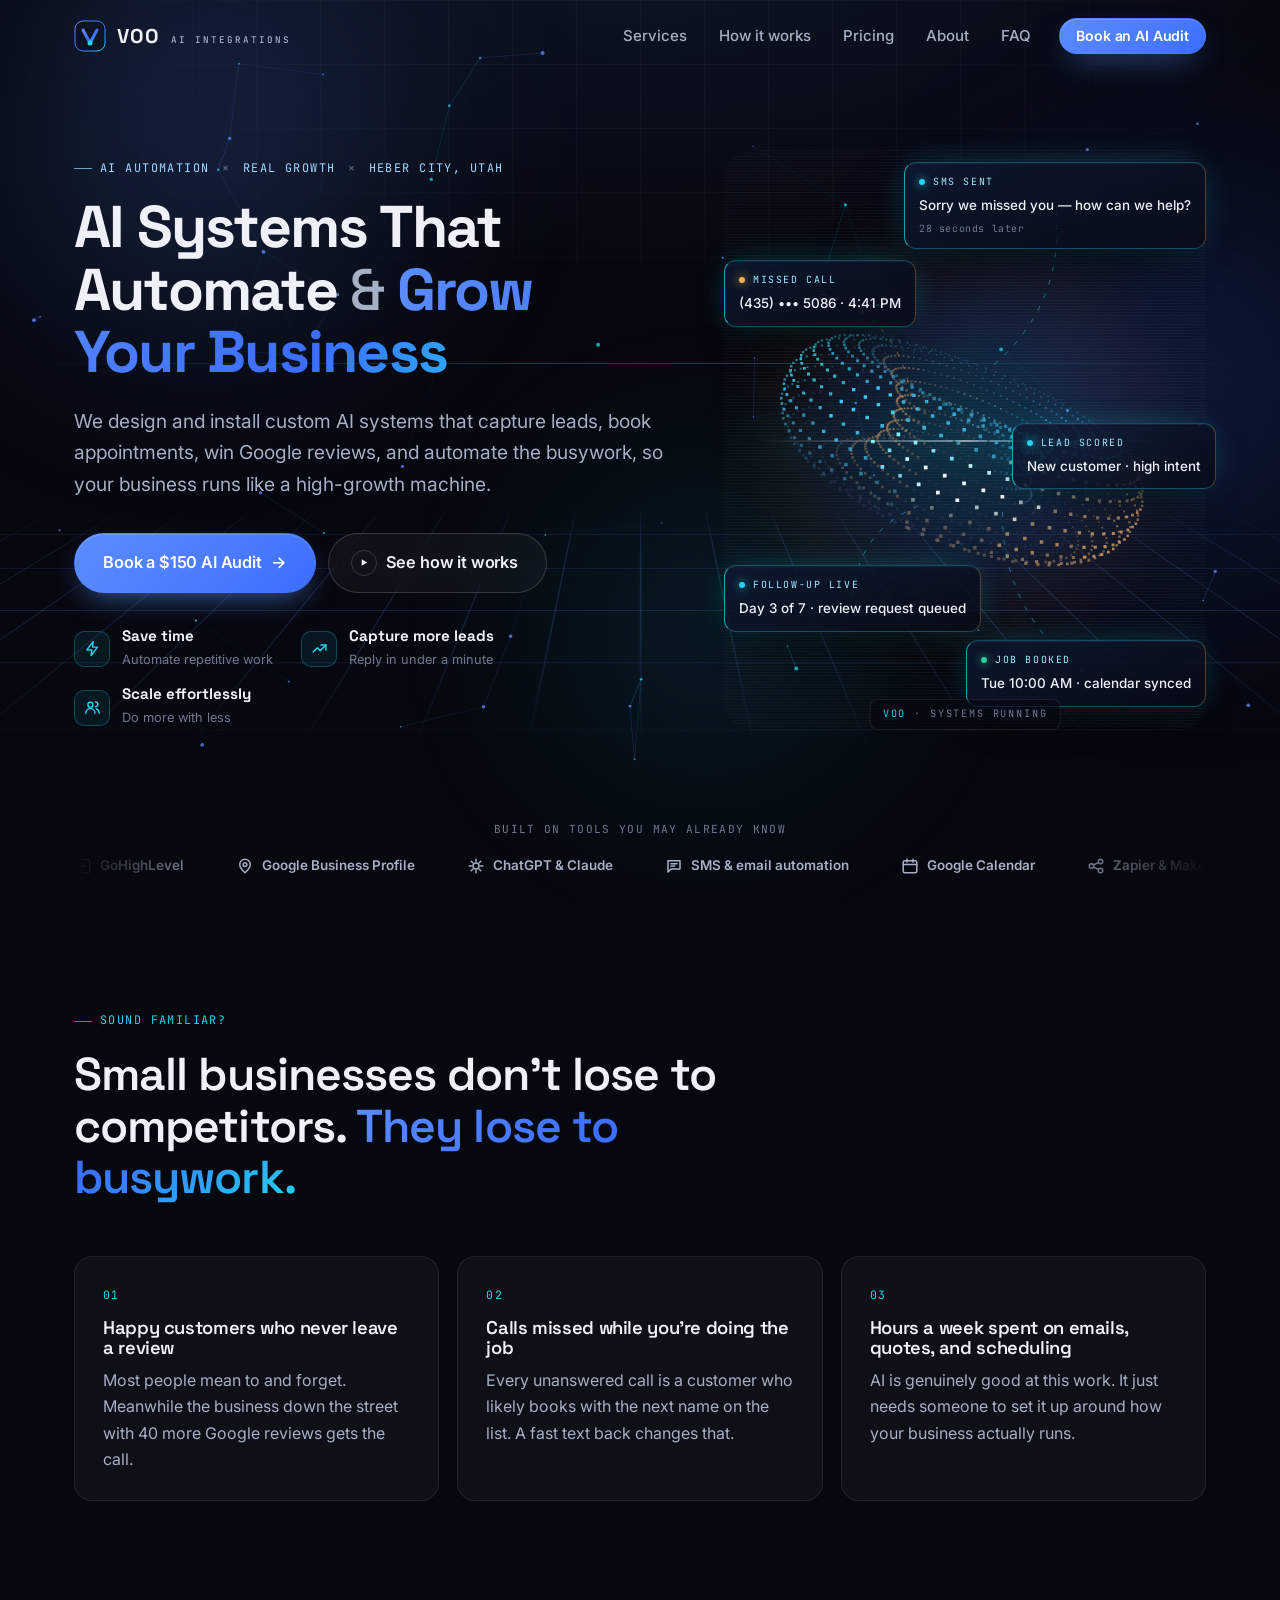
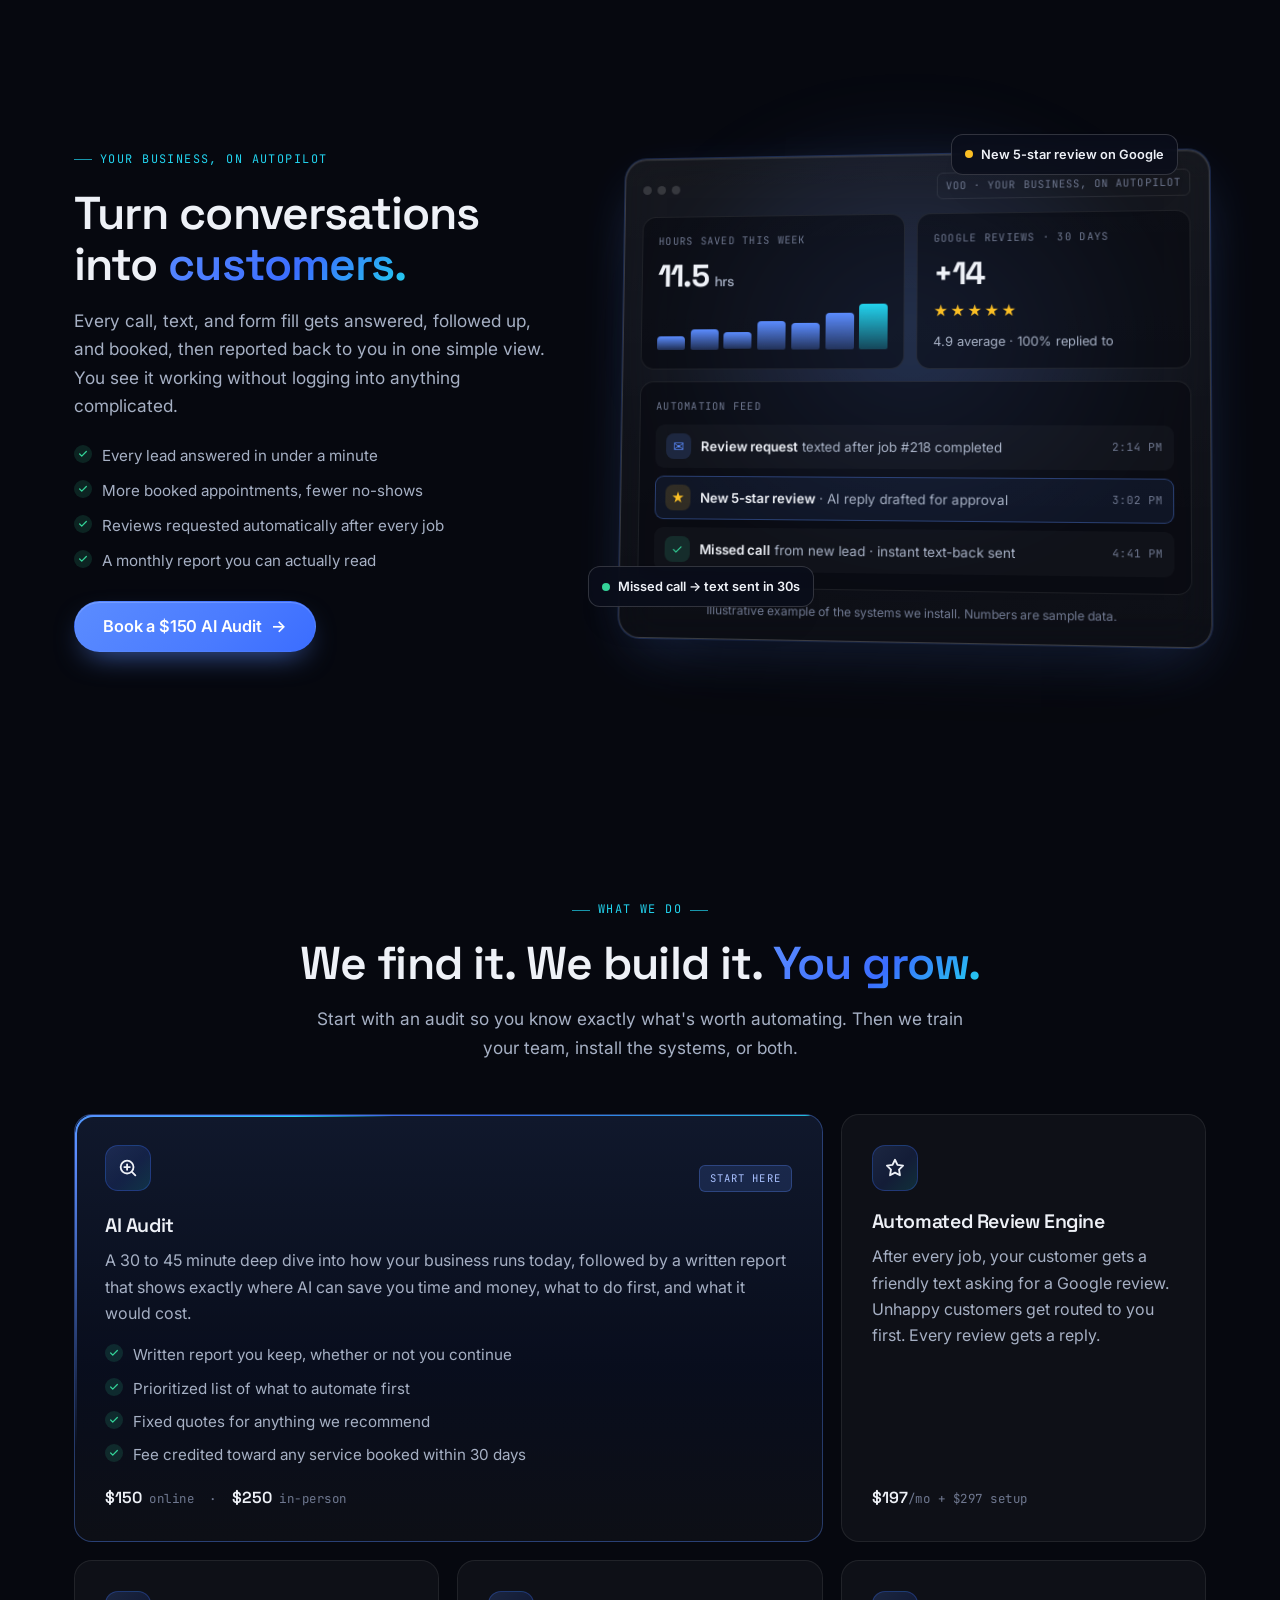
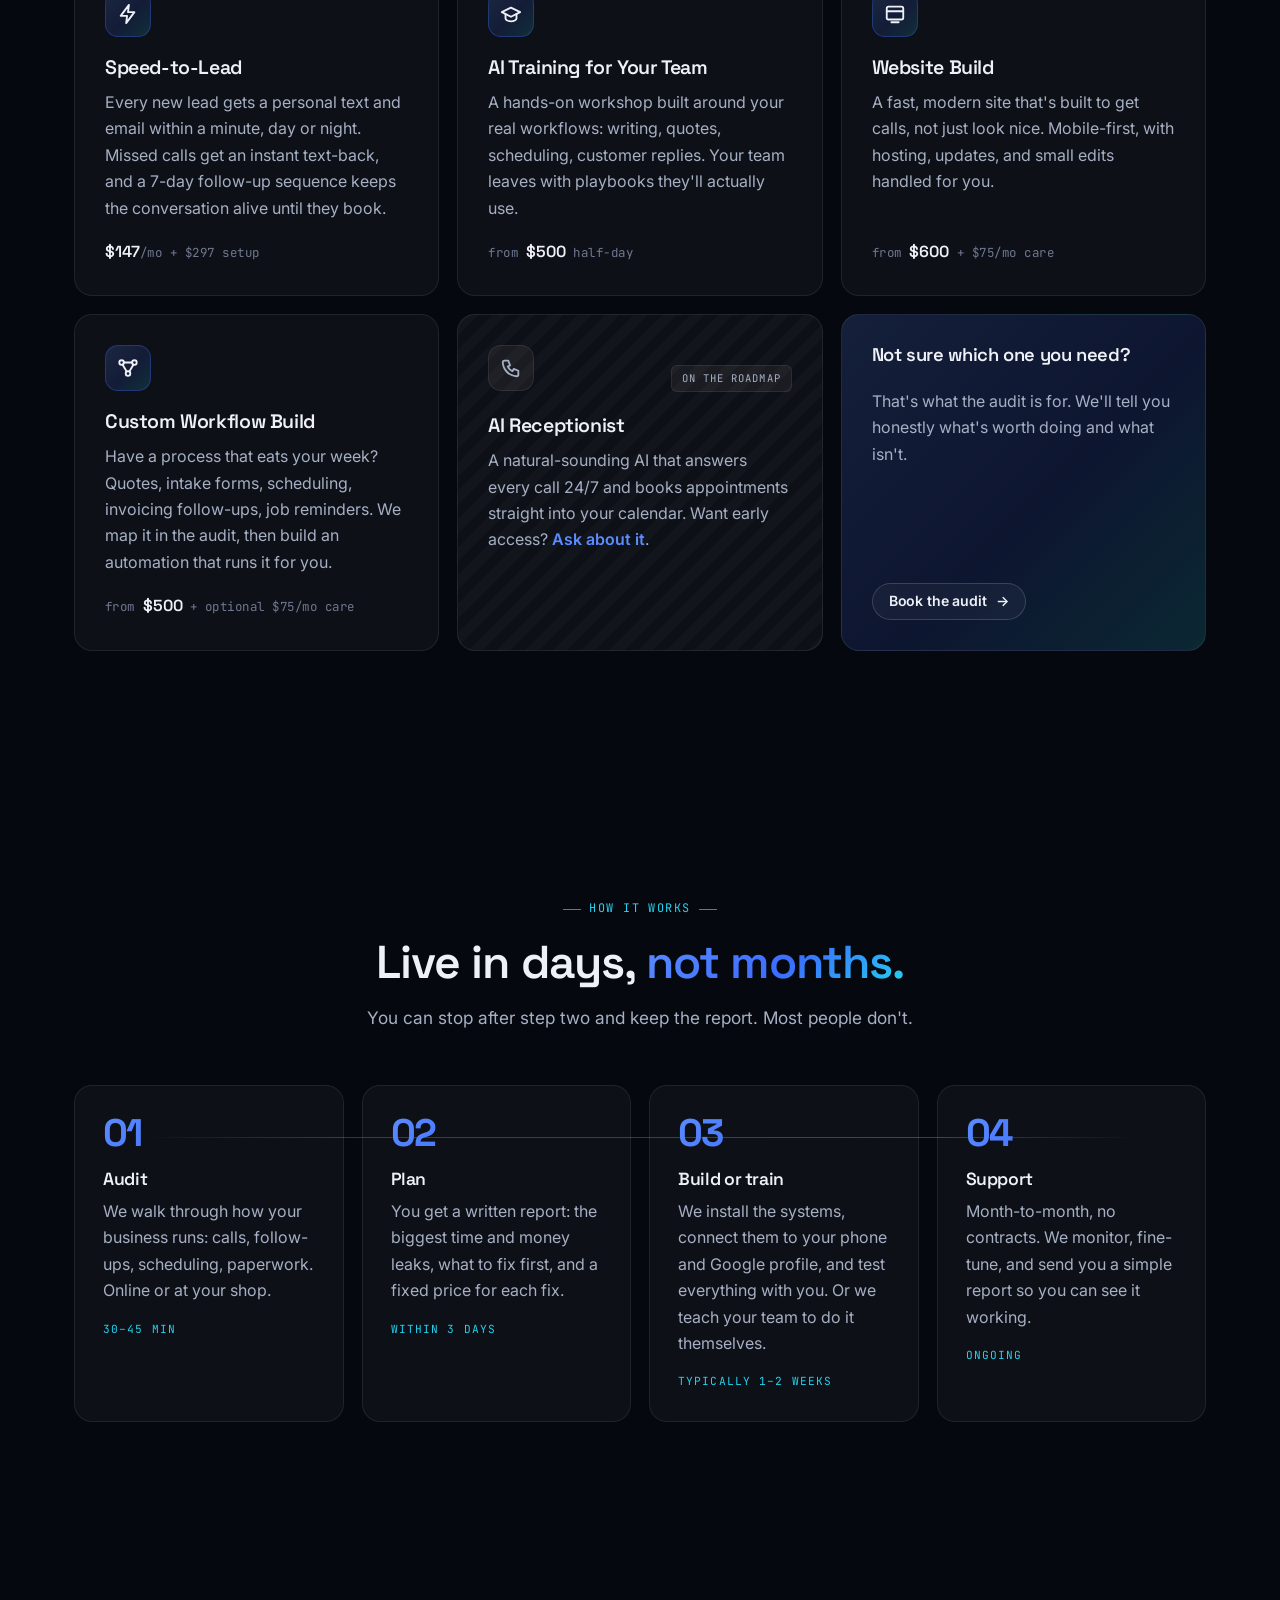
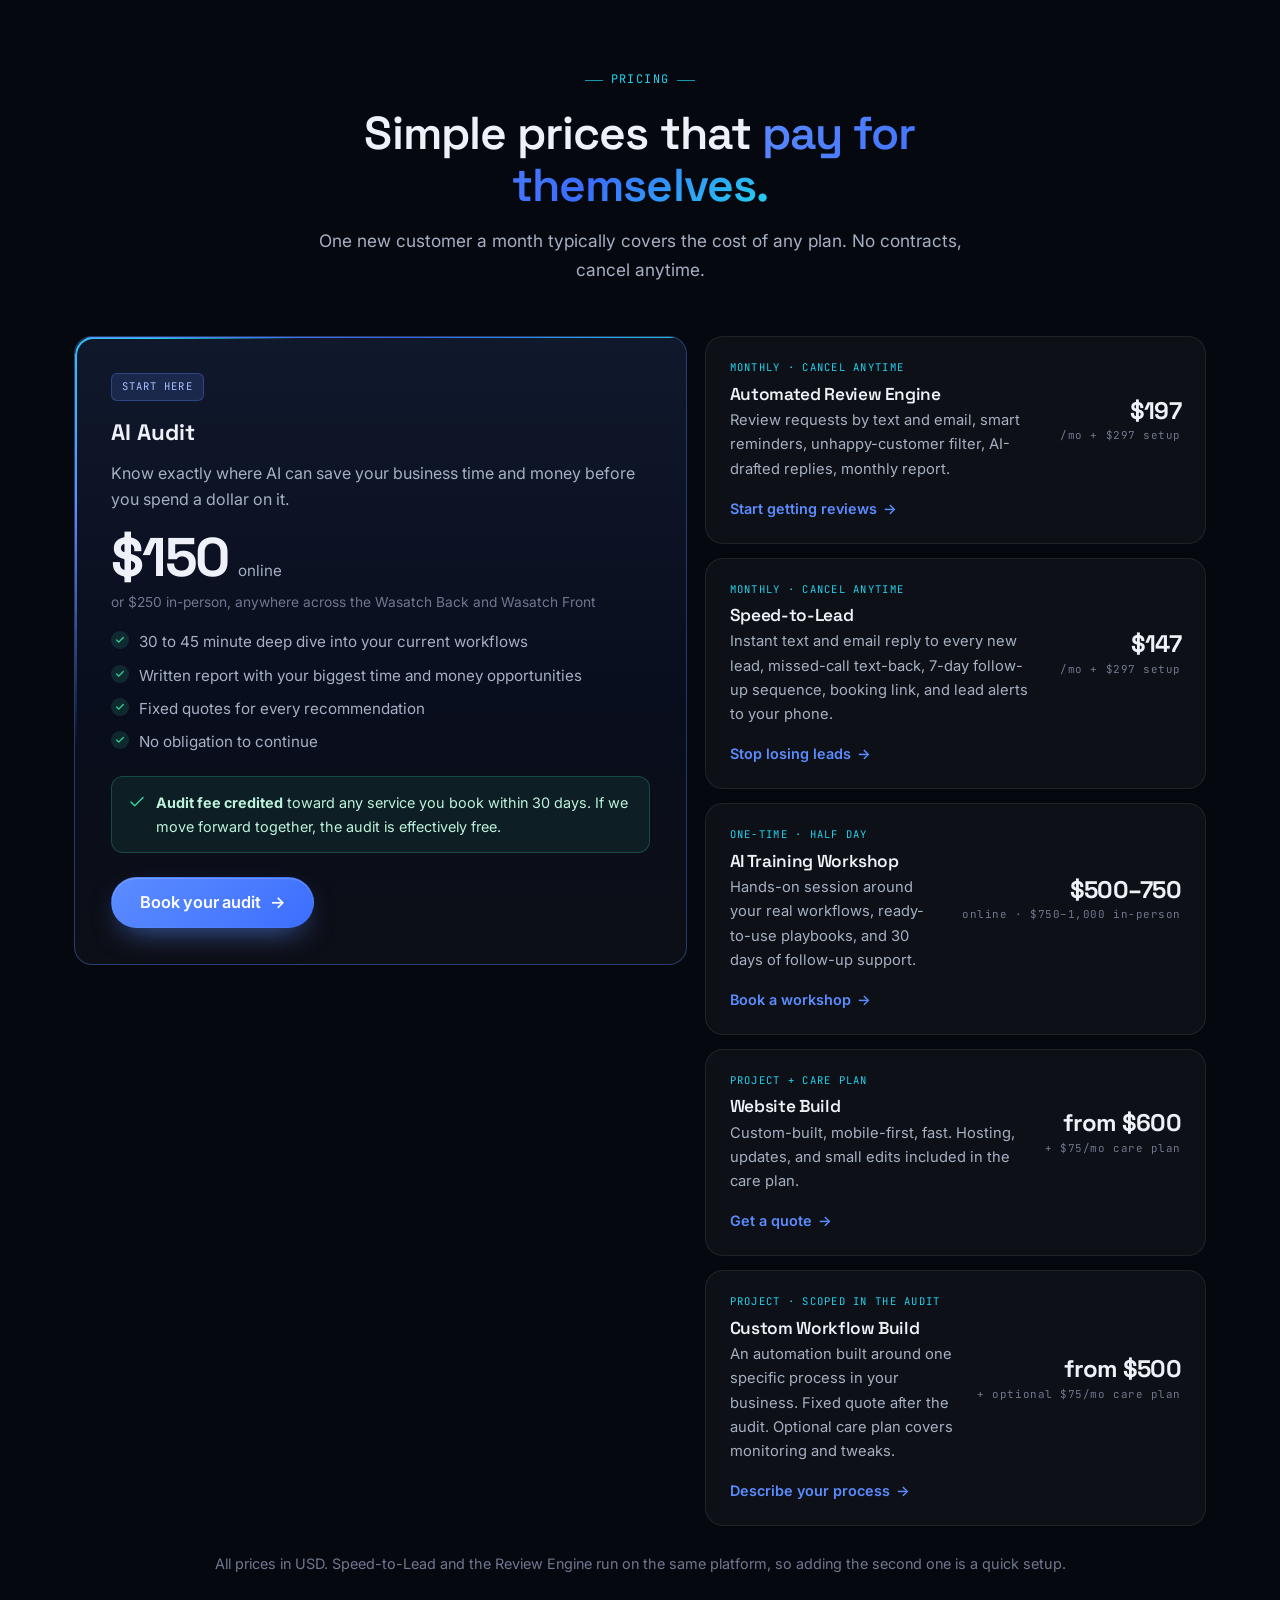
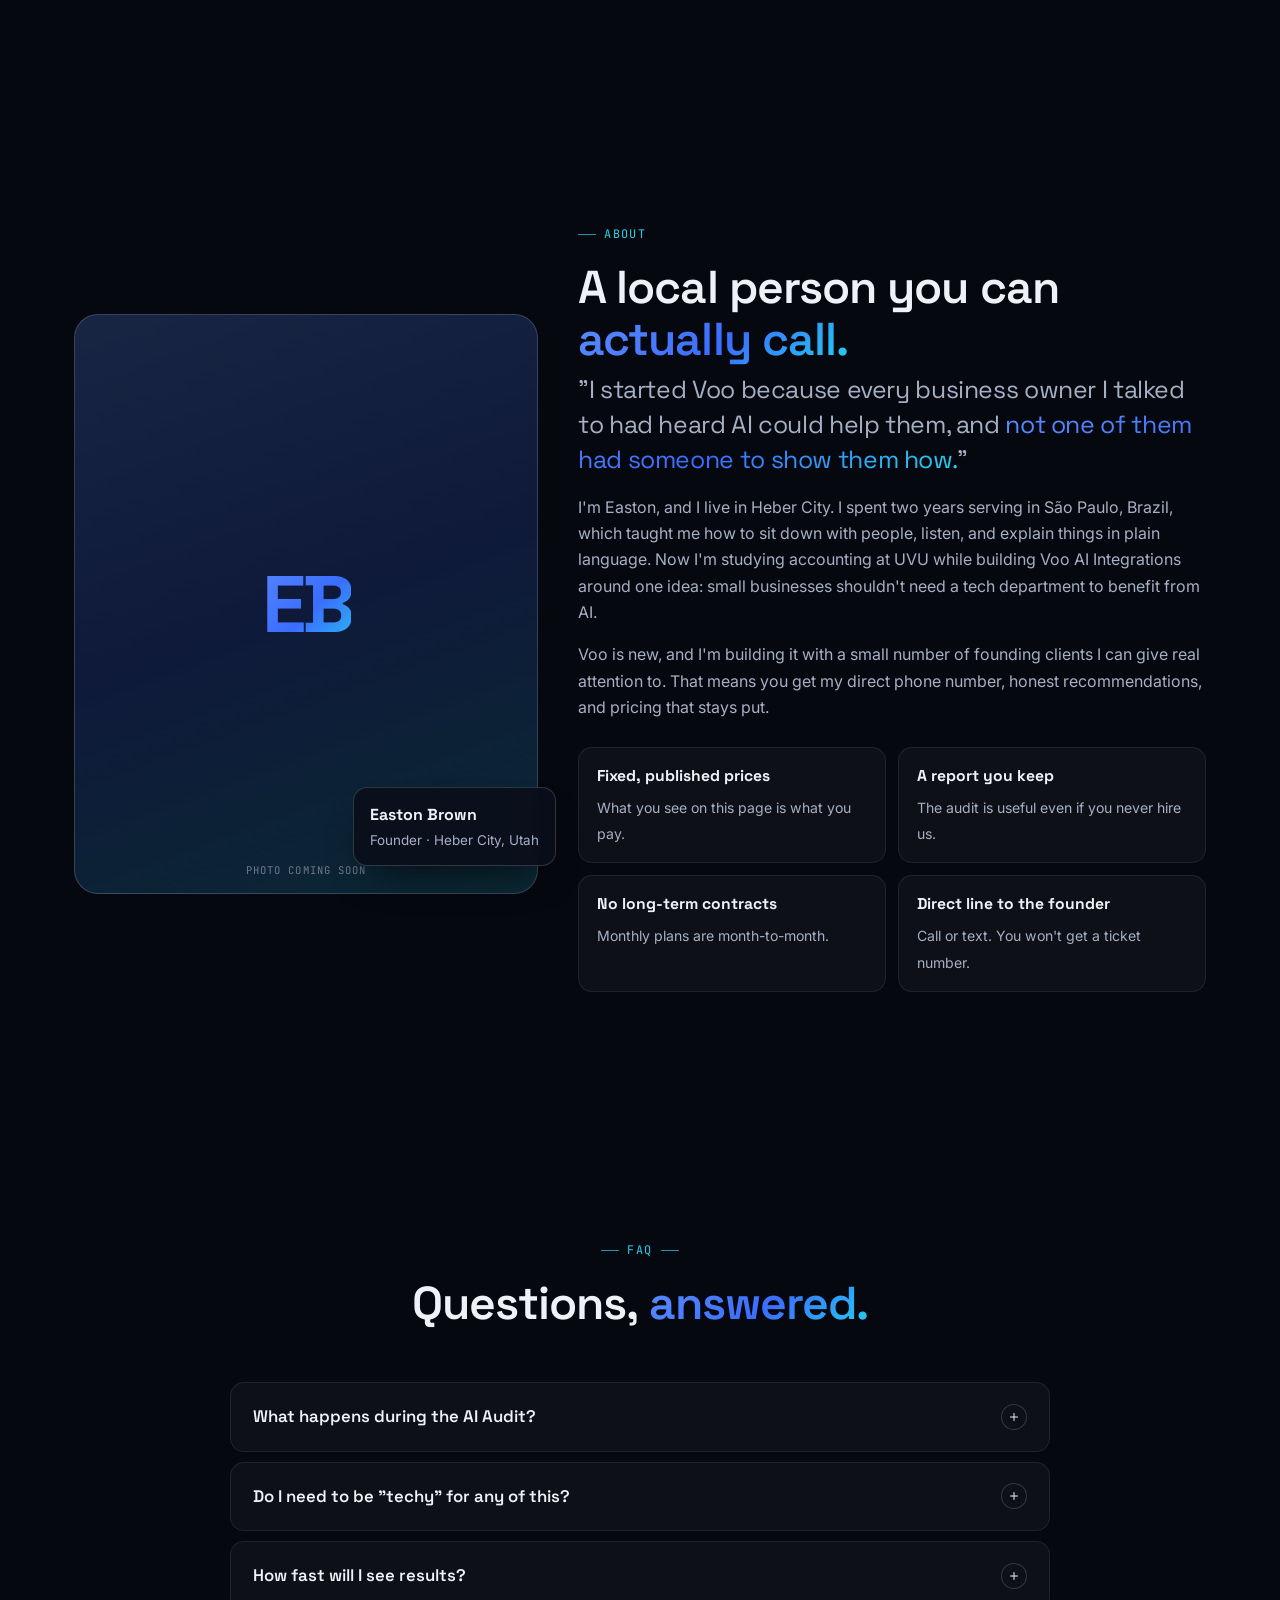
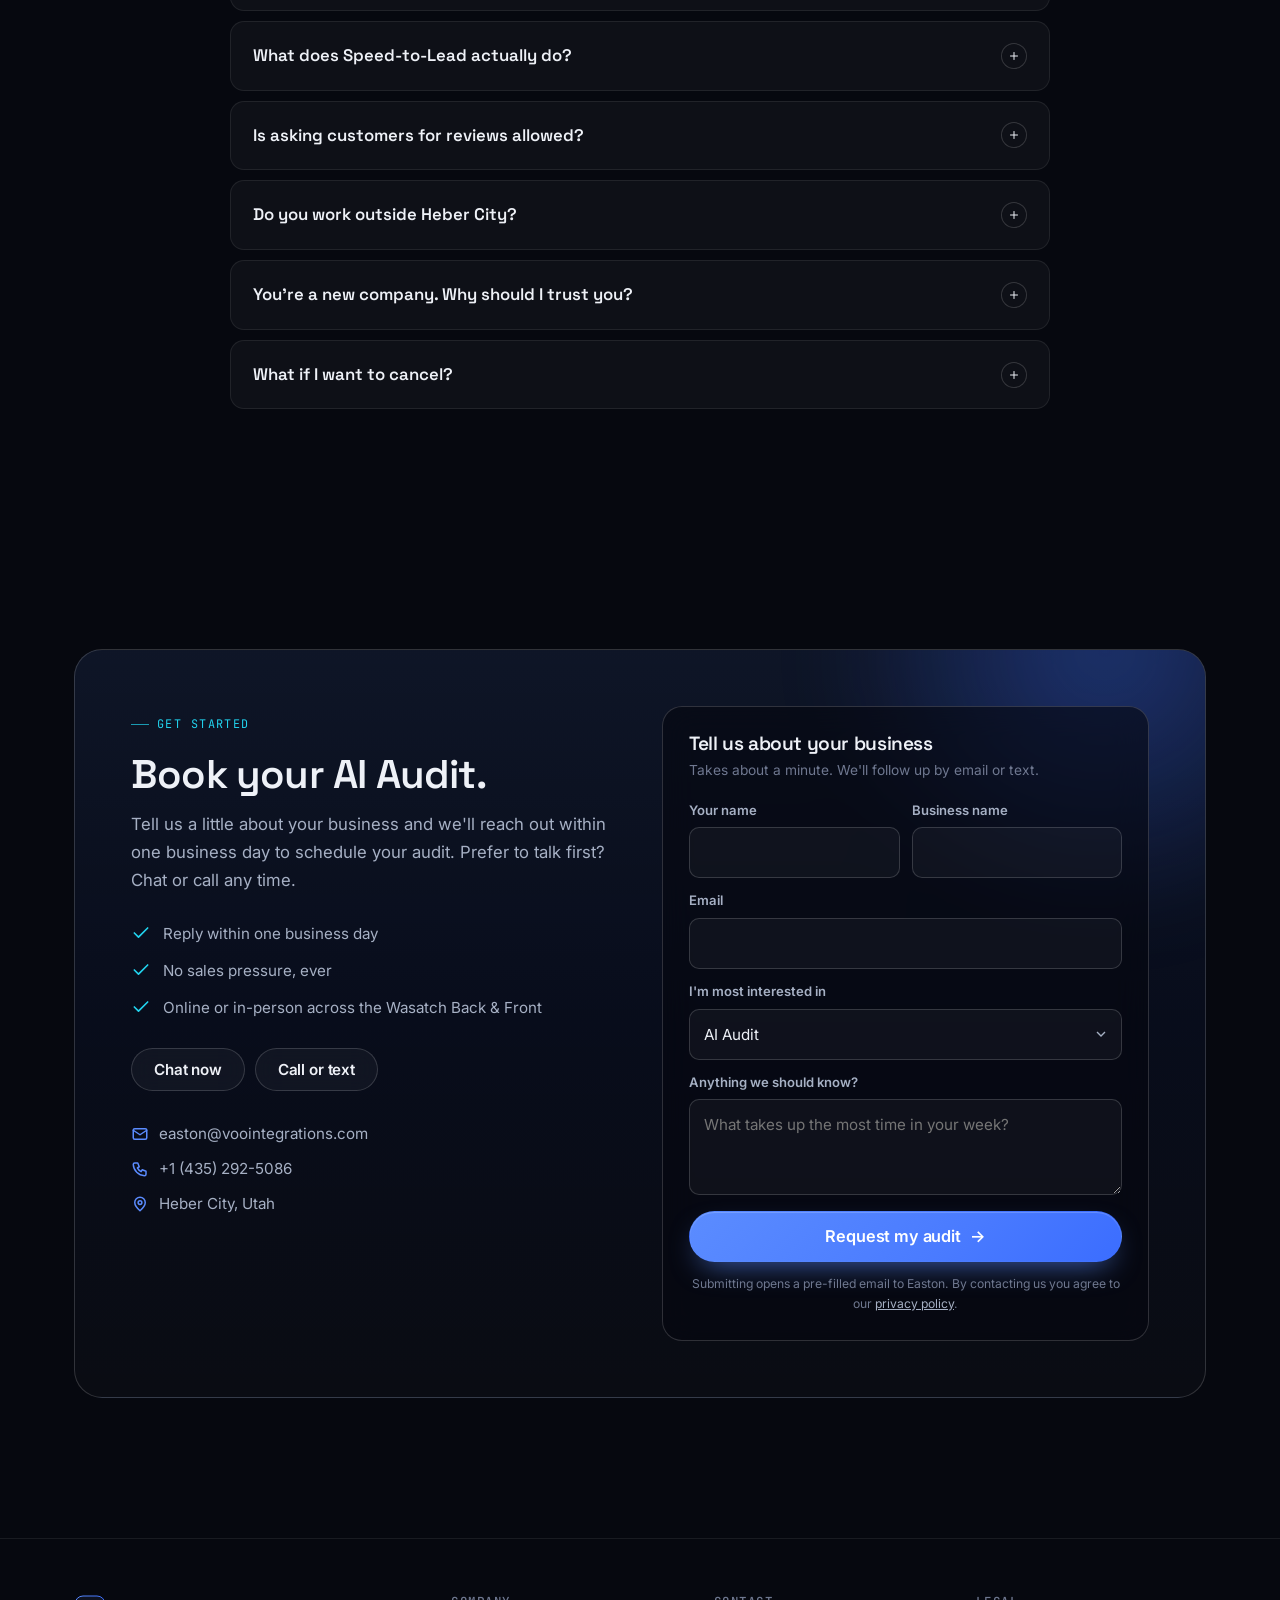
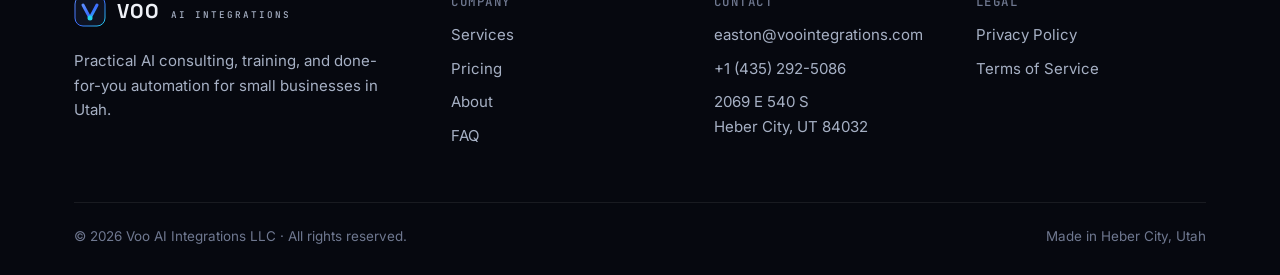
<file: index.html>
<!DOCTYPE html>
<html lang="en">
<head>
<meta charset="UTF-8">
<meta name="viewport" content="width=device-width, initial-scale=1.0">
<title>Voo AI Integrations — Practical AI for Utah Small Businesses</title>
<meta name="description" content="Voo AI Integrations helps Utah small businesses put AI to work: a $150 AI Audit, hands-on team training, and done-for-you systems that win Google reviews and save hours every week. Heber City, Utah.">
<link rel="canonical" href="https://voointegrations.com/">
<meta name="theme-color" content="#06080f">

<link rel="icon" type="image/svg+xml" href="/favicon.svg">
<link rel="apple-touch-icon" href="/apple-touch-icon.png">

<meta property="og:type" content="website">
<meta property="og:site_name" content="Voo AI Integrations">
<meta property="og:url" content="https://voointegrations.com/">
<meta property="og:title" content="Voo AI Integrations — Practical AI for Utah Small Businesses">
<meta property="og:description" content="A $150 AI Audit, hands-on team training, and done-for-you systems that win Google reviews and save hours every week.">
<meta property="og:image" content="https://voointegrations.com/og-image.png">
<meta property="og:image:width" content="1200">
<meta property="og:image:height" content="630">
<meta property="og:locale" content="en_US">
<meta name="twitter:card" content="summary_large_image">
<meta name="twitter:title" content="Voo AI Integrations — Practical AI for Utah Small Businesses">
<meta name="twitter:description" content="A $150 AI Audit, hands-on team training, and done-for-you systems that win Google reviews and save hours every week.">
<meta name="twitter:image" content="https://voointegrations.com/og-image.png">

<link rel="preconnect" href="https://fonts.googleapis.com">
<link rel="preconnect" href="https://fonts.gstatic.com" crossorigin>
<link href="https://fonts.googleapis.com/css2?family=Space+Grotesk:wght@500;600;700&family=Inter:wght@400;500;600&family=JetBrains+Mono:wght@400;500&display=swap" rel="stylesheet">
<link rel="stylesheet" href="/assets/css/site.css">

<!-- ANALYTICS: paste your Google Analytics 4 / Plausible / Meta Pixel snippet here -->

<script type="application/ld+json">
{
  "@context": "https://schema.org",
  "@type": "ProfessionalService",
  "name": "Voo AI Integrations",
  "url": "https://voointegrations.com/",
  "image": "https://voointegrations.com/og-image.png",
  "description": "AI consulting, training, and automation for small businesses in Utah.",
  "telephone": "+14352925086",
  "email": "easton@voointegrations.com",
  "priceRange": "$150 - $1,000",
  "founder": { "@type": "Person", "name": "Easton Brown" },
  "address": {
    "@type": "PostalAddress",
    "streetAddress": "2069 E 540 S",
    "addressLocality": "Heber City",
    "addressRegion": "UT",
    "postalCode": "84032",
    "addressCountry": "US"
  },
  "areaServed": [
    { "@type": "City", "name": "Heber City" },
    { "@type": "City", "name": "Park City" },
    { "@type": "City", "name": "Provo" },
    { "@type": "City", "name": "Salt Lake City" },
    { "@type": "State", "name": "Utah" }
  ],
  "makesOffer": [
    { "@type": "Offer", "name": "AI Audit", "price": "150", "priceCurrency": "USD" },
    { "@type": "Offer", "name": "Automated Review Engine", "price": "197", "priceCurrency": "USD" },
    { "@type": "Offer", "name": "Speed-to-Lead", "price": "147", "priceCurrency": "USD" },
    { "@type": "Offer", "name": "Custom Workflow Build", "price": "500", "priceCurrency": "USD" },
    { "@type": "Offer", "name": "AI Training Workshop", "price": "500", "priceCurrency": "USD" },
    { "@type": "Offer", "name": "Website Build", "price": "600", "priceCurrency": "USD" }
  ]
}
</script>
<script type="application/ld+json">
{
  "@context": "https://schema.org",
  "@type": "FAQPage",
  "mainEntity": [
    { "@type": "Question", "name": "What happens during the AI Audit?", "acceptedAnswer": { "@type": "Answer", "text": "We spend 30 to 45 minutes learning how your business runs today, then hand you a clear written report on where AI could save you real time and money. No jargon, no pressure, no obligation to buy anything." } },
    { "@type": "Question", "name": "Do I need to be techy for any of this?", "acceptedAnswer": { "@type": "Answer", "text": "Not at all. We handle the setup and maintenance, and training is built around the work your team already does." } },
    { "@type": "Question", "name": "How fast will I see results?", "acceptedAnswer": { "@type": "Answer", "text": "The review engine starts sending requests the day it goes live, so new Google reviews typically begin within the first couple of weeks. Training pays off the same week your team learns the workflows." } },
    { "@type": "Question", "name": "What does Speed-to-Lead actually do?", "acceptedAnswer": { "@type": "Answer", "text": "When someone fills out your form, calls and gets no answer, or messages you, they get a personal text and email back within about a minute, any time of day. A short follow-up sequence keeps checking in until they book or reply, and you get an alert on your phone for every new lead. The first business to respond usually gets the job." } },
    { "@type": "Question", "name": "Is asking customers for reviews allowed?", "acceptedAnswer": { "@type": "Answer", "text": "Yes. Politely asking your real customers for honest reviews is fine. We never post fake reviews or offer incentives, which is what gets businesses in trouble." } },
    { "@type": "Question", "name": "Do you work outside Heber City?", "acceptedAnswer": { "@type": "Answer", "text": "Yes. In-person work covers the Wasatch Back and Wasatch Front, including Park City, Provo, and Salt Lake City. Everything can also be done online." } },
    { "@type": "Question", "name": "You are a new company. Why should I trust you?", "acceptedAnswer": { "@type": "Answer", "text": "Because nothing is hidden: fixed published prices, a written audit report you keep whether or not you continue, month-to-month plans, and the founder's direct phone number." } },
    { "@type": "Question", "name": "What if I want to cancel?", "acceptedAnswer": { "@type": "Answer", "text": "There are no long-term contracts. Monthly plans are month-to-month and you can cancel anytime." } }
  ]
}
</script>
</head>
<body>

<a class="skip-link" href="#main">Skip to content</a>

<div class="atmosphere" aria-hidden="true">
  <div class="aurora aurora-1"></div>
  <div class="aurora aurora-2"></div>
  <div class="aurora aurora-3"></div>
</div>

<!-- BEGIN shared:nav -->
<header class="nav" id="nav">
  <nav class="container nav-inner" aria-label="Primary">
    <a href="/" class="logo" aria-label="Voo AI Integrations home">
      <svg class="logo-mark" viewBox="0 0 64 64" aria-hidden="true">
        <defs>
          <linearGradient id="lg" x1="0" y1="0" x2="1" y2="1">
            <stop offset="0" stop-color="#5b8cff"/><stop offset=".55" stop-color="#3b6dff"/><stop offset="1" stop-color="#22d3ee"/>
          </linearGradient>
        </defs>
        <rect x="2" y="2" width="60" height="60" rx="16" fill="#0e1322" stroke="url(#lg)" stroke-width="2"/>
        <path d="M18 20 32 46 46 20" fill="none" stroke="url(#lg)" stroke-width="6" stroke-linecap="round" stroke-linejoin="round"/>
        <circle cx="32" cy="46" r="5" fill="#22d3ee"/>
      </svg>
      <span class="wordmark">VOO<small>AI Integrations</small></span>
    </a>
    <button class="menu-toggle" id="menuToggle" aria-expanded="false" aria-controls="navLinks" aria-label="Open menu"><span></span></button>
    <div class="nav-links" id="navLinks">
      <a href="#services">Services</a>
      <a href="#how">How it works</a>
      <a href="#pricing">Pricing</a>
      <a href="#about">About</a>
      <a href="#faq">FAQ</a>
      <a href="#contact" class="btn btn-primary btn-sm">Book an AI Audit</a>
    </div>
  </nav>
</header>
<!-- END shared:nav -->

<main id="main">

<!-- ============ HERO ============ -->
<section class="hero" aria-labelledby="hero-title">
  <div class="hero-fx" aria-hidden="true">
    <canvas id="constellation"></canvas>
    <div class="grid-floor"></div>
    <div class="glow-line"></div>
  </div>
  <div class="container hero-grid">
    <div class="hero-copy">
      <div class="eyebrow hero-eyebrow"><span>AI automation <span class="x">×</span> Real growth<span class="eb-loc"> <span class="x">×</span> Heber City, Utah</span></span></div>
      <h1 id="hero-title">AI Systems That <br>Automate <span class="amp">&amp;</span> <span class="grad">Grow <br>Your Business</span></h1>
      <p class="lede">We design and install custom AI systems that capture leads, book appointments, win Google reviews, and automate the busywork, so your business runs like a high-growth machine.</p>
      <div class="hero-ctas">
        <a href="#contact" class="btn btn-primary btn-lg">Book a $150 AI Audit <span class="arrow">→</span></a>
        <a href="#how" class="btn btn-ghost btn-lg"><span class="play" aria-hidden="true"><svg viewBox="0 0 24 24" fill="none" stroke="currentColor" stroke-width="2" stroke-linecap="round" stroke-linejoin="round"><path d="m8 5 12 7-12 7V5Z"/></svg></span>See how it works</a>
      </div>
      <div class="benefits">
        <div class="benefit"><span class="b-ic"><svg viewBox="0 0 24 24" fill="none" stroke="currentColor" stroke-width="2" stroke-linecap="round" stroke-linejoin="round" aria-hidden="true"><path d="M13 2 4 14h7l-1 8 9-12h-7l1-8Z"/></svg></span><div><b>Save time</b><span>Automate repetitive work</span></div></div>
        <div class="benefit"><span class="b-ic"><svg viewBox="0 0 24 24" fill="none" stroke="currentColor" stroke-width="2" stroke-linecap="round" stroke-linejoin="round" aria-hidden="true"><path d="M3 17l6-6 4 4 8-8"/><path d="M14 7h7v7"/></svg></span><div><b>Capture more leads</b><span>Reply in under a minute</span></div></div>
        <div class="benefit"><span class="b-ic"><svg viewBox="0 0 24 24" fill="none" stroke="currentColor" stroke-width="2" stroke-linecap="round" stroke-linejoin="round" aria-hidden="true"><circle cx="9" cy="8" r="3.5"/><path d="M2.5 20a6.5 6.5 0 0 1 13 0"/><path d="M16 4a3.5 3.5 0 0 1 0 7M21.5 20a6.5 6.5 0 0 0-4-6"/></svg></span><div><b>Scale effortlessly</b><span>Do more with less</span></div></div>
      </div>
    </div>

    <div class="scene" id="scene" aria-hidden="true">
      <div class="scene-glow"></div>
      <div class="flare"></div>
      <canvas id="torus"></canvas>
      <svg class="filaments" id="filaments"></svg>
      <div class="holo hn-1" style="--sx:150px;--sy:150px"><div class="holo-inner"><span class="h-label"><i class="dot amber"></i>Missed call</span><span class="h-text">(435) ••• 5086 · 4:41 PM</span></div></div>
      <div class="holo hn-2" style="--sx:-150px;--sy:150px"><div class="holo-inner"><span class="h-label"><i class="dot"></i>SMS sent</span><span class="h-text">Sorry we missed you — how can we help?</span><span class="h-sub">28 seconds later</span></div></div>
      <div class="holo hn-3" style="--sx:-170px;--sy:0px"><div class="holo-inner"><span class="h-label"><i class="dot"></i>Lead scored</span><span class="h-text">New customer · high intent</span></div></div>
      <div class="holo hn-4" style="--sx:-140px;--sy:-150px"><div class="holo-inner"><span class="h-label"><i class="dot green"></i>Job booked</span><span class="h-text">Tue 10:00 AM · calendar synced</span></div></div>
      <div class="holo hn-5" style="--sx:150px;--sy:-140px"><div class="holo-inner"><span class="h-label"><i class="dot"></i>Follow-up live</span><span class="h-text">Day 3 of 7 · review request queued</span></div></div>
      <div class="core-tag"><span>Voo</span> · systems running</div>
      <div class="scanlines"></div>
    </div>
  </div>
</section>

<!-- ============ TOOLS STRIP ============ -->
<div class="tools reveal">
  <div class="container tools-inner">
    <span class="lbl">Built on tools you may already know</span>
    <div class="marquee">
      <div class="marquee-track">
        <div class="marquee-group">
          <span class="tool"><svg viewBox="0 0 24 24" fill="none" stroke="currentColor" stroke-width="2" stroke-linecap="round" stroke-linejoin="round" aria-hidden="true"><rect x="3" y="3" width="18" height="18" rx="4"/><path d="M8 12h8M12 8v8"/></svg>GoHighLevel</span>
          <span class="tool"><svg viewBox="0 0 24 24" fill="none" stroke="currentColor" stroke-width="2" stroke-linecap="round" stroke-linejoin="round" aria-hidden="true"><path d="M12 21s7-6.2 7-11a7 7 0 0 0-14 0c0 4.8 7 11 7 11Z"/><circle cx="12" cy="10" r="2.5"/></svg>Google Business Profile</span>
          <span class="tool"><svg viewBox="0 0 24 24" fill="none" stroke="currentColor" stroke-width="2" stroke-linecap="round" stroke-linejoin="round" aria-hidden="true"><path d="M12 3v3M12 18v3M3 12h3M18 12h3M5.6 5.6l2.1 2.1M16.3 16.3l2.1 2.1M5.6 18.4l2.1-2.1M16.3 7.7l2.1-2.1"/><circle cx="12" cy="12" r="4"/></svg>ChatGPT &amp; Claude</span>
          <span class="tool"><svg viewBox="0 0 24 24" fill="none" stroke="currentColor" stroke-width="2" stroke-linecap="round" stroke-linejoin="round" aria-hidden="true"><path d="M4 5h16v11H8l-4 4V5Z"/><path d="M8 9h8M8 12h5"/></svg>SMS &amp; email automation</span>
          <span class="tool"><svg viewBox="0 0 24 24" fill="none" stroke="currentColor" stroke-width="2" stroke-linecap="round" stroke-linejoin="round" aria-hidden="true"><rect x="3" y="5" width="18" height="16" rx="2"/><path d="M3 10h18M8 3v4M16 3v4"/></svg>Google Calendar</span>
          <span class="tool"><svg viewBox="0 0 24 24" fill="none" stroke="currentColor" stroke-width="2" stroke-linecap="round" stroke-linejoin="round" aria-hidden="true"><circle cx="6" cy="12" r="3"/><circle cx="18" cy="6" r="3"/><circle cx="18" cy="18" r="3"/><path d="M8.6 10.7 15.4 7.3M8.6 13.3l6.8 3.4"/></svg>Zapier &amp; Make</span>
        </div>
        <div class="marquee-group" aria-hidden="true">
          <span class="tool"><svg viewBox="0 0 24 24" fill="none" stroke="currentColor" stroke-width="2" stroke-linecap="round" stroke-linejoin="round"><rect x="3" y="3" width="18" height="18" rx="4"/><path d="M8 12h8M12 8v8"/></svg>GoHighLevel</span>
          <span class="tool"><svg viewBox="0 0 24 24" fill="none" stroke="currentColor" stroke-width="2" stroke-linecap="round" stroke-linejoin="round"><path d="M12 21s7-6.2 7-11a7 7 0 0 0-14 0c0 4.8 7 11 7 11Z"/><circle cx="12" cy="10" r="2.5"/></svg>Google Business Profile</span>
          <span class="tool"><svg viewBox="0 0 24 24" fill="none" stroke="currentColor" stroke-width="2" stroke-linecap="round" stroke-linejoin="round"><path d="M12 3v3M12 18v3M3 12h3M18 12h3M5.6 5.6l2.1 2.1M16.3 16.3l2.1 2.1M5.6 18.4l2.1-2.1M16.3 7.7l2.1-2.1"/><circle cx="12" cy="12" r="4"/></svg>ChatGPT &amp; Claude</span>
          <span class="tool"><svg viewBox="0 0 24 24" fill="none" stroke="currentColor" stroke-width="2" stroke-linecap="round" stroke-linejoin="round"><path d="M4 5h16v11H8l-4 4V5Z"/><path d="M8 9h8M8 12h5"/></svg>SMS &amp; email automation</span>
          <span class="tool"><svg viewBox="0 0 24 24" fill="none" stroke="currentColor" stroke-width="2" stroke-linecap="round" stroke-linejoin="round"><rect x="3" y="5" width="18" height="16" rx="2"/><path d="M3 10h18M8 3v4M16 3v4"/></svg>Google Calendar</span>
          <span class="tool"><svg viewBox="0 0 24 24" fill="none" stroke="currentColor" stroke-width="2" stroke-linecap="round" stroke-linejoin="round"><circle cx="6" cy="12" r="3"/><circle cx="18" cy="6" r="3"/><circle cx="18" cy="18" r="3"/><path d="M8.6 10.7 15.4 7.3M8.6 13.3l6.8 3.4"/></svg>Zapier &amp; Make</span>
        </div>
      </div>
    </div>
  </div>
</div>

<!-- ============ PROBLEM ============ -->
<section id="problem" aria-labelledby="problem-title">
  <div class="container">
    <div class="sec-head reveal">
      <div class="eyebrow">Sound familiar?</div>
      <h2 class="sec-title" id="problem-title">Small businesses don't lose to competitors. <span class="grad">They lose to busywork.</span></h2>
    </div>
    <div class="problems">
      <div class="card problem reveal" data-delay="1">
        <div class="num">01</div>
        <h3>Happy customers who never leave a review</h3>
        <p>Most people mean to and forget. Meanwhile the business down the street with 40 more Google reviews gets the call.</p>
      </div>
      <div class="card problem reveal" data-delay="2">
        <div class="num">02</div>
        <h3>Calls missed while you're doing the job</h3>
        <p>Every unanswered call is a customer who likely books with the next name on the list. A fast text back changes that.</p>
      </div>
      <div class="card problem reveal" data-delay="3">
        <div class="num">03</div>
        <h3>Hours a week spent on emails, quotes, and scheduling</h3>
        <p>AI is genuinely good at this work. It just needs someone to set it up around how your business actually runs.</p>
      </div>
    </div>
  </div>
</section>

<!-- ============ PLATFORM / DASHBOARD ============ -->
<section id="platform" aria-labelledby="platform-title">
  <div class="container platform-grid">
    <div class="reveal">
      <div class="eyebrow">Your business, on autopilot</div>
      <h2 class="sec-title" id="platform-title">Turn conversations into <span class="grad">customers.</span></h2>
      <p class="sec-sub">Every call, text, and form fill gets answered, followed up, and booked, then reported back to you in one simple view. You see it working without logging into anything complicated.</p>
      <ul class="checks platform-checks">
        <li>Every lead answered in under a minute</li>
        <li>More booked appointments, fewer no-shows</li>
        <li>Reviews requested automatically after every job</li>
        <li>A monthly report you can actually read</li>
      </ul>
      <a href="#contact" class="btn btn-primary btn-lg">Book a $150 AI Audit <span class="arrow">→</span></a>
    </div>
    <div class="preview-wrap reveal" data-delay="1" aria-hidden="true">
      <div class="chip chip-1"><span class="dot" style="background:#fbbf24"></span>New 5-star review on Google</div>
      <div class="chip chip-2"><span class="dot" style="background:#34d399"></span>Missed call → text sent in 30s</div>
      <div class="preview">
        <div class="preview-bar">
          <div class="dots"><i></i><i></i><i></i></div>
          <span class="tag">Voo · your business, on autopilot</span>
        </div>
        <div class="preview-grid">
          <div class="tile">
            <div class="label">Hours saved this week</div>
            <div class="big"><span data-count="11.5" data-decimals="1">11.5</span><small>hrs</small></div>
            <div class="bars"><i></i><i></i><i></i><i></i><i></i><i></i><i></i></div>
          </div>
          <div class="tile">
            <div class="label">Google reviews · 30 days</div>
            <div class="big">+<span data-count="14">14</span></div>
            <div class="stars" style="margin-top:10px">★★★★★</div>
            <p style="font-size:.8rem;color:var(--muted);margin-top:8px">4.9 average · 100% replied to</p>
          </div>
          <div class="tile wide">
            <div class="label">Automation feed</div>
            <div class="feed">
              <div class="feed-item"><span class="ic msg">✉</span><span><b>Review request</b> texted after job #218 completed</span><time>2:14 PM</time></div>
              <div class="feed-item active"><span class="ic star">★</span><span><b>New 5-star review</b> · AI reply drafted for approval</span><time>3:02 PM</time></div>
              <div class="feed-item"><span class="ic ok">✓</span><span><b>Missed call</b> from new lead · instant text-back sent</span><time>4:41 PM</time></div>
            </div>
          </div>
        </div>
        <p class="preview-note">Illustrative example of the systems we install. Numbers are sample data.</p>
      </div>
    </div>
  </div>
</section>

<!-- ============ SERVICES ============ -->
<section id="services" aria-labelledby="services-title">
  <div class="container">
    <div class="sec-head center reveal">
      <div class="eyebrow">What we do</div>
      <h2 class="sec-title" id="services-title">We find it. We build it. <span class="grad">You grow.</span></h2>
      <p class="sec-sub">Start with an audit so you know exactly what's worth automating. Then we train your team, install the systems, or both.</p>
    </div>
    <div class="bento">
      <div class="card featured span-4 reveal">
        <span class="beam" aria-hidden="true"></span>
        <div class="card-head">
          <div class="svc-icon"><svg viewBox="0 0 24 24" fill="none" stroke="currentColor" stroke-width="2" stroke-linecap="round" stroke-linejoin="round" aria-hidden="true"><circle cx="11" cy="11" r="7"/><path d="m20 20-3.5-3.5M8 11h6M11 8v6"/></svg></div>
          <span class="tag tag-brand">Start here</span>
        </div>
        <h3>AI Audit</h3>
        <p>A 30 to 45 minute deep dive into how your business runs today, followed by a written report that shows exactly where AI can save you time and money, what to do first, and what it would cost.</p>
        <ul class="checks">
          <li>Written report you keep, whether or not you continue</li>
          <li>Prioritized list of what to automate first</li>
          <li>Fixed quotes for anything we recommend</li>
          <li>Fee credited toward any service booked within 30 days</li>
        </ul>
        <div class="price-line"><b>$150</b> online &nbsp;·&nbsp; <b>$250</b> in-person</div>
      </div>

      <div class="card span-2 reveal" data-delay="1">
        <div class="svc-icon"><svg viewBox="0 0 24 24" fill="none" stroke="currentColor" stroke-width="2" stroke-linecap="round" stroke-linejoin="round" aria-hidden="true"><path d="m12 3 2.7 5.6 6.1.9-4.4 4.3 1 6.1L12 17l-5.4 2.9 1-6.1L3.2 9.5l6.1-.9L12 3Z"/></svg></div>
        <h3>Automated Review Engine</h3>
        <p>After every job, your customer gets a friendly text asking for a Google review. Unhappy customers get routed to you first. Every review gets a reply.</p>
        <div class="price-line"><b>$197</b>/mo + $297 setup</div>
      </div>

      <div class="card span-2 reveal" data-delay="1">
        <div class="svc-icon"><svg viewBox="0 0 24 24" fill="none" stroke="currentColor" stroke-width="2" stroke-linecap="round" stroke-linejoin="round" aria-hidden="true"><path d="M13 2 4 14h7l-1 8 9-12h-7l1-8Z"/></svg></div>
        <h3>Speed-to-Lead</h3>
        <p>Every new lead gets a personal text and email within a minute, day or night. Missed calls get an instant text-back, and a 7-day follow-up sequence keeps the conversation alive until they book.</p>
        <div class="price-line"><b>$147</b>/mo + $297 setup</div>
      </div>

      <div class="card span-2 reveal" data-delay="2">
        <div class="svc-icon"><svg viewBox="0 0 24 24" fill="none" stroke="currentColor" stroke-width="2" stroke-linecap="round" stroke-linejoin="round" aria-hidden="true"><path d="M2 10 12 5l10 5-10 5-10-5Z"/><path d="M6 12v5c0 1.5 3 3 6 3s6-1.5 6-3v-5"/></svg></div>
        <h3>AI Training for Your Team</h3>
        <p>A hands-on workshop built around your real workflows: writing, quotes, scheduling, customer replies. Your team leaves with playbooks they'll actually use.</p>
        <div class="price-line">from <b>$500</b> half-day</div>
      </div>

      <div class="card span-2 reveal" data-delay="3">
        <div class="svc-icon"><svg viewBox="0 0 24 24" fill="none" stroke="currentColor" stroke-width="2" stroke-linecap="round" stroke-linejoin="round" aria-hidden="true"><rect x="3" y="4" width="18" height="14" rx="2"/><path d="M3 9h18M8 21h8"/></svg></div>
        <h3>Website Build</h3>
        <p>A fast, modern site that's built to get calls, not just look nice. Mobile-first, with hosting, updates, and small edits handled for you.</p>
        <div class="price-line">from <b>$600</b> + $75/mo care</div>
      </div>

      <div class="card span-2 reveal" data-delay="3">
        <div class="svc-icon"><svg viewBox="0 0 24 24" fill="none" stroke="currentColor" stroke-width="2" stroke-linecap="round" stroke-linejoin="round" aria-hidden="true"><circle cx="5" cy="6" r="2.5"/><circle cx="19" cy="6" r="2.5"/><circle cx="12" cy="18" r="2.5"/><path d="M7.5 6h9M6 8.2l4.5 7.6M18 8.2l-4.5 7.6"/></svg></div>
        <h3>Custom Workflow Build</h3>
        <p>Have a process that eats your week? Quotes, intake forms, scheduling, invoicing follow-ups, job reminders. We map it in the audit, then build an automation that runs it for you.</p>
        <div class="price-line">from <b>$500</b> + optional $75/mo care</div>
      </div>

      <div class="card span-2 roadmap reveal" data-delay="4">
        <div class="card-head">
          <div class="svc-icon"><svg viewBox="0 0 24 24" fill="none" stroke="currentColor" stroke-width="2" stroke-linecap="round" stroke-linejoin="round" aria-hidden="true"><path d="M5 4h4l2 5-2.5 1.5a11 11 0 0 0 5 5L15 13l5 2v4a2 2 0 0 1-2 2A16 16 0 0 1 3 6a2 2 0 0 1 2-2Z"/></svg></div>
          <span class="tag tag-soon">On the roadmap</span>
        </div>
        <h3>AI Receptionist</h3>
        <p>A natural-sounding AI that answers every call 24/7 and books appointments straight into your calendar. Want early access? <button type="button" class="js-open-chat" style="color:var(--brand);font-weight:600;padding:0">Ask about it</button>.</p>
      </div>

      <div class="card span-2 reveal" data-delay="4" style="display:flex;justify-content:center;align-items:flex-start;gap:12px;background:var(--gradient-soft)">
        <h3 style="font-size:1.15rem">Not sure which one you need?</h3>
        <p>That's what the audit is for. We'll tell you honestly what's worth doing and what isn't.</p>
        <a href="#contact" class="btn btn-ghost btn-sm" style="margin-top:auto;align-self:flex-start">Book the audit <span class="arrow">→</span></a>
      </div>
    </div>
  </div>
</section>

<!-- ============ HOW IT WORKS ============ -->
<section id="how" aria-labelledby="how-title">
  <div class="container">
    <div class="sec-head center reveal">
      <div class="eyebrow">How it works</div>
      <h2 class="sec-title" id="how-title">Live in days, <span class="grad">not months.</span></h2>
      <p class="sec-sub">You can stop after step two and keep the report. Most people don't.</p>
    </div>
    <div class="process">
      <div class="card step reveal" data-delay="1">
        <div class="n">01</div>
        <h3>Audit</h3>
        <p>We walk through how your business runs: calls, follow-ups, scheduling, paperwork. Online or at your shop.</p>
        <span class="dur">30–45 min</span>
      </div>
      <div class="card step reveal" data-delay="2">
        <div class="n">02</div>
        <h3>Plan</h3>
        <p>You get a written report: the biggest time and money leaks, what to fix first, and a fixed price for each fix.</p>
        <span class="dur">Within 3 days</span>
      </div>
      <div class="card step reveal" data-delay="3">
        <div class="n">03</div>
        <h3>Build or train</h3>
        <p>We install the systems, connect them to your phone and Google profile, and test everything with you. Or we teach your team to do it themselves.</p>
        <span class="dur">Typically 1–2 weeks</span>
      </div>
      <div class="card step reveal" data-delay="4">
        <div class="n">04</div>
        <h3>Support</h3>
        <p>Month-to-month, no contracts. We monitor, fine-tune, and send you a simple report so you can see it working.</p>
        <span class="dur">Ongoing</span>
      </div>
    </div>
  </div>
</section>

<!-- ============ PRICING ============ -->
<section id="pricing" aria-labelledby="pricing-title">
  <div class="container">
    <div class="sec-head center reveal">
      <div class="eyebrow">Pricing</div>
      <h2 class="sec-title" id="pricing-title">Simple prices that <span class="grad">pay for themselves.</span></h2>
      <p class="sec-sub">One new customer a month typically covers the cost of any plan. No contracts, cancel anytime.</p>
    </div>
    <div class="pricing-layout">
      <div class="card featured plan-hero reveal" style="display:flex;flex-direction:column">
        <span class="beam slow" aria-hidden="true"></span>
        <span class="tag tag-brand">Start here</span>
        <div class="plan-name">AI Audit</div>
        <p>Know exactly where AI can save your business time and money before you spend a dollar on it.</p>
        <div class="price"><span class="amt">$150</span><span class="per">online</span></div>
        <p class="fine">or $250 in-person, anywhere across the Wasatch Back and Wasatch Front</p>
        <ul class="checks">
          <li>30 to 45 minute deep dive into your current workflows</li>
          <li>Written report with your biggest time and money opportunities</li>
          <li>Fixed quotes for every recommendation</li>
          <li>No obligation to continue</li>
        </ul>
        <div class="credit-note">
          <svg viewBox="0 0 24 24" fill="none" stroke="currentColor" stroke-width="2" stroke-linecap="round" stroke-linejoin="round" aria-hidden="true"><path d="M20 6 9 17l-5-5"/></svg>
          <span><b>Audit fee credited</b> toward any service you book within 30 days. If we move forward together, the audit is effectively free.</span>
        </div>
        <a href="#contact" class="btn btn-primary btn-lg">Book your audit <span class="arrow">→</span></a>
      </div>

      <div class="plan-list">
        <div class="card plan-row reveal" data-delay="1">
          <div>
            <div class="kind">Monthly · cancel anytime</div>
            <h3>Automated Review Engine</h3>
            <p>Review requests by text and email, smart reminders, unhappy-customer filter, AI-drafted replies, monthly report.</p>
          </div>
          <div class="amt">$197<small>/mo + $297 setup</small></div>
          <a href="#contact" class="row-cta">Start getting reviews <span class="arrow">→</span></a>
        </div>
        <div class="card plan-row reveal" data-delay="2">
          <div>
            <div class="kind">Monthly · cancel anytime</div>
            <h3>Speed-to-Lead</h3>
            <p>Instant text and email reply to every new lead, missed-call text-back, 7-day follow-up sequence, booking link, and lead alerts to your phone.</p>
          </div>
          <div class="amt">$147<small>/mo + $297 setup</small></div>
          <a href="#contact" class="row-cta">Stop losing leads <span class="arrow">→</span></a>
        </div>
        <div class="card plan-row reveal" data-delay="2">
          <div>
            <div class="kind">One-time · half day</div>
            <h3>AI Training Workshop</h3>
            <p>Hands-on session around your real workflows, ready-to-use playbooks, and 30 days of follow-up support.</p>
          </div>
          <div class="amt">$500–750<small>online · $750–1,000 in-person</small></div>
          <a href="#contact" class="row-cta">Book a workshop <span class="arrow">→</span></a>
        </div>
        <div class="card plan-row reveal" data-delay="3">
          <div>
            <div class="kind">Project + care plan</div>
            <h3>Website Build</h3>
            <p>Custom-built, mobile-first, fast. Hosting, updates, and small edits included in the care plan.</p>
          </div>
          <div class="amt">from $600<small>+ $75/mo care plan</small></div>
          <a href="#contact" class="row-cta">Get a quote <span class="arrow">→</span></a>
        </div>
        <div class="card plan-row reveal" data-delay="3">
          <div>
            <div class="kind">Project · scoped in the audit</div>
            <h3>Custom Workflow Build</h3>
            <p>An automation built around one specific process in your business. Fixed quote after the audit. Optional care plan covers monitoring and tweaks.</p>
          </div>
          <div class="amt">from $500<small>+ optional $75/mo care plan</small></div>
          <a href="#contact" class="row-cta">Describe your process <span class="arrow">→</span></a>
        </div>
      </div>
    </div>
    <p class="pricing-foot reveal">All prices in USD. Speed-to-Lead and the Review Engine run on the same platform, so adding the second one is a quick setup.</p>
  </div>
</section>

<!-- ============ ABOUT / FOUNDER ============ -->
<section id="about" aria-labelledby="about-title">
  <div class="container">
    <div class="founder">
      <div class="founder-visual reveal">
        <div class="founder-photo">
          <!-- TODO(owner): replace this placeholder with a real photo:
               <img src="/assets/img/easton.jpg" alt="Easton Brown, founder of Voo AI Integrations"> -->
          <span class="initials" aria-hidden="true">EB</span>
          <span class="placeholder-note">Photo coming soon</span>
        </div>
        <div class="founder-card">
          <b>Easton Brown</b>
          <span>Founder · Heber City, Utah</span>
        </div>
      </div>
      <div class="founder-copy reveal" data-delay="1">
        <div class="eyebrow">About</div>
        <h2 class="sec-title" id="about-title">A local person you can <span class="grad">actually call.</span></h2>
        <p class="quote">"I started Voo because every business owner I talked to had heard AI could help them, and <em>not one of them had someone to show them how.</em>"</p>
        <!-- TODO(owner): edit this bio however you like -->
        <p>I'm Easton, and I live in Heber City. I spent two years serving in São Paulo, Brazil, which taught me how to sit down with people, listen, and explain things in plain language. Now I'm studying accounting at UVU while building Voo AI Integrations around one idea: small businesses shouldn't need a tech department to benefit from AI.</p>
        <p>Voo is new, and I'm building it with a small number of founding clients I can give real attention to. That means you get my direct phone number, honest recommendations, and pricing that stays put.</p>
        <div class="promises">
          <div class="promise"><b>Fixed, published prices</b><span>What you see on this page is what you pay.</span></div>
          <div class="promise"><b>A report you keep</b><span>The audit is useful even if you never hire us.</span></div>
          <div class="promise"><b>No long-term contracts</b><span>Monthly plans are month-to-month.</span></div>
          <div class="promise"><b>Direct line to the founder</b><span>Call or text. You won't get a ticket number.</span></div>
        </div>
      </div>
    </div>
  </div>
</section>

<!-- ============ TESTIMONIALS (hidden until you have real ones) ============
     To enable: remove the `hidden` attribute below, replace the three quotes with real,
     permission-granted client feedback, and add <a href="#testimonials">Results</a> to the nav. -->
<section id="testimonials" aria-labelledby="testimonials-title" hidden>
  <div class="container">
    <div class="sec-head center reveal">
      <div class="eyebrow">Results</div>
      <h2 class="sec-title" id="testimonials-title">What clients say.</h2>
    </div>
    <div class="testimonials">
      <div class="card testimonial reveal" data-delay="1"><blockquote>"Quote goes here."</blockquote><div class="who"><b>Client name</b>Business · City</div></div>
      <div class="card testimonial reveal" data-delay="2"><blockquote>"Quote goes here."</blockquote><div class="who"><b>Client name</b>Business · City</div></div>
      <div class="card testimonial reveal" data-delay="3"><blockquote>"Quote goes here."</blockquote><div class="who"><b>Client name</b>Business · City</div></div>
    </div>
  </div>
</section>

<!-- ============ FAQ ============ -->
<section id="faq" aria-labelledby="faq-title">
  <div class="container">
    <div class="sec-head center reveal">
      <div class="eyebrow">FAQ</div>
      <h2 class="sec-title" id="faq-title">Questions, <span class="grad">answered.</span></h2>
    </div>
    <div class="faq-list reveal">
      <details>
        <summary>What happens during the AI Audit?</summary>
        <p>We spend 30 to 45 minutes learning how your business runs today, then hand you a clear written report on where AI could save you real time and money. No jargon, no pressure, no obligation to buy anything.</p>
      </details>
      <details>
        <summary>Do I need to be "techy" for any of this?</summary>
        <p>Not at all. We handle the setup and maintenance, and training is built around the work your team already does. The only difference you'll notice is the busywork shrinking and the reviews showing up.</p>
      </details>
      <details>
        <summary>How fast will I see results?</summary>
        <p>The review engine starts sending requests the day it goes live, so new Google reviews typically begin within the first couple of weeks. Training pays off the same week your team learns the workflows.</p>
      </details>
      <details>
        <summary>What does Speed-to-Lead actually do?</summary>
        <p>When someone fills out your form, calls and gets no answer, or messages you, they get a personal text and email back within about a minute, even at 9 PM on a Saturday. Then a short follow-up sequence keeps checking in until they book or reply. You get an alert on your phone for every new lead. The reason it works is simple: the first business to respond usually gets the job.</p>
      </details>
      <details>
        <summary>Is asking customers for reviews allowed?</summary>
        <p>Yes. Politely asking your real customers for honest reviews is completely fine. We never post fake reviews or offer incentives, which is what gets businesses in trouble.</p>
      </details>
      <details>
        <summary>Do you work outside Heber City?</summary>
        <p>Yes. In-person work covers the Wasatch Back and Wasatch Front, including Park City, Provo, and Salt Lake City. Everything can also be done online, wherever you are.</p>
      </details>
      <details>
        <summary>You're a new company. Why should I trust you?</summary>
        <p>Because nothing is hidden. Prices are fixed and published, the audit gives you a written report you keep whether or not you continue, plans are month-to-month, and you get the founder's direct phone number.</p>
      </details>
      <details>
        <summary>What if I want to cancel?</summary>
        <p>No long-term contracts. Monthly plans are month-to-month and you can cancel anytime.</p>
      </details>
    </div>
  </div>
</section>

<!-- ============ CONTACT / LEAD CAPTURE ============ -->
<section id="contact" aria-labelledby="contact-title">
  <div class="container">
    <div class="contact-shell reveal">
      <div class="contact-grid">
        <div class="contact-intro">
          <div class="eyebrow">Get started</div>
          <h2 id="contact-title">Book your AI Audit.</h2>
          <p>Tell us a little about your business and we'll reach out within one business day to schedule your audit. Prefer to talk first? Chat or call any time.</p>
          <ul class="contact-points">
            <li><svg viewBox="0 0 24 24" fill="none" stroke="currentColor" stroke-width="2" stroke-linecap="round" stroke-linejoin="round" aria-hidden="true"><path d="M20 6 9 17l-5-5"/></svg>Reply within one business day</li>
            <li><svg viewBox="0 0 24 24" fill="none" stroke="currentColor" stroke-width="2" stroke-linecap="round" stroke-linejoin="round" aria-hidden="true"><path d="M20 6 9 17l-5-5"/></svg>No sales pressure, ever</li>
            <li><svg viewBox="0 0 24 24" fill="none" stroke="currentColor" stroke-width="2" stroke-linecap="round" stroke-linejoin="round" aria-hidden="true"><path d="M20 6 9 17l-5-5"/></svg>Online or in-person across the Wasatch Back &amp; Front</li>
          </ul>
          <div class="contact-alt">
            <button type="button" class="btn btn-ghost js-open-chat">Chat now</button>
            <a href="tel:+14352925086" class="btn btn-ghost">Call or text</a>
          </div>
          <div class="contact-direct">
            <a href="mailto:easton@voointegrations.com"><svg viewBox="0 0 24 24" fill="none" stroke="currentColor" stroke-width="2" stroke-linecap="round" stroke-linejoin="round" aria-hidden="true"><rect x="3" y="5" width="18" height="14" rx="2"/><path d="m3 7 9 6 9-6"/></svg>easton@voointegrations.com</a>
            <a href="tel:+14352925086"><svg viewBox="0 0 24 24" fill="none" stroke="currentColor" stroke-width="2" stroke-linecap="round" stroke-linejoin="round" aria-hidden="true"><path d="M5 4h4l2 5-2.5 1.5a11 11 0 0 0 5 5L15 13l5 2v4a2 2 0 0 1-2 2A16 16 0 0 1 3 6a2 2 0 0 1 2-2Z"/></svg>+1 (435) 292-5086</a>
            <span><svg viewBox="0 0 24 24" fill="none" stroke="currentColor" stroke-width="2" stroke-linecap="round" stroke-linejoin="round" aria-hidden="true"><path d="M12 21s7-6.2 7-11a7 7 0 0 0-14 0c0 4.8 7 11 7 11Z"/><circle cx="12" cy="10" r="2.5"/></svg>Heber City, Utah</span>
          </div>
        </div>

        <div class="lead-box">
          <h3>Tell us about your business</h3>
          <p class="hint">Takes about a minute. We'll follow up by email or text.</p>

          <!-- ==========================================================
               TODO(owner): PASTE YOUR GOHIGHLEVEL FORM EMBED CODE INSIDE
               THE DIV BELOW (the <iframe> plus the form_embed.js <script>).
               The fallback form underneath hides itself automatically once
               the embed is present. Add title="Contact form" to the iframe.
               ========================================================== -->
          <div id="ghl-form-slot"></div>

          <form class="fallback-form" id="fallbackForm" action="mailto:easton@voointegrations.com" method="post" enctype="text/plain" novalidate>
            <div class="field-row">
              <div class="field"><label for="f-name">Your name</label><input id="f-name" name="name" type="text" autocomplete="name" required></div>
              <div class="field"><label for="f-biz">Business name</label><input id="f-biz" name="business" type="text" autocomplete="organization" required></div>
            </div>
            <div class="field"><label for="f-email">Email</label><input id="f-email" name="email" type="email" autocomplete="email" required></div>
            <div class="field">
              <label for="f-interest">I'm most interested in</label>
              <select id="f-interest" name="interest">
                <option>AI Audit</option>
                <option>Automated Review Engine</option>
                <option>Speed-to-Lead</option>
                <option>Custom Workflow Build</option>
                <option>AI Training Workshop</option>
                <option>Website Build</option>
                <option>Not sure yet</option>
              </select>
            </div>
            <div class="field"><label for="f-msg">Anything we should know?</label><textarea id="f-msg" name="message" placeholder="What takes up the most time in your week?"></textarea></div>
            <button type="submit" class="btn btn-primary btn-lg">Request my audit <span class="arrow">→</span></button>
            <p class="form-fine">Submitting opens a pre-filled email to Easton. By contacting us you agree to our <a href="/privacy-policy/">privacy policy</a>.</p>
          </form>
        </div>
      </div>
    </div>
  </div>
</section>

</main>

<!-- BEGIN shared:footer -->
<footer class="footer">
  <div class="container">
    <div class="footer-grid">
      <div class="footer-brand">
        <a href="/" class="logo" aria-label="Voo AI Integrations home">
          <svg class="logo-mark" viewBox="0 0 64 64" aria-hidden="true">
            <rect x="2" y="2" width="60" height="60" rx="16" fill="#0e1322" stroke="url(#lg)" stroke-width="2"/>
            <path d="M18 20 32 46 46 20" fill="none" stroke="url(#lg)" stroke-width="6" stroke-linecap="round" stroke-linejoin="round"/>
            <circle cx="32" cy="46" r="5" fill="#22d3ee"/>
          </svg>
          <span class="wordmark">VOO<small>AI Integrations</small></span>
        </a>
        <p>Practical AI consulting, training, and done-for-you automation for small businesses in Utah.</p>
      </div>
      <div class="footer-col">
        <h4>Company</h4>
        <a href="#services">Services</a>
        <a href="#pricing">Pricing</a>
        <a href="#about">About</a>
        <a href="#faq">FAQ</a>
      </div>
      <div class="footer-col">
        <h4>Contact</h4>
        <a href="mailto:easton@voointegrations.com">easton@voointegrations.com</a>
        <a href="tel:+14352925086">+1 (435) 292-5086</a>
        <p>2069 E 540 S<br>Heber City, UT 84032</p>
      </div>
      <div class="footer-col">
        <h4>Legal</h4>
        <a href="/privacy-policy/">Privacy Policy</a>
        <a href="/terms-of-service/">Terms of Service</a>
      </div>
    </div>
    <div class="footer-bottom">
      <span>© <span data-year>2026</span> Voo AI Integrations LLC · All rights reserved.</span>
      <span>Made in Heber City, Utah</span>
    </div>
  </div>
</footer>
<!-- END shared:footer -->

<script src="/assets/js/site.js" defer></script>
<!-- GoHighLevel chat widget -->
<script src="https://widgets.leadconnectorhq.com/loader.js" data-resources-url="https://widgets.leadconnectorhq.com/chat-widget/loader.js" data-widget-id="6a70d0c471ef06cc77071459" data-source="WEB_USER"></script>
</body>
</html>
</file>
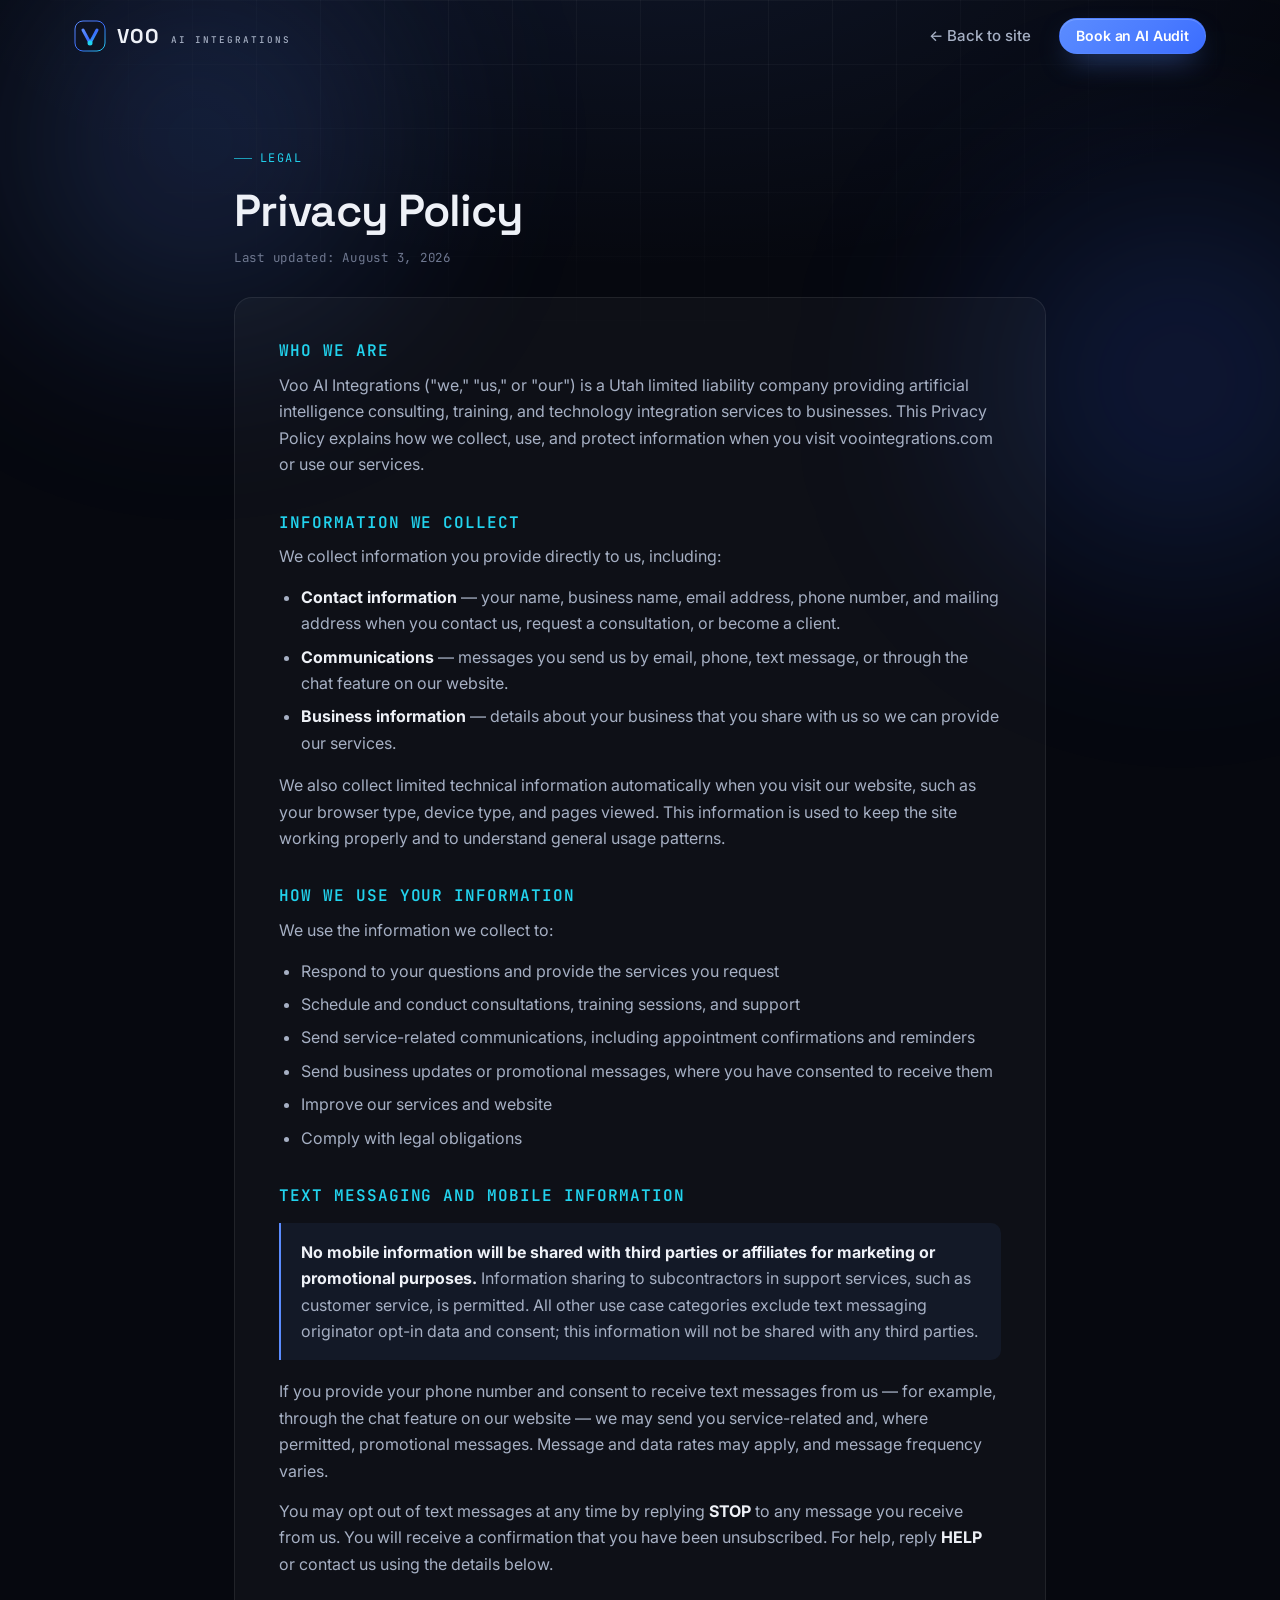
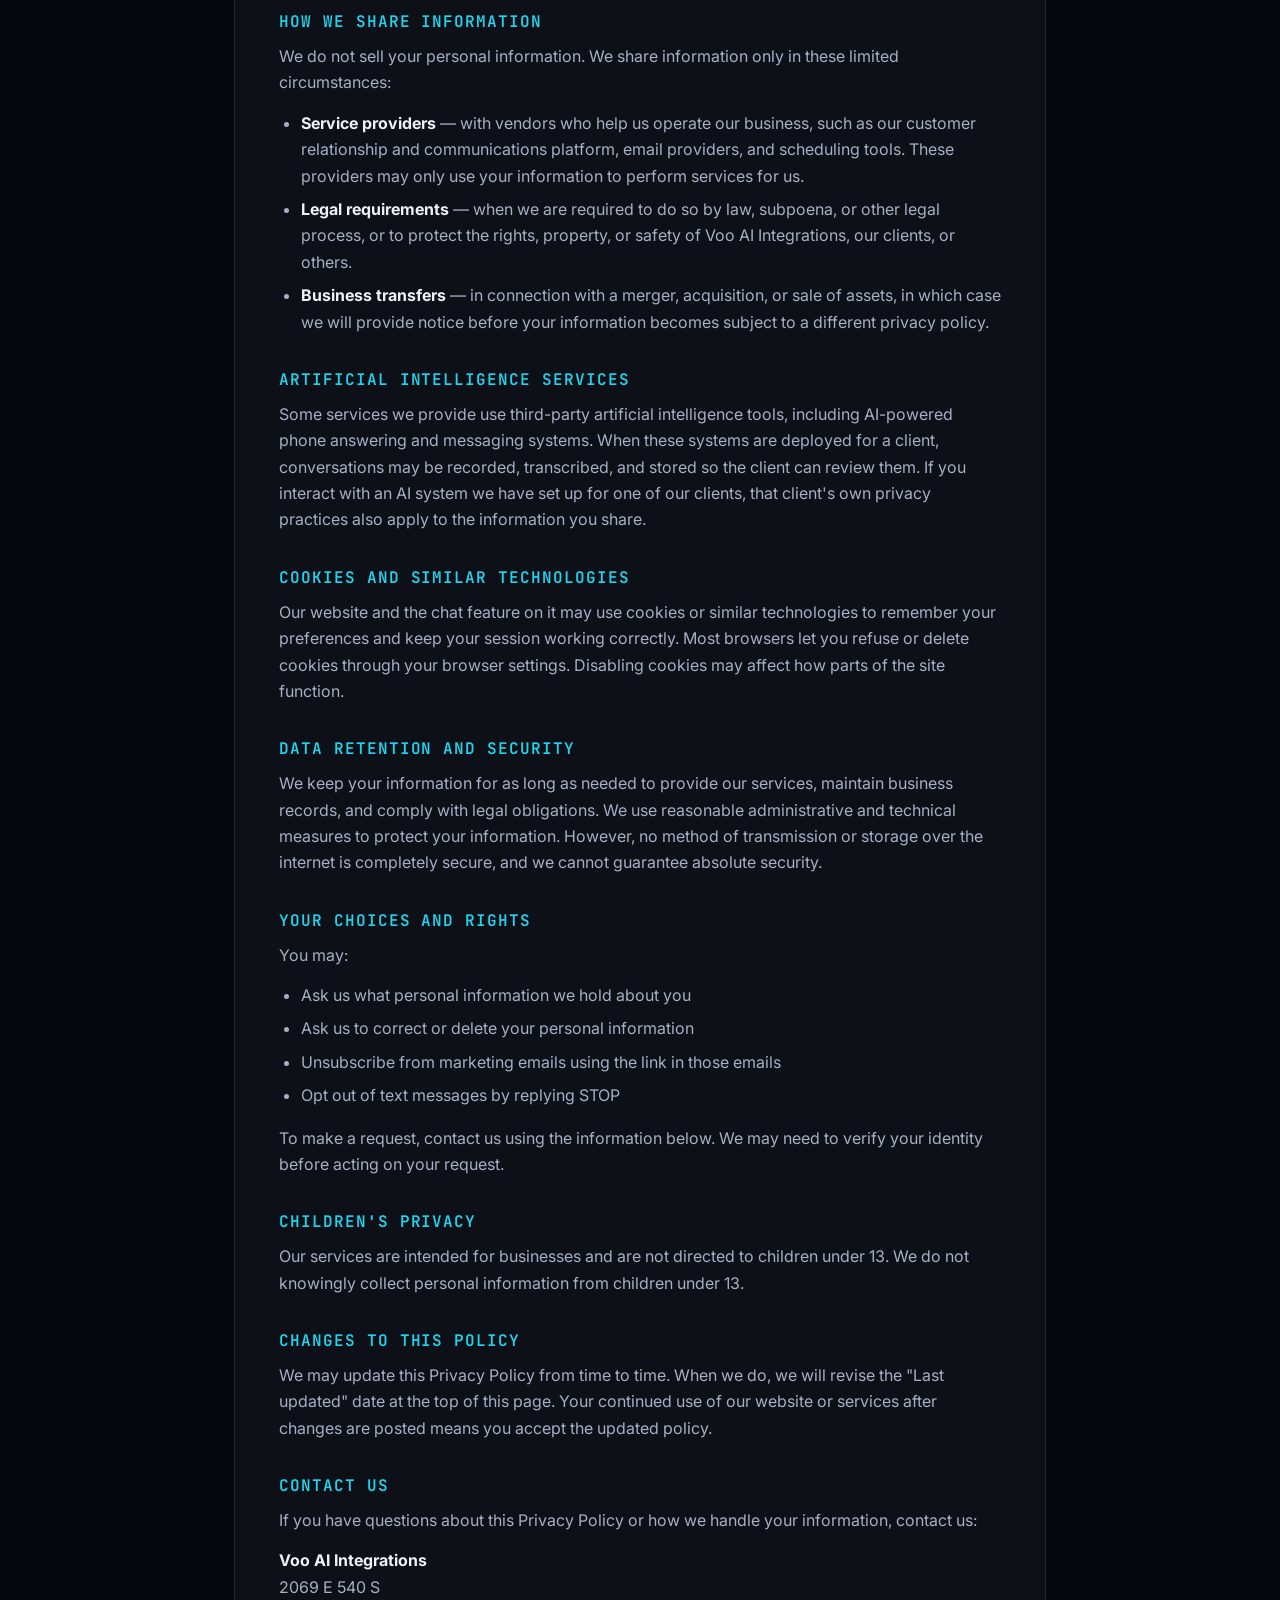
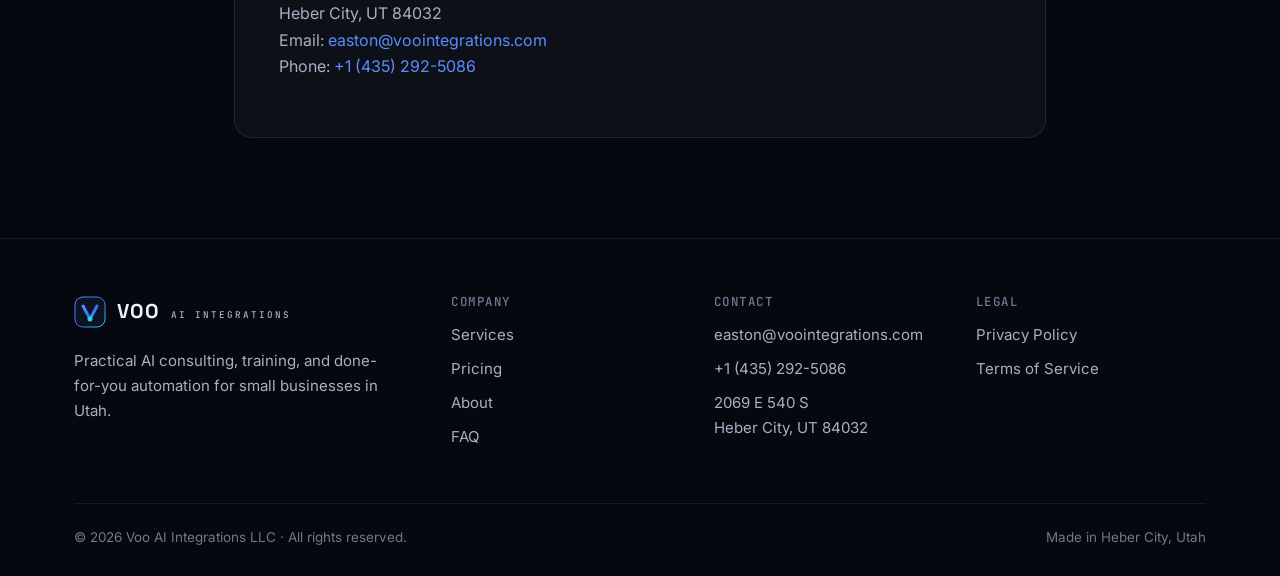
<file: privacy-policy/index.html>
<!DOCTYPE html>
<html lang="en">
<head>
<meta charset="UTF-8">
<meta name="viewport" content="width=device-width, initial-scale=1.0">
<title>Privacy Policy — Voo AI Integrations</title>
<meta name="description" content="Privacy Policy for Voo AI Integrations — how we collect, use, and protect your information, including SMS/text messaging consent and opt-out terms.">
<link rel="canonical" href="https://voointegrations.com/privacy-policy/">
<meta name="theme-color" content="#06080f">
<link rel="icon" type="image/svg+xml" href="/favicon.svg">
<link rel="apple-touch-icon" href="/apple-touch-icon.png">
<meta property="og:type" content="website">
<meta property="og:site_name" content="Voo AI Integrations">
<meta property="og:url" content="https://voointegrations.com/privacy-policy/">
<meta property="og:title" content="Privacy Policy — Voo AI Integrations">
<meta property="og:description" content="Privacy Policy for Voo AI Integrations — how we collect, use, and protect your information, including SMS/text messaging consent and opt-out terms.">
<meta property="og:image" content="https://voointegrations.com/og-image.png">
<meta name="twitter:card" content="summary_large_image">
<link rel="preconnect" href="https://fonts.googleapis.com">
<link rel="preconnect" href="https://fonts.gstatic.com" crossorigin>
<link href="https://fonts.googleapis.com/css2?family=Space+Grotesk:wght@500;600;700&family=Inter:wght@400;500;600&family=JetBrains+Mono:wght@400;500&display=swap" rel="stylesheet">
<link rel="stylesheet" href="/assets/css/site.css">
<!-- ANALYTICS: paste your Google Analytics 4 / Plausible / Meta Pixel snippet here -->
</head>
<body>

<a class="skip-link" href="#main">Skip to content</a>
<div class="atmosphere" aria-hidden="true"><div class="aurora aurora-1"></div><div class="aurora aurora-2"></div></div>

<!-- BEGIN shared:nav -->
<header class="nav scrolled" id="nav">
  <nav class="container nav-inner" aria-label="Primary">
    <a href="/" class="logo" aria-label="Voo AI Integrations home">
      <svg class="logo-mark" viewBox="0 0 64 64" aria-hidden="true">
        <defs>
          <linearGradient id="lg" x1="0" y1="0" x2="1" y2="1">
            <stop offset="0" stop-color="#5b8cff"/><stop offset=".55" stop-color="#3b6dff"/><stop offset="1" stop-color="#22d3ee"/>
          </linearGradient>
        </defs>
        <rect x="2" y="2" width="60" height="60" rx="16" fill="#0e1322" stroke="url(#lg)" stroke-width="2"/>
        <path d="M18 20 32 46 46 20" fill="none" stroke="url(#lg)" stroke-width="6" stroke-linecap="round" stroke-linejoin="round"/>
        <circle cx="32" cy="46" r="5" fill="#22d3ee"/>
      </svg>
      <span class="wordmark">VOO<small>AI Integrations</small></span>
    </a>
    <div class="nav-links" style="position:static;opacity:1;transform:none;pointer-events:auto;flex-direction:row;background:none;border:0;padding:0;box-shadow:none">
      <a href="/">← Back to site</a>
      <a href="/#contact" class="btn btn-primary btn-sm">Book an AI Audit</a>
    </div>
  </nav>
</header>
<!-- END shared:nav -->

<main id="main">
  <div class="page-head">
    <div class="doc-wrap" style="padding-bottom:0">
      <div class="eyebrow">Legal</div>
      <h1>Privacy Policy</h1>
      <p class="updated">Last updated: August 3, 2026</p>
    </div>
  </div>
  <div class="doc-wrap">
    <div class="doc">

      <h2>WHO WE ARE</h2>
      <p>Voo AI Integrations ("we," "us," or "our") is a Utah limited liability company providing artificial intelligence consulting, training, and technology integration services to businesses. This Privacy Policy explains how we collect, use, and protect information when you visit voointegrations.com or use our services.</p>

      <h2>INFORMATION WE COLLECT</h2>
      <p>We collect information you provide directly to us, including:</p>
      <ul>
        <li><strong>Contact information</strong> — your name, business name, email address, phone number, and mailing address when you contact us, request a consultation, or become a client.</li>
        <li><strong>Communications</strong> — messages you send us by email, phone, text message, or through the chat feature on our website.</li>
        <li><strong>Business information</strong> — details about your business that you share with us so we can provide our services.</li>
      </ul>
      <p>We also collect limited technical information automatically when you visit our website, such as your browser type, device type, and pages viewed. This information is used to keep the site working properly and to understand general usage patterns.</p>

      <h2>HOW WE USE YOUR INFORMATION</h2>
      <p>We use the information we collect to:</p>
      <ul>
        <li>Respond to your questions and provide the services you request</li>
        <li>Schedule and conduct consultations, training sessions, and support</li>
        <li>Send service-related communications, including appointment confirmations and reminders</li>
        <li>Send business updates or promotional messages, where you have consented to receive them</li>
        <li>Improve our services and website</li>
        <li>Comply with legal obligations</li>
      </ul>

      <h2>TEXT MESSAGING AND MOBILE INFORMATION</h2>
      <div class="callout">
        <p><strong>No mobile information will be shared with third parties or affiliates for marketing or promotional purposes.</strong> Information sharing to subcontractors in support services, such as customer service, is permitted. All other use case categories exclude text messaging originator opt-in data and consent; this information will not be shared with any third parties.</p>
      </div>
      <p>If you provide your phone number and consent to receive text messages from us — for example, through the chat feature on our website — we may send you service-related and, where permitted, promotional messages. Message and data rates may apply, and message frequency varies.</p>
      <p>You may opt out of text messages at any time by replying <strong>STOP</strong> to any message you receive from us. You will receive a confirmation that you have been unsubscribed. For help, reply <strong>HELP</strong> or contact us using the details below.</p>

      <h2>HOW WE SHARE INFORMATION</h2>
      <p>We do not sell your personal information. We share information only in these limited circumstances:</p>
      <ul>
        <li><strong>Service providers</strong> — with vendors who help us operate our business, such as our customer relationship and communications platform, email providers, and scheduling tools. These providers may only use your information to perform services for us.</li>
        <li><strong>Legal requirements</strong> — when we are required to do so by law, subpoena, or other legal process, or to protect the rights, property, or safety of Voo AI Integrations, our clients, or others.</li>
        <li><strong>Business transfers</strong> — in connection with a merger, acquisition, or sale of assets, in which case we will provide notice before your information becomes subject to a different privacy policy.</li>
      </ul>

      <h2>ARTIFICIAL INTELLIGENCE SERVICES</h2>
      <p>Some services we provide use third-party artificial intelligence tools, including AI-powered phone answering and messaging systems. When these systems are deployed for a client, conversations may be recorded, transcribed, and stored so the client can review them. If you interact with an AI system we have set up for one of our clients, that client's own privacy practices also apply to the information you share.</p>

      <h2>COOKIES AND SIMILAR TECHNOLOGIES</h2>
      <p>Our website and the chat feature on it may use cookies or similar technologies to remember your preferences and keep your session working correctly. Most browsers let you refuse or delete cookies through your browser settings. Disabling cookies may affect how parts of the site function.</p>

      <h2>DATA RETENTION AND SECURITY</h2>
      <p>We keep your information for as long as needed to provide our services, maintain business records, and comply with legal obligations. We use reasonable administrative and technical measures to protect your information. However, no method of transmission or storage over the internet is completely secure, and we cannot guarantee absolute security.</p>

      <h2>YOUR CHOICES AND RIGHTS</h2>
      <p>You may:</p>
      <ul>
        <li>Ask us what personal information we hold about you</li>
        <li>Ask us to correct or delete your personal information</li>
        <li>Unsubscribe from marketing emails using the link in those emails</li>
        <li>Opt out of text messages by replying STOP</li>
      </ul>
      <p>To make a request, contact us using the information below. We may need to verify your identity before acting on your request.</p>

      <h2>CHILDREN'S PRIVACY</h2>
      <p>Our services are intended for businesses and are not directed to children under 13. We do not knowingly collect personal information from children under 13.</p>

      <h2>CHANGES TO THIS POLICY</h2>
      <p>We may update this Privacy Policy from time to time. When we do, we will revise the "Last updated" date at the top of this page. Your continued use of our website or services after changes are posted means you accept the updated policy.</p>

      <h2>CONTACT US</h2>
      <p>If you have questions about this Privacy Policy or how we handle your information, contact us:</p>
      <p>
        <strong>Voo AI Integrations</strong><br>
        2069 E 540 S<br>
        Heber City, UT 84032<br>
        Email: <a href="mailto:easton@voointegrations.com">easton@voointegrations.com</a><br>
        Phone: <a href="tel:+14352925086">+1 (435) 292-5086</a>
      </p>

    </div>
  </div>
</main>

<!-- BEGIN shared:footer -->
<footer class="footer">
  <div class="container">
    <div class="footer-grid">
      <div class="footer-brand">
        <a href="/" class="logo" aria-label="Voo AI Integrations home">
          <svg class="logo-mark" viewBox="0 0 64 64" aria-hidden="true">
            <rect x="2" y="2" width="60" height="60" rx="16" fill="#0e1322" stroke="url(#lg)" stroke-width="2"/>
            <path d="M18 20 32 46 46 20" fill="none" stroke="url(#lg)" stroke-width="6" stroke-linecap="round" stroke-linejoin="round"/>
            <circle cx="32" cy="46" r="5" fill="#22d3ee"/>
          </svg>
          <span class="wordmark">VOO<small>AI Integrations</small></span>
        </a>
        <p>Practical AI consulting, training, and done-for-you automation for small businesses in Utah.</p>
      </div>
      <div class="footer-col">
        <h4>Company</h4>
        <a href="/#services">Services</a>
        <a href="/#pricing">Pricing</a>
        <a href="/#about">About</a>
        <a href="/#faq">FAQ</a>
      </div>
      <div class="footer-col">
        <h4>Contact</h4>
        <a href="mailto:easton@voointegrations.com">easton@voointegrations.com</a>
        <a href="tel:+14352925086">+1 (435) 292-5086</a>
        <p>2069 E 540 S<br>Heber City, UT 84032</p>
      </div>
      <div class="footer-col">
        <h4>Legal</h4>
        <a href="/privacy-policy/">Privacy Policy</a>
        <a href="/terms-of-service/">Terms of Service</a>
      </div>
    </div>
    <div class="footer-bottom">
      <span>© <span data-year>2026</span> Voo AI Integrations LLC · All rights reserved.</span>
      <span>Made in Heber City, Utah</span>
    </div>
  </div>
</footer>
<!-- END shared:footer -->

<script src="/assets/js/site.js" defer></script>
<!-- GoHighLevel chat widget -->
<script src="https://widgets.leadconnectorhq.com/loader.js" data-resources-url="https://widgets.leadconnectorhq.com/chat-widget/loader.js" data-widget-id="6a70d0c471ef06cc77071459" data-source="WEB_USER"></script>
</body>
</html>
</file>
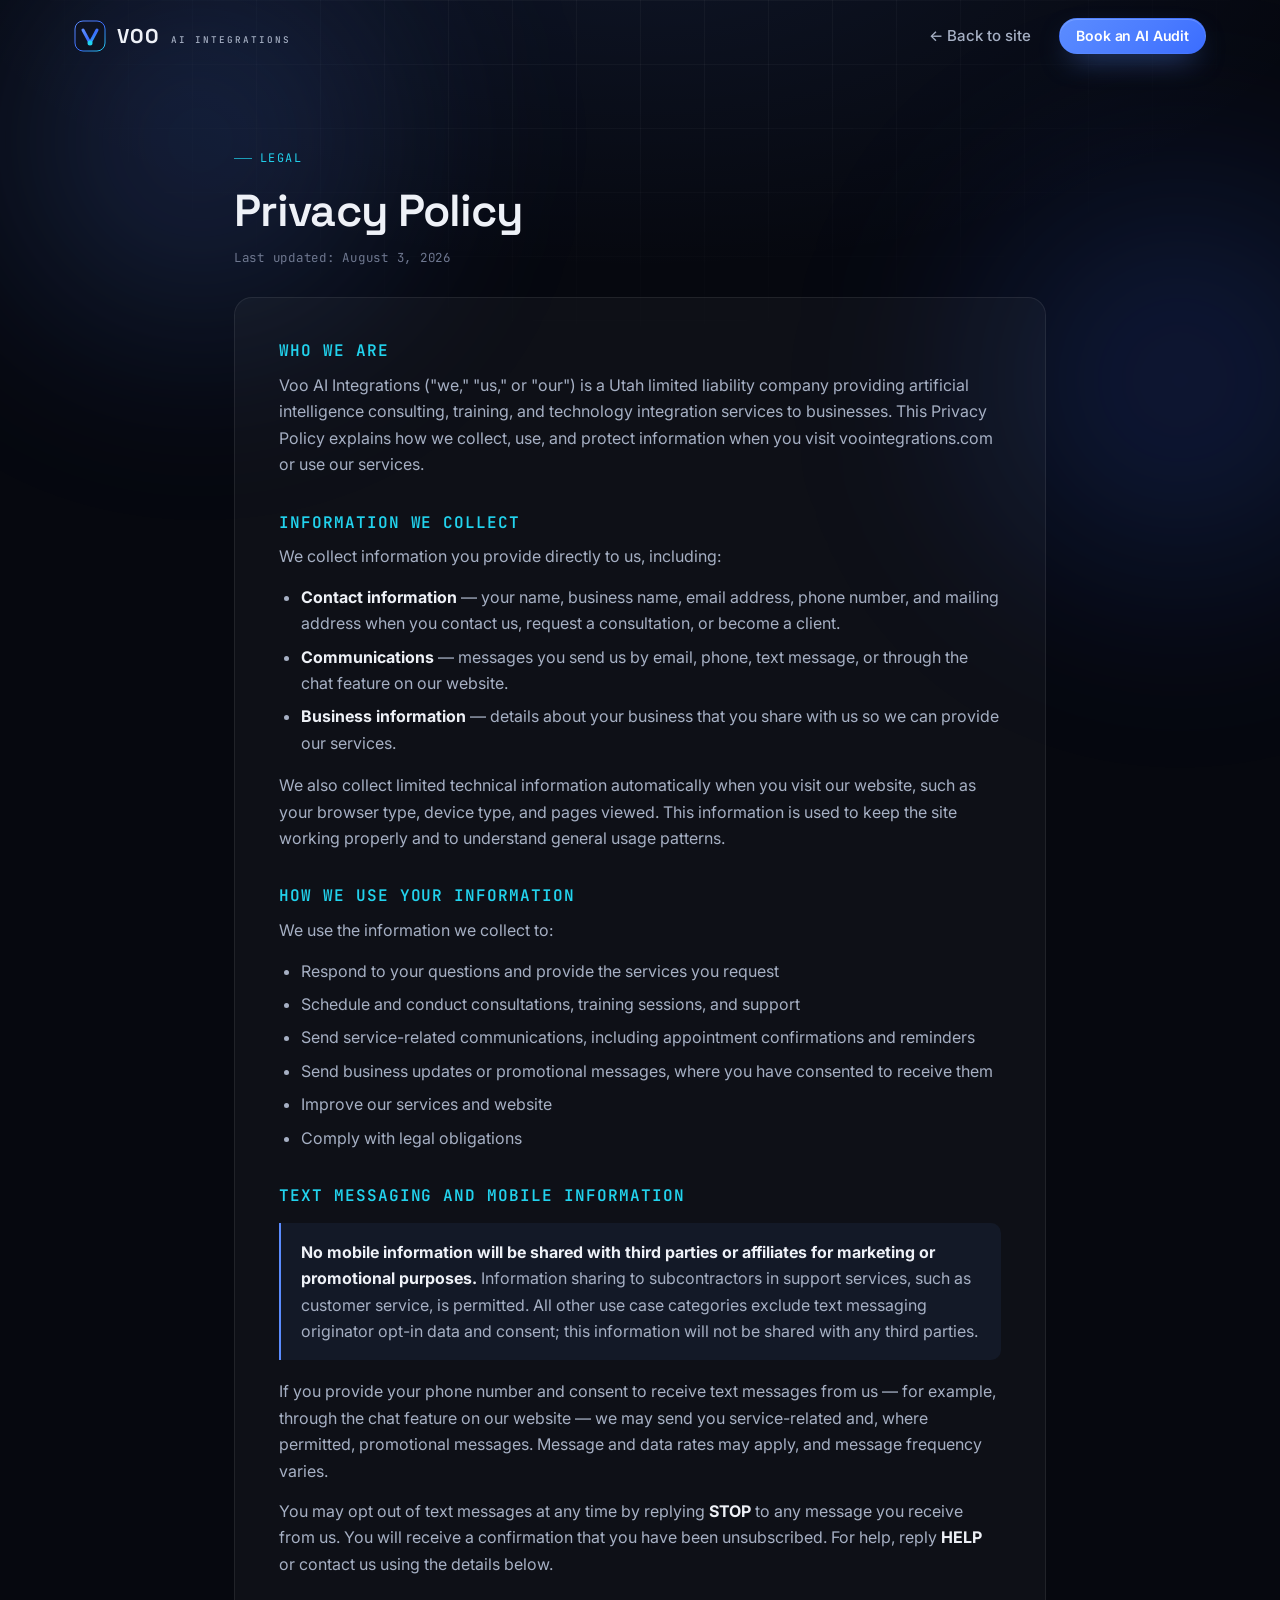
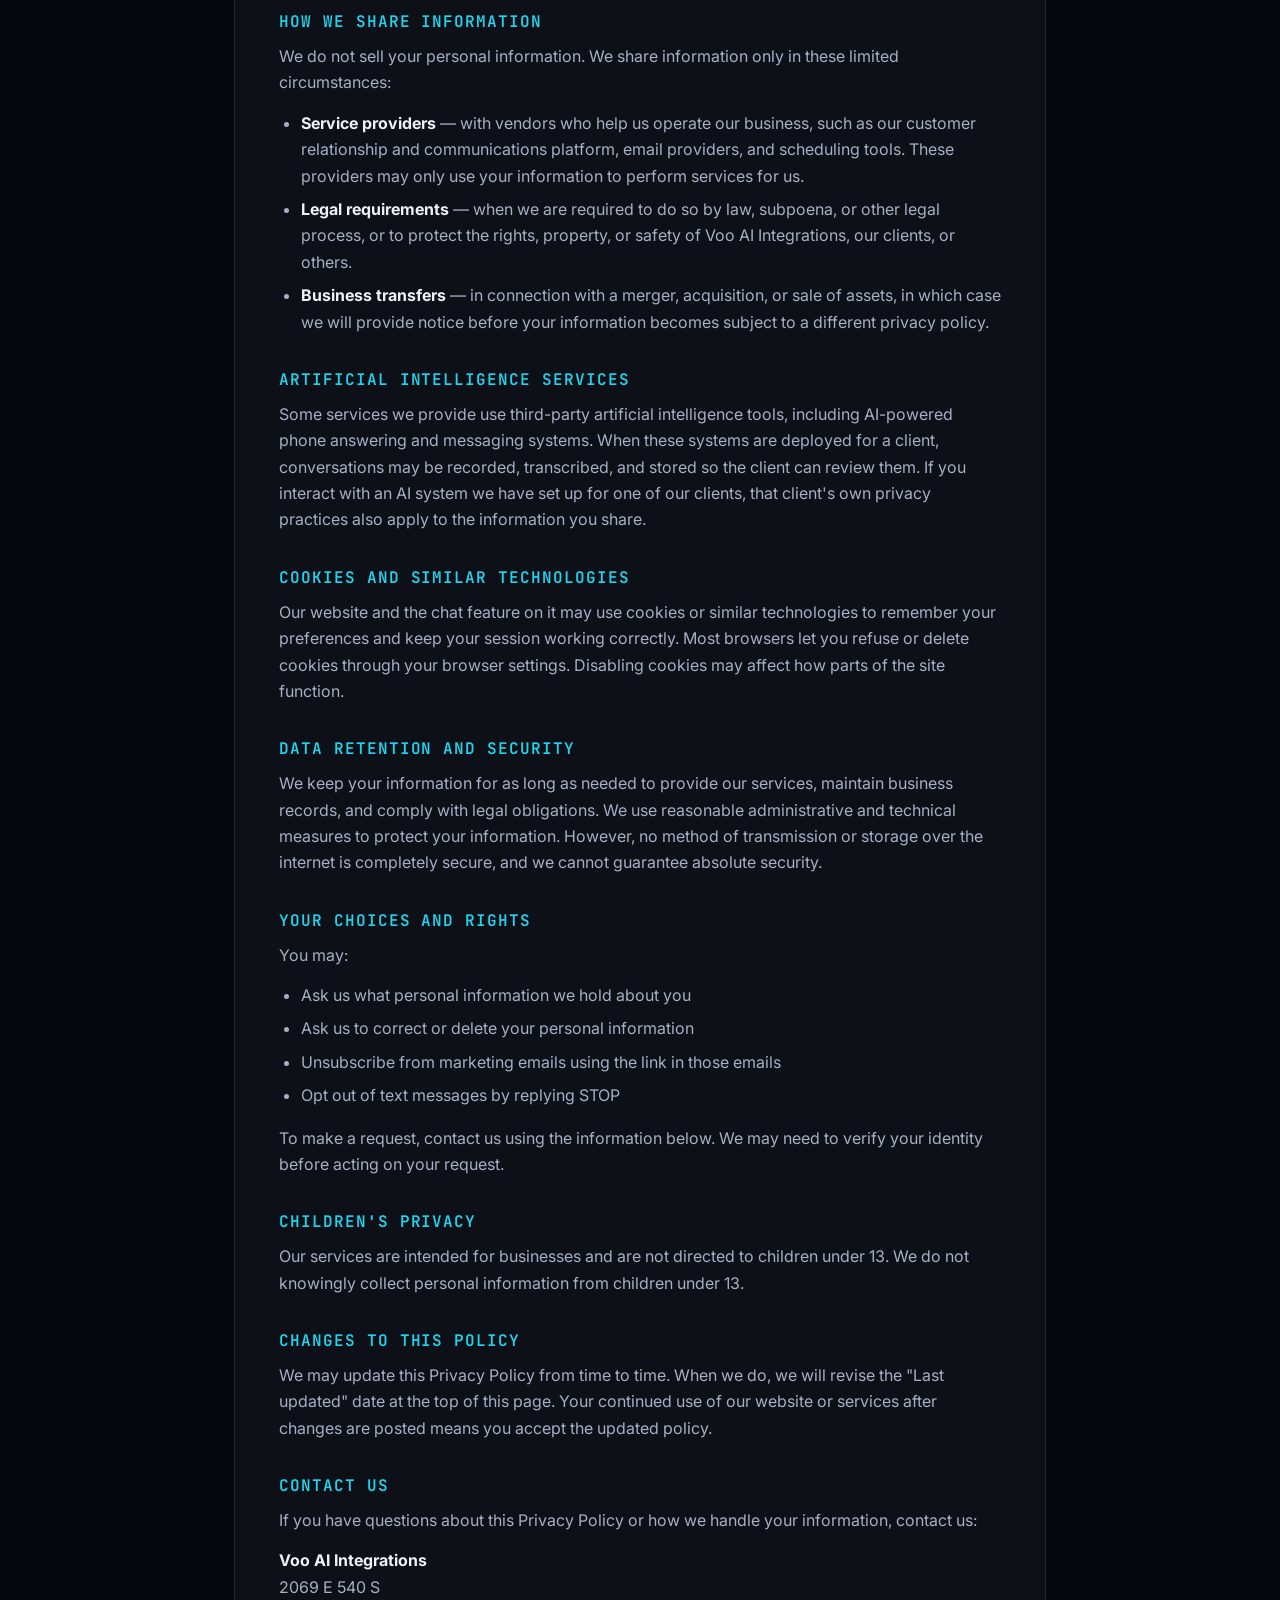
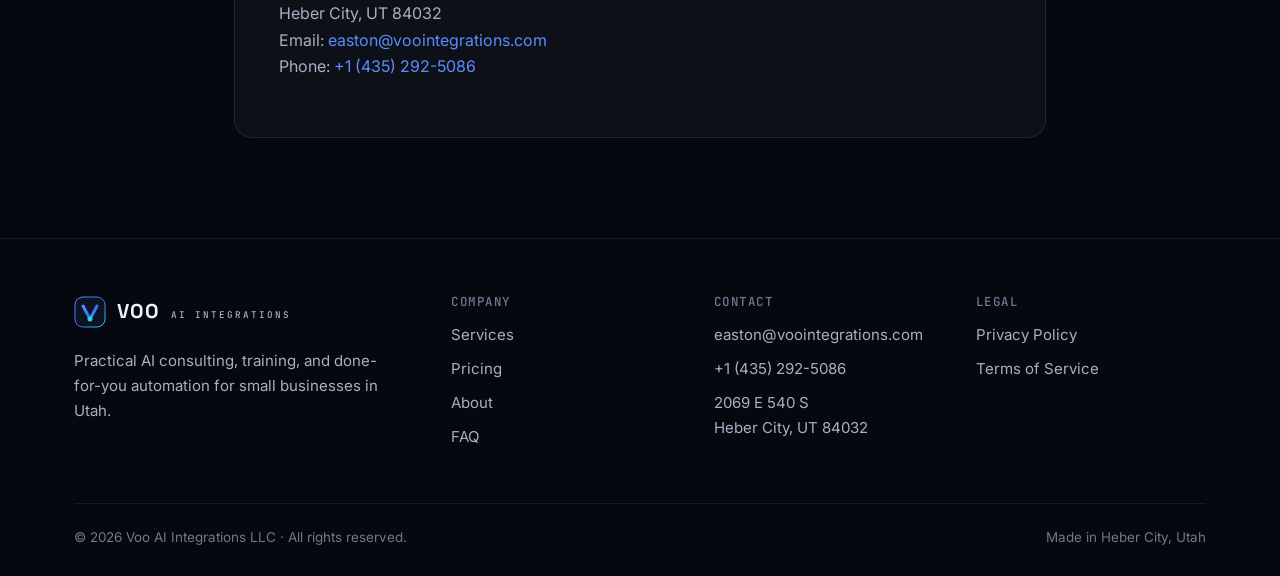
<file: privacy/index.html>
<!DOCTYPE html>
<html lang="en">
<head>
<meta charset="UTF-8">
<title>Privacy Policy — Voo AI Integrations</title>
<meta http-equiv="refresh" content="0; url=/privacy-policy/">
<link rel="canonical" href="https://voointegrations.com/privacy-policy/">
<script>location.replace('/privacy-policy/');</script>
</head>
<body>
<p>Our Privacy Policy has moved to <a href="/privacy-policy/">voointegrations.com/privacy-policy/</a>.</p>
</body>
</html>
</file>
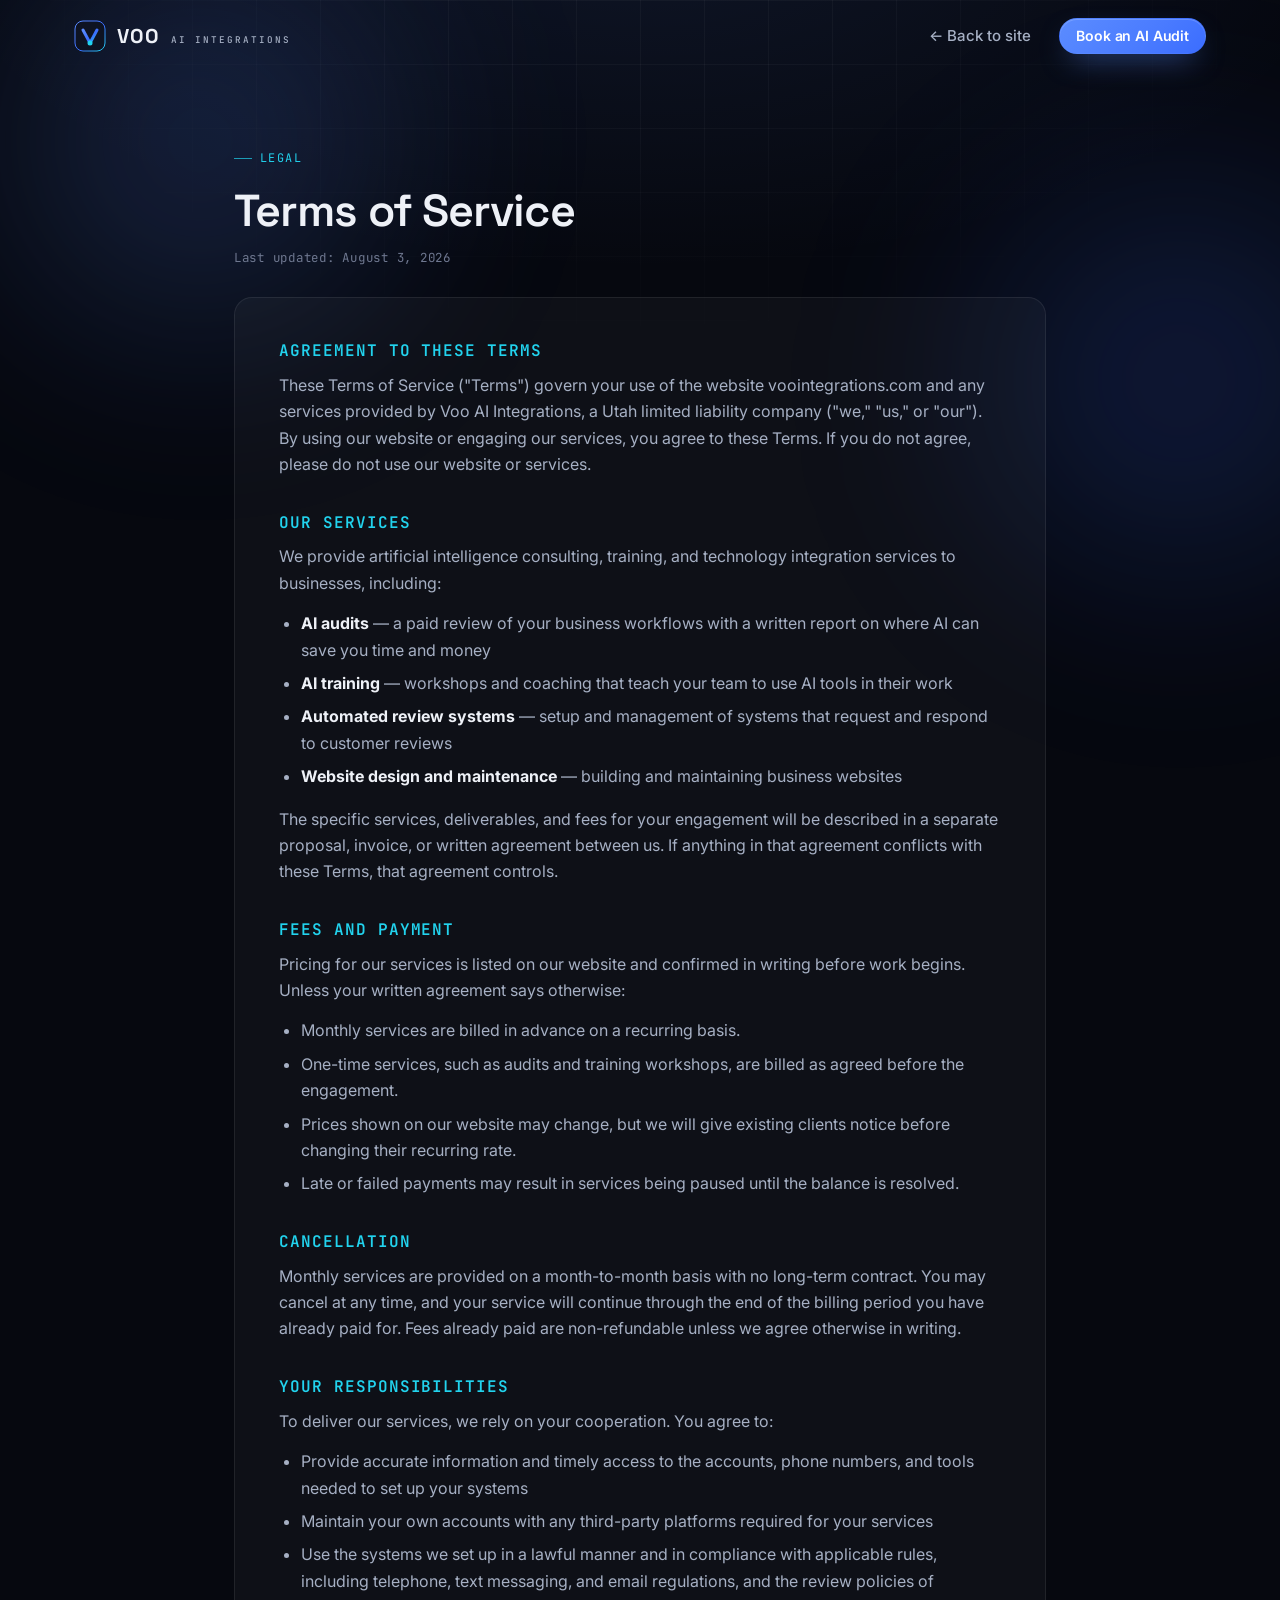
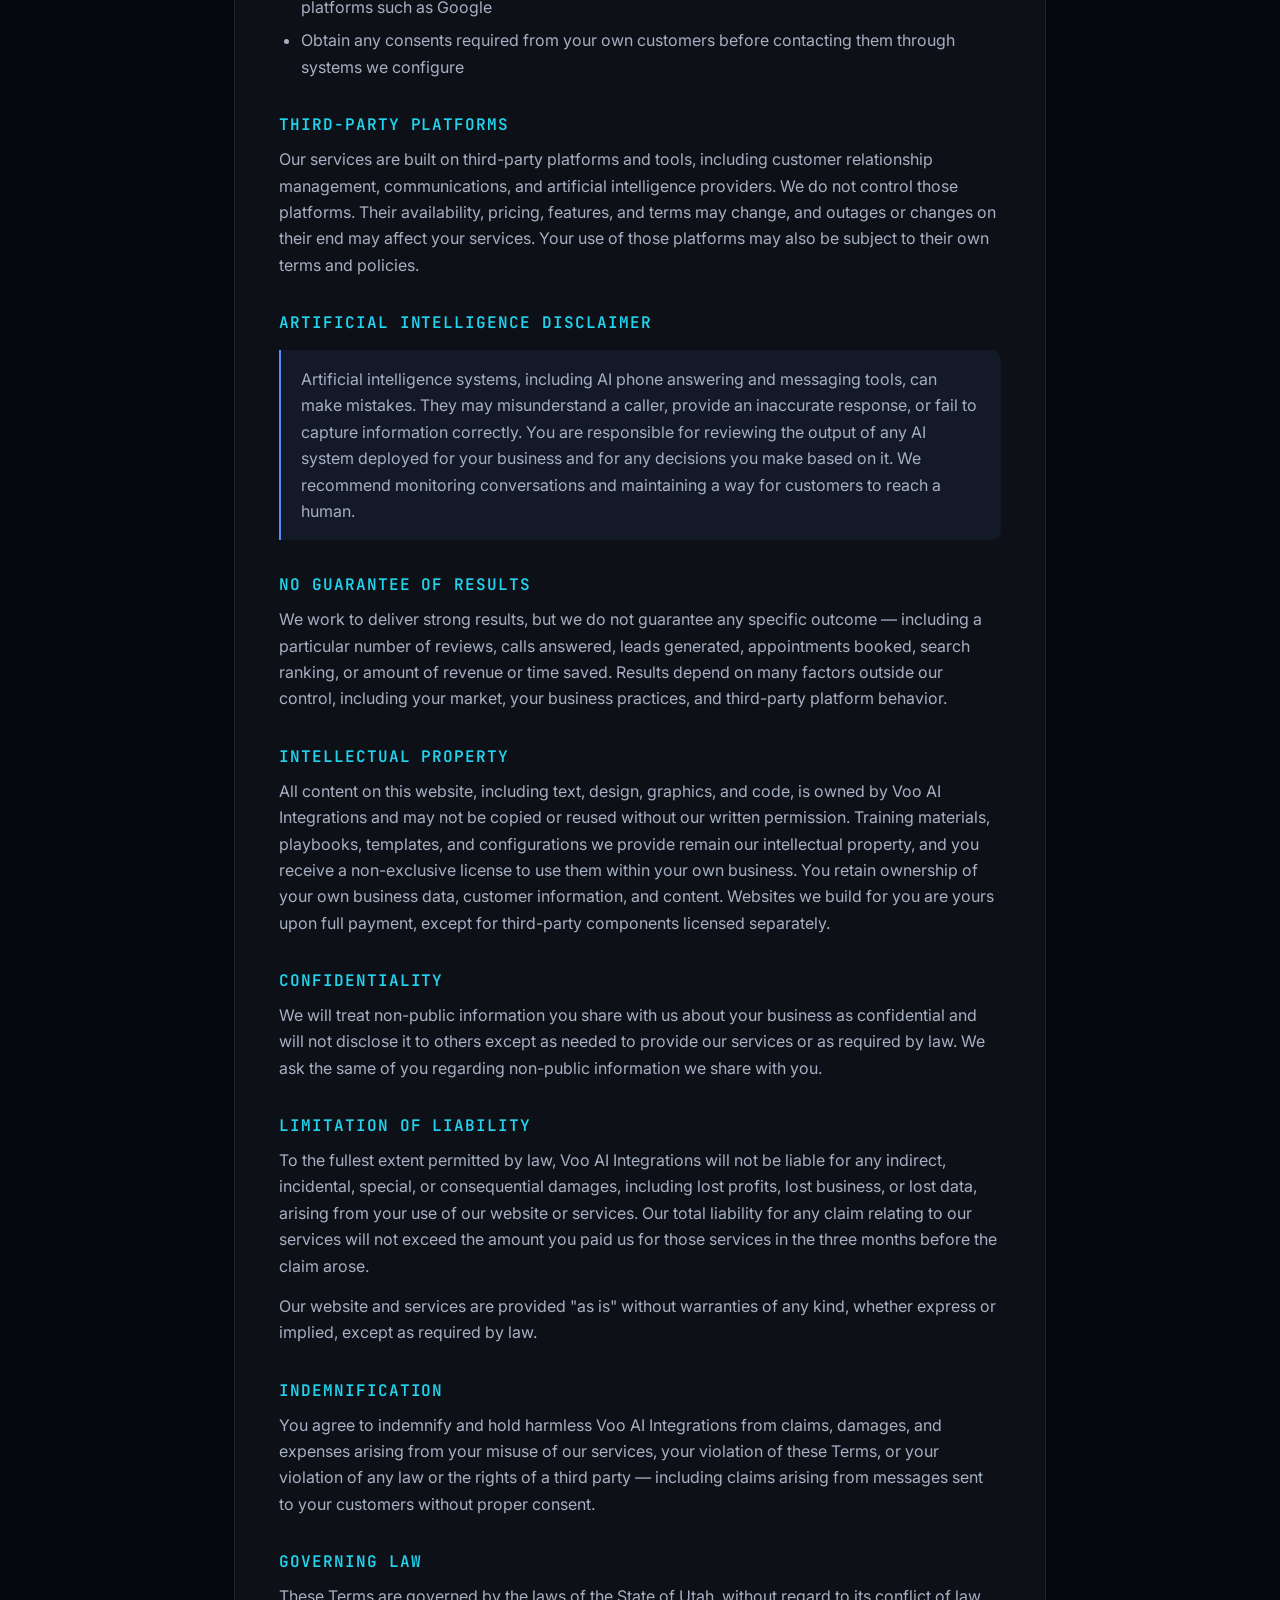
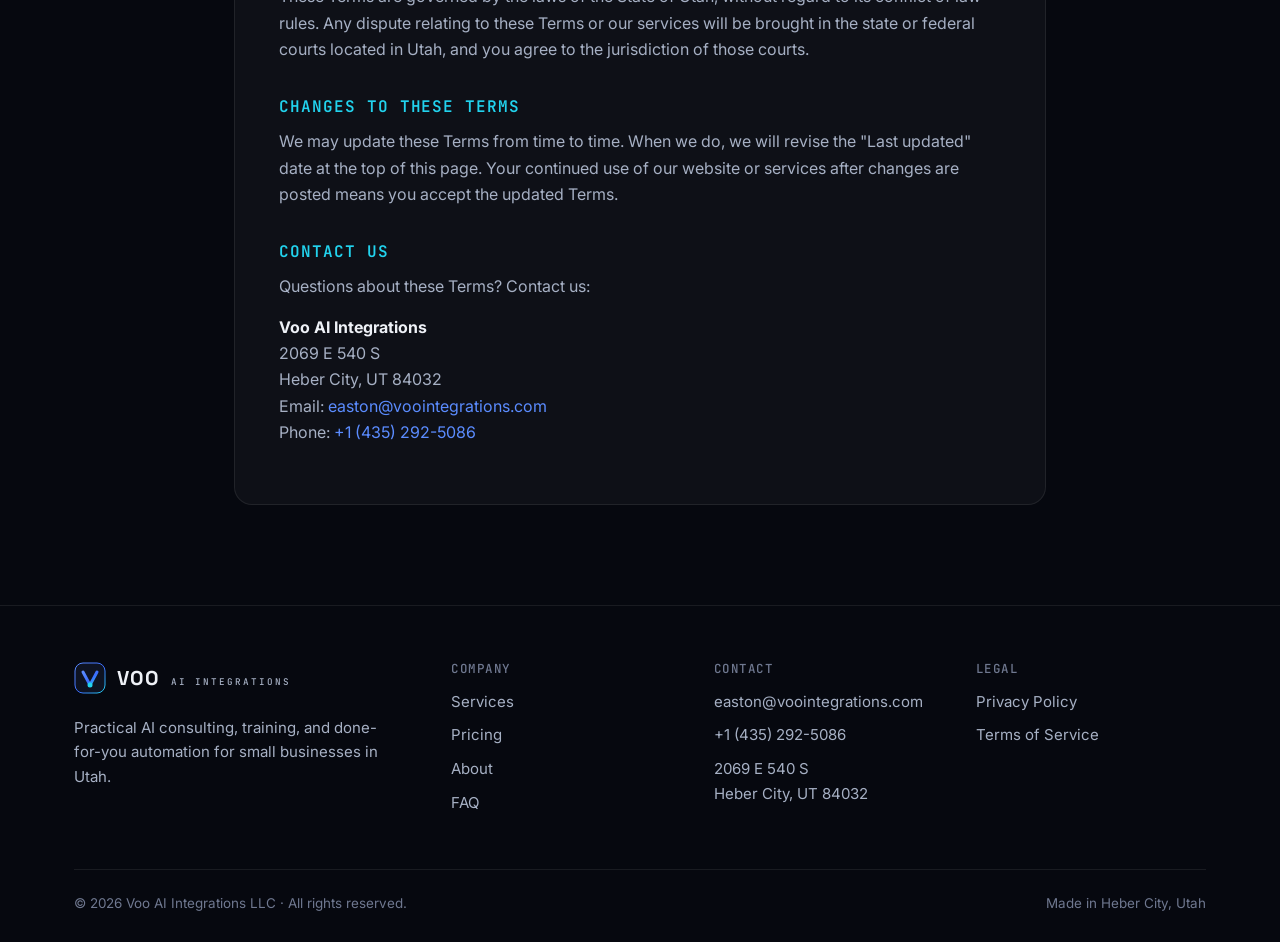
<file: terms-of-service/index.html>
<!DOCTYPE html>
<html lang="en">
<head>
<meta charset="UTF-8">
<meta name="viewport" content="width=device-width, initial-scale=1.0">
<title>Terms of Service — Voo AI Integrations</title>
<meta name="description" content="Terms of Service for Voo AI Integrations — the terms that govern use of our website and services.">
<link rel="canonical" href="https://voointegrations.com/terms-of-service/">
<meta name="theme-color" content="#06080f">
<link rel="icon" type="image/svg+xml" href="/favicon.svg">
<link rel="apple-touch-icon" href="/apple-touch-icon.png">
<meta property="og:type" content="website">
<meta property="og:site_name" content="Voo AI Integrations">
<meta property="og:url" content="https://voointegrations.com/terms-of-service/">
<meta property="og:title" content="Terms of Service — Voo AI Integrations">
<meta property="og:description" content="Terms of Service for Voo AI Integrations — the terms that govern use of our website and services.">
<meta property="og:image" content="https://voointegrations.com/og-image.png">
<meta name="twitter:card" content="summary_large_image">
<link rel="preconnect" href="https://fonts.googleapis.com">
<link rel="preconnect" href="https://fonts.gstatic.com" crossorigin>
<link href="https://fonts.googleapis.com/css2?family=Space+Grotesk:wght@500;600;700&family=Inter:wght@400;500;600&family=JetBrains+Mono:wght@400;500&display=swap" rel="stylesheet">
<link rel="stylesheet" href="/assets/css/site.css">
<!-- ANALYTICS: paste your Google Analytics 4 / Plausible / Meta Pixel snippet here -->
</head>
<body>

<a class="skip-link" href="#main">Skip to content</a>
<div class="atmosphere" aria-hidden="true"><div class="aurora aurora-1"></div><div class="aurora aurora-2"></div></div>

<!-- BEGIN shared:nav -->
<header class="nav scrolled" id="nav">
  <nav class="container nav-inner" aria-label="Primary">
    <a href="/" class="logo" aria-label="Voo AI Integrations home">
      <svg class="logo-mark" viewBox="0 0 64 64" aria-hidden="true">
        <defs>
          <linearGradient id="lg" x1="0" y1="0" x2="1" y2="1">
            <stop offset="0" stop-color="#5b8cff"/><stop offset=".55" stop-color="#3b6dff"/><stop offset="1" stop-color="#22d3ee"/>
          </linearGradient>
        </defs>
        <rect x="2" y="2" width="60" height="60" rx="16" fill="#0e1322" stroke="url(#lg)" stroke-width="2"/>
        <path d="M18 20 32 46 46 20" fill="none" stroke="url(#lg)" stroke-width="6" stroke-linecap="round" stroke-linejoin="round"/>
        <circle cx="32" cy="46" r="5" fill="#22d3ee"/>
      </svg>
      <span class="wordmark">VOO<small>AI Integrations</small></span>
    </a>
    <div class="nav-links" style="position:static;opacity:1;transform:none;pointer-events:auto;flex-direction:row;background:none;border:0;padding:0;box-shadow:none">
      <a href="/">← Back to site</a>
      <a href="/#contact" class="btn btn-primary btn-sm">Book an AI Audit</a>
    </div>
  </nav>
</header>
<!-- END shared:nav -->

<main id="main">
  <div class="page-head">
    <div class="doc-wrap" style="padding-bottom:0">
      <div class="eyebrow">Legal</div>
      <h1>Terms of Service</h1>
      <p class="updated">Last updated: August 3, 2026</p>
    </div>
  </div>
  <div class="doc-wrap">
    <div class="doc">

      <h2>AGREEMENT TO THESE TERMS</h2>
      <p>These Terms of Service ("Terms") govern your use of the website voointegrations.com and any services provided by Voo AI Integrations, a Utah limited liability company ("we," "us," or "our"). By using our website or engaging our services, you agree to these Terms. If you do not agree, please do not use our website or services.</p>

      <h2>OUR SERVICES</h2>
      <p>We provide artificial intelligence consulting, training, and technology integration services to businesses, including:</p>
      <ul>
        <li><strong>AI audits</strong> — a paid review of your business workflows with a written report on where AI can save you time and money</li>
        <li><strong>AI training</strong> — workshops and coaching that teach your team to use AI tools in their work</li>
        <li><strong>Automated review systems</strong> — setup and management of systems that request and respond to customer reviews</li>
        <li><strong>Website design and maintenance</strong> — building and maintaining business websites</li>
      </ul>
      <p>The specific services, deliverables, and fees for your engagement will be described in a separate proposal, invoice, or written agreement between us. If anything in that agreement conflicts with these Terms, that agreement controls.</p>

      <h2>FEES AND PAYMENT</h2>
      <p>Pricing for our services is listed on our website and confirmed in writing before work begins. Unless your written agreement says otherwise:</p>
      <ul>
        <li>Monthly services are billed in advance on a recurring basis.</li>
        <li>One-time services, such as audits and training workshops, are billed as agreed before the engagement.</li>
        <li>Prices shown on our website may change, but we will give existing clients notice before changing their recurring rate.</li>
        <li>Late or failed payments may result in services being paused until the balance is resolved.</li>
      </ul>

      <h2>CANCELLATION</h2>
      <p>Monthly services are provided on a month-to-month basis with no long-term contract. You may cancel at any time, and your service will continue through the end of the billing period you have already paid for. Fees already paid are non-refundable unless we agree otherwise in writing.</p>

      <h2>YOUR RESPONSIBILITIES</h2>
      <p>To deliver our services, we rely on your cooperation. You agree to:</p>
      <ul>
        <li>Provide accurate information and timely access to the accounts, phone numbers, and tools needed to set up your systems</li>
        <li>Maintain your own accounts with any third-party platforms required for your services</li>
        <li>Use the systems we set up in a lawful manner and in compliance with applicable rules, including telephone, text messaging, and email regulations, and the review policies of platforms such as Google</li>
        <li>Obtain any consents required from your own customers before contacting them through systems we configure</li>
      </ul>

      <h2>THIRD-PARTY PLATFORMS</h2>
      <p>Our services are built on third-party platforms and tools, including customer relationship management, communications, and artificial intelligence providers. We do not control those platforms. Their availability, pricing, features, and terms may change, and outages or changes on their end may affect your services. Your use of those platforms may also be subject to their own terms and policies.</p>

      <h2>ARTIFICIAL INTELLIGENCE DISCLAIMER</h2>
      <div class="callout">
        <p>Artificial intelligence systems, including AI phone answering and messaging tools, can make mistakes. They may misunderstand a caller, provide an inaccurate response, or fail to capture information correctly. You are responsible for reviewing the output of any AI system deployed for your business and for any decisions you make based on it. We recommend monitoring conversations and maintaining a way for customers to reach a human.</p>
      </div>

      <h2>NO GUARANTEE OF RESULTS</h2>
      <p>We work to deliver strong results, but we do not guarantee any specific outcome — including a particular number of reviews, calls answered, leads generated, appointments booked, search ranking, or amount of revenue or time saved. Results depend on many factors outside our control, including your market, your business practices, and third-party platform behavior.</p>

      <h2>INTELLECTUAL PROPERTY</h2>
      <p>All content on this website, including text, design, graphics, and code, is owned by Voo AI Integrations and may not be copied or reused without our written permission. Training materials, playbooks, templates, and configurations we provide remain our intellectual property, and you receive a non-exclusive license to use them within your own business. You retain ownership of your own business data, customer information, and content. Websites we build for you are yours upon full payment, except for third-party components licensed separately.</p>

      <h2>CONFIDENTIALITY</h2>
      <p>We will treat non-public information you share with us about your business as confidential and will not disclose it to others except as needed to provide our services or as required by law. We ask the same of you regarding non-public information we share with you.</p>

      <h2>LIMITATION OF LIABILITY</h2>
      <p>To the fullest extent permitted by law, Voo AI Integrations will not be liable for any indirect, incidental, special, or consequential damages, including lost profits, lost business, or lost data, arising from your use of our website or services. Our total liability for any claim relating to our services will not exceed the amount you paid us for those services in the three months before the claim arose.</p>
      <p>Our website and services are provided "as is" without warranties of any kind, whether express or implied, except as required by law.</p>

      <h2>INDEMNIFICATION</h2>
      <p>You agree to indemnify and hold harmless Voo AI Integrations from claims, damages, and expenses arising from your misuse of our services, your violation of these Terms, or your violation of any law or the rights of a third party — including claims arising from messages sent to your customers without proper consent.</p>

      <h2>GOVERNING LAW</h2>
      <p>These Terms are governed by the laws of the State of Utah, without regard to its conflict of law rules. Any dispute relating to these Terms or our services will be brought in the state or federal courts located in Utah, and you agree to the jurisdiction of those courts.</p>

      <h2>CHANGES TO THESE TERMS</h2>
      <p>We may update these Terms from time to time. When we do, we will revise the "Last updated" date at the top of this page. Your continued use of our website or services after changes are posted means you accept the updated Terms.</p>

      <h2>CONTACT US</h2>
      <p>Questions about these Terms? Contact us:</p>
      <p>
        <strong>Voo AI Integrations</strong><br>
        2069 E 540 S<br>
        Heber City, UT 84032<br>
        Email: <a href="mailto:easton@voointegrations.com">easton@voointegrations.com</a><br>
        Phone: <a href="tel:+14352925086">+1 (435) 292-5086</a>
      </p>

    </div>
  </div>
</main>

<!-- BEGIN shared:footer -->
<footer class="footer">
  <div class="container">
    <div class="footer-grid">
      <div class="footer-brand">
        <a href="/" class="logo" aria-label="Voo AI Integrations home">
          <svg class="logo-mark" viewBox="0 0 64 64" aria-hidden="true">
            <rect x="2" y="2" width="60" height="60" rx="16" fill="#0e1322" stroke="url(#lg)" stroke-width="2"/>
            <path d="M18 20 32 46 46 20" fill="none" stroke="url(#lg)" stroke-width="6" stroke-linecap="round" stroke-linejoin="round"/>
            <circle cx="32" cy="46" r="5" fill="#22d3ee"/>
          </svg>
          <span class="wordmark">VOO<small>AI Integrations</small></span>
        </a>
        <p>Practical AI consulting, training, and done-for-you automation for small businesses in Utah.</p>
      </div>
      <div class="footer-col">
        <h4>Company</h4>
        <a href="/#services">Services</a>
        <a href="/#pricing">Pricing</a>
        <a href="/#about">About</a>
        <a href="/#faq">FAQ</a>
      </div>
      <div class="footer-col">
        <h4>Contact</h4>
        <a href="mailto:easton@voointegrations.com">easton@voointegrations.com</a>
        <a href="tel:+14352925086">+1 (435) 292-5086</a>
        <p>2069 E 540 S<br>Heber City, UT 84032</p>
      </div>
      <div class="footer-col">
        <h4>Legal</h4>
        <a href="/privacy-policy/">Privacy Policy</a>
        <a href="/terms-of-service/">Terms of Service</a>
      </div>
    </div>
    <div class="footer-bottom">
      <span>© <span data-year>2026</span> Voo AI Integrations LLC · All rights reserved.</span>
      <span>Made in Heber City, Utah</span>
    </div>
  </div>
</footer>
<!-- END shared:footer -->

<script src="/assets/js/site.js" defer></script>
<!-- GoHighLevel chat widget -->
<script src="https://widgets.leadconnectorhq.com/loader.js" data-resources-url="https://widgets.leadconnectorhq.com/chat-widget/loader.js" data-widget-id="6a70d0c471ef06cc77071459" data-source="WEB_USER"></script>
</body>
</html>
</file>
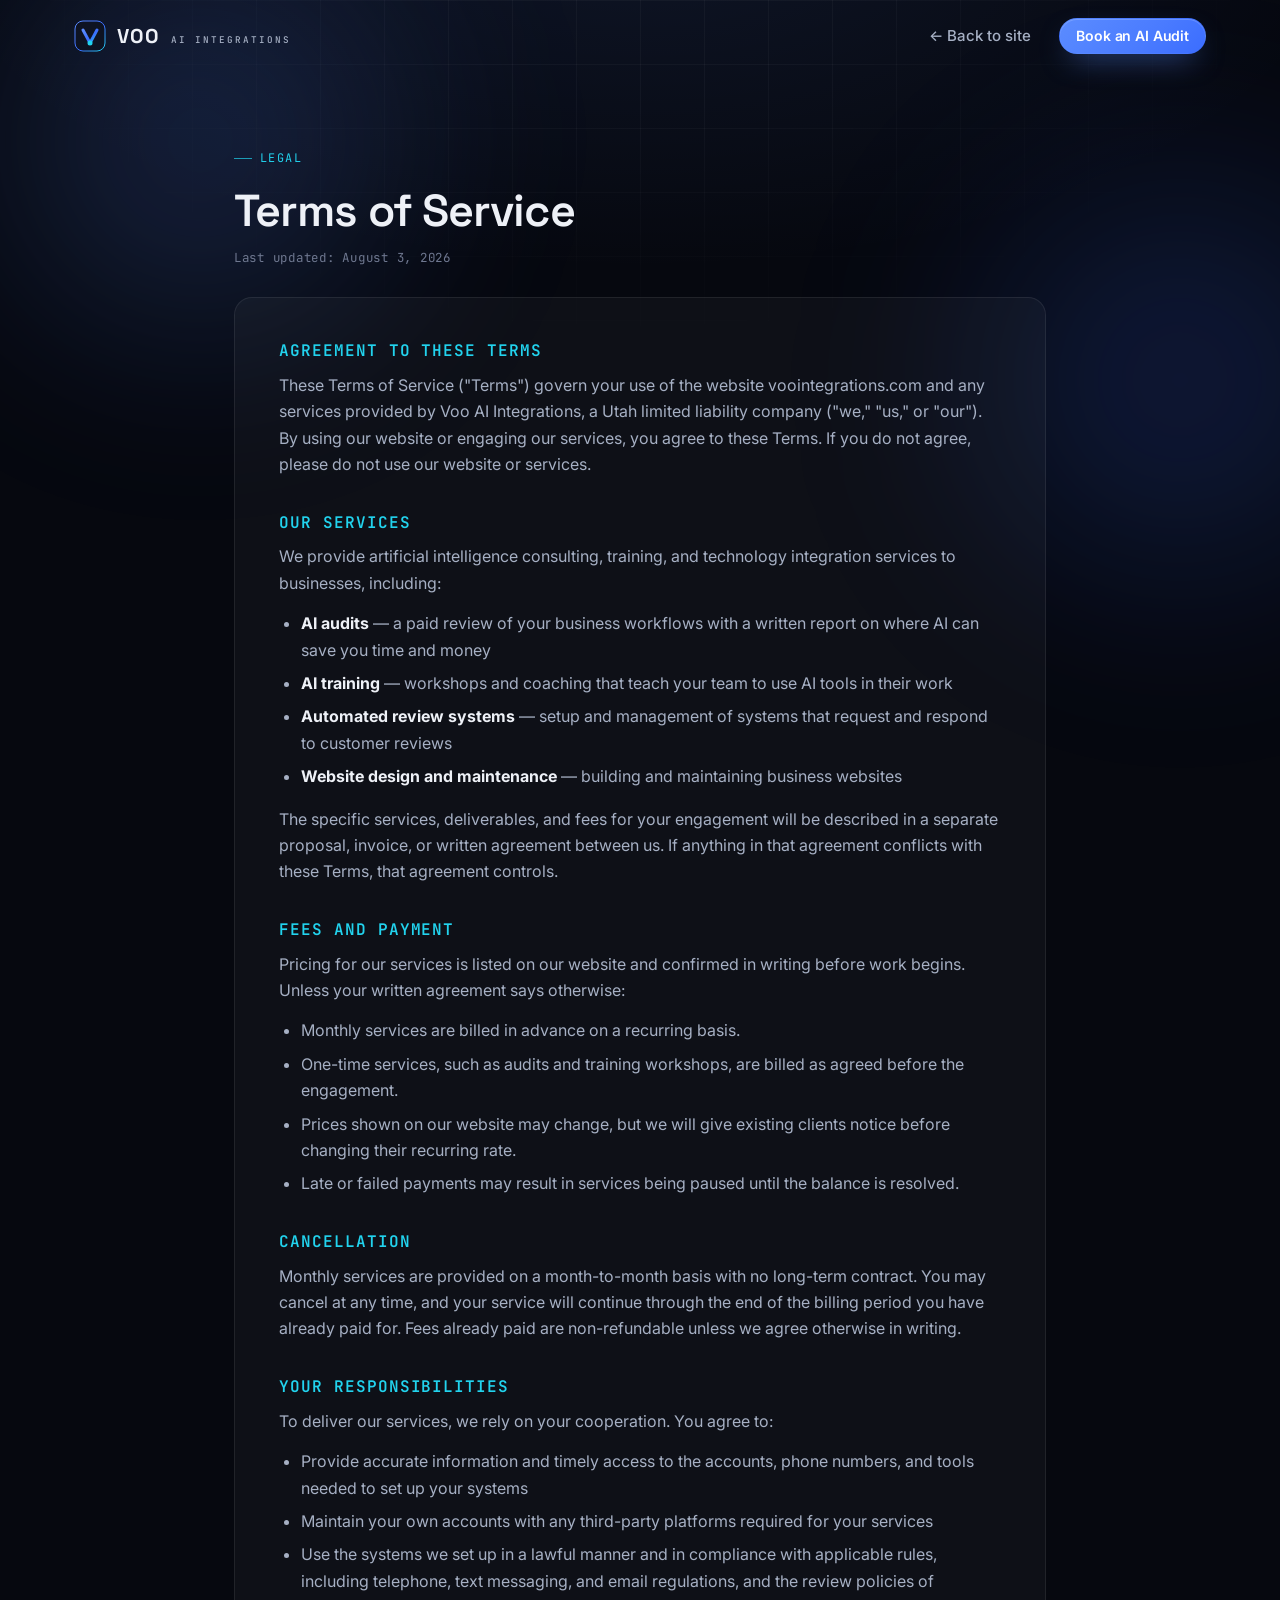
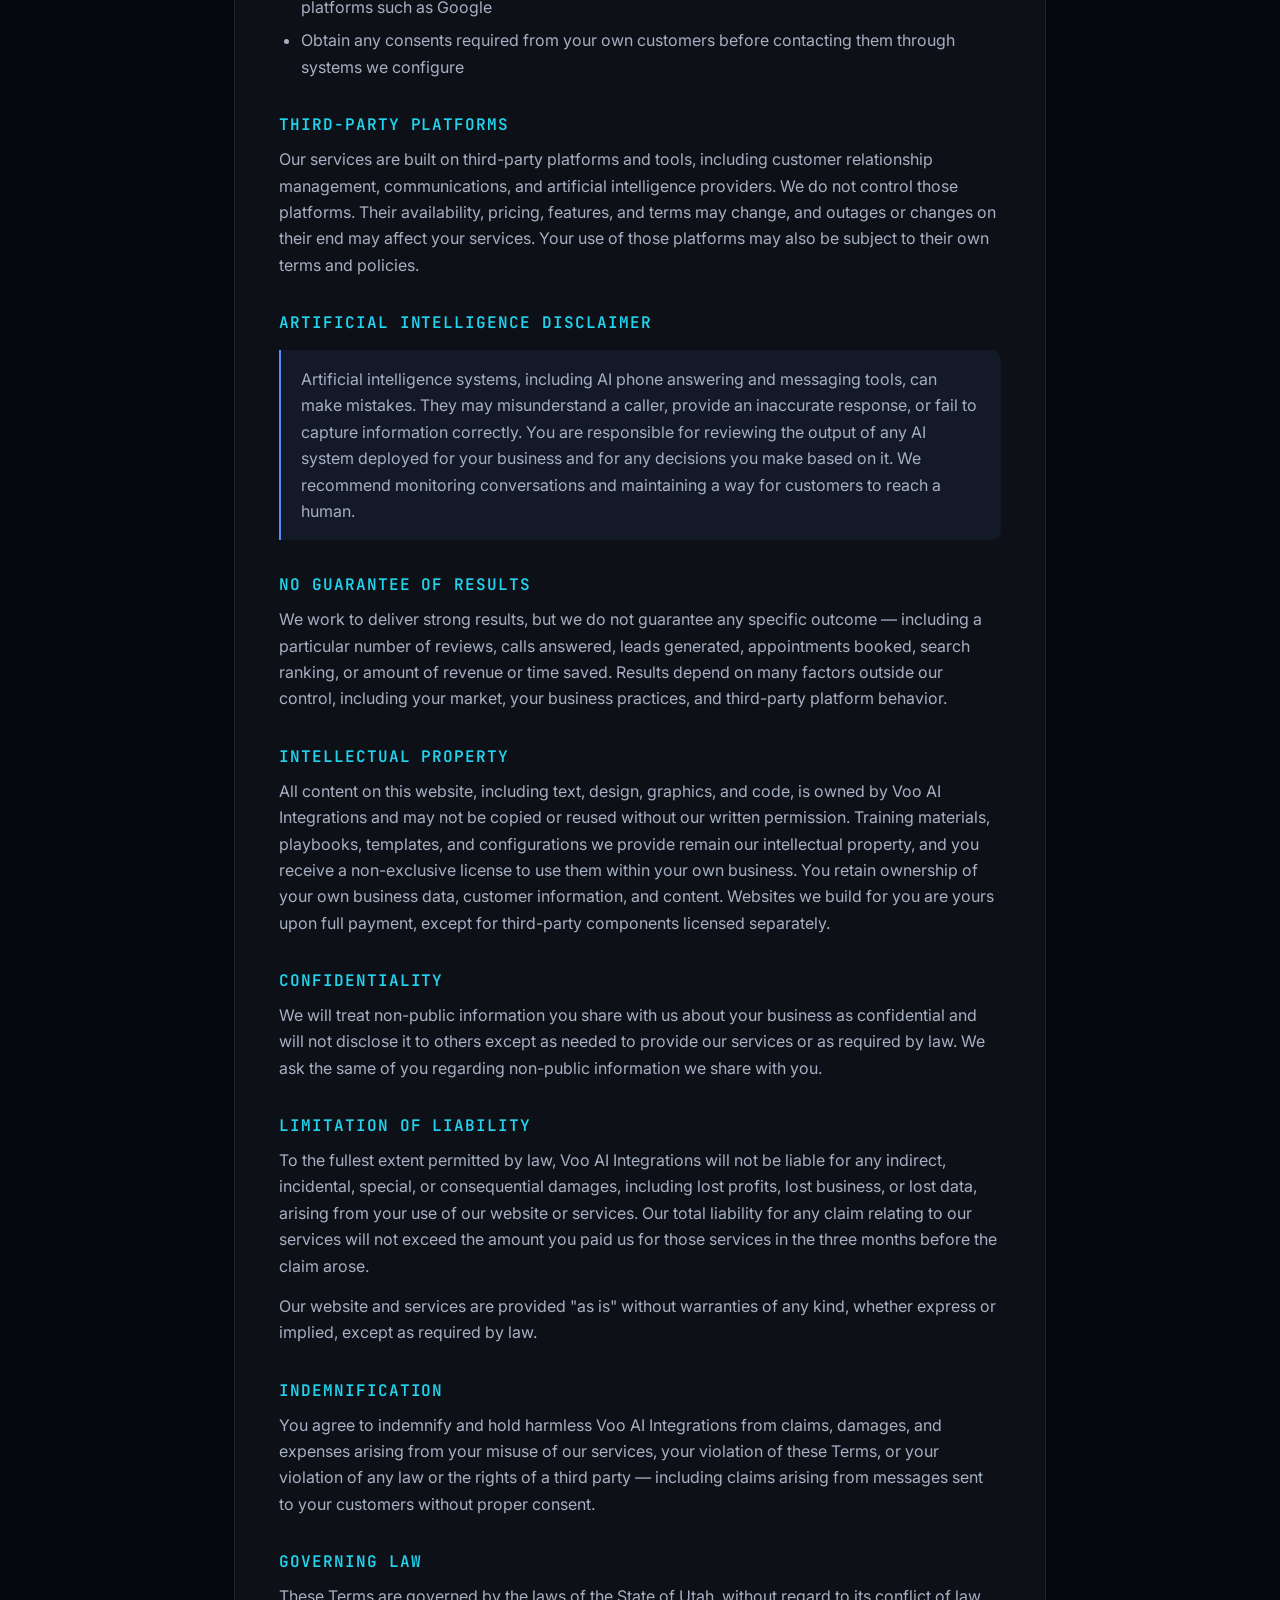
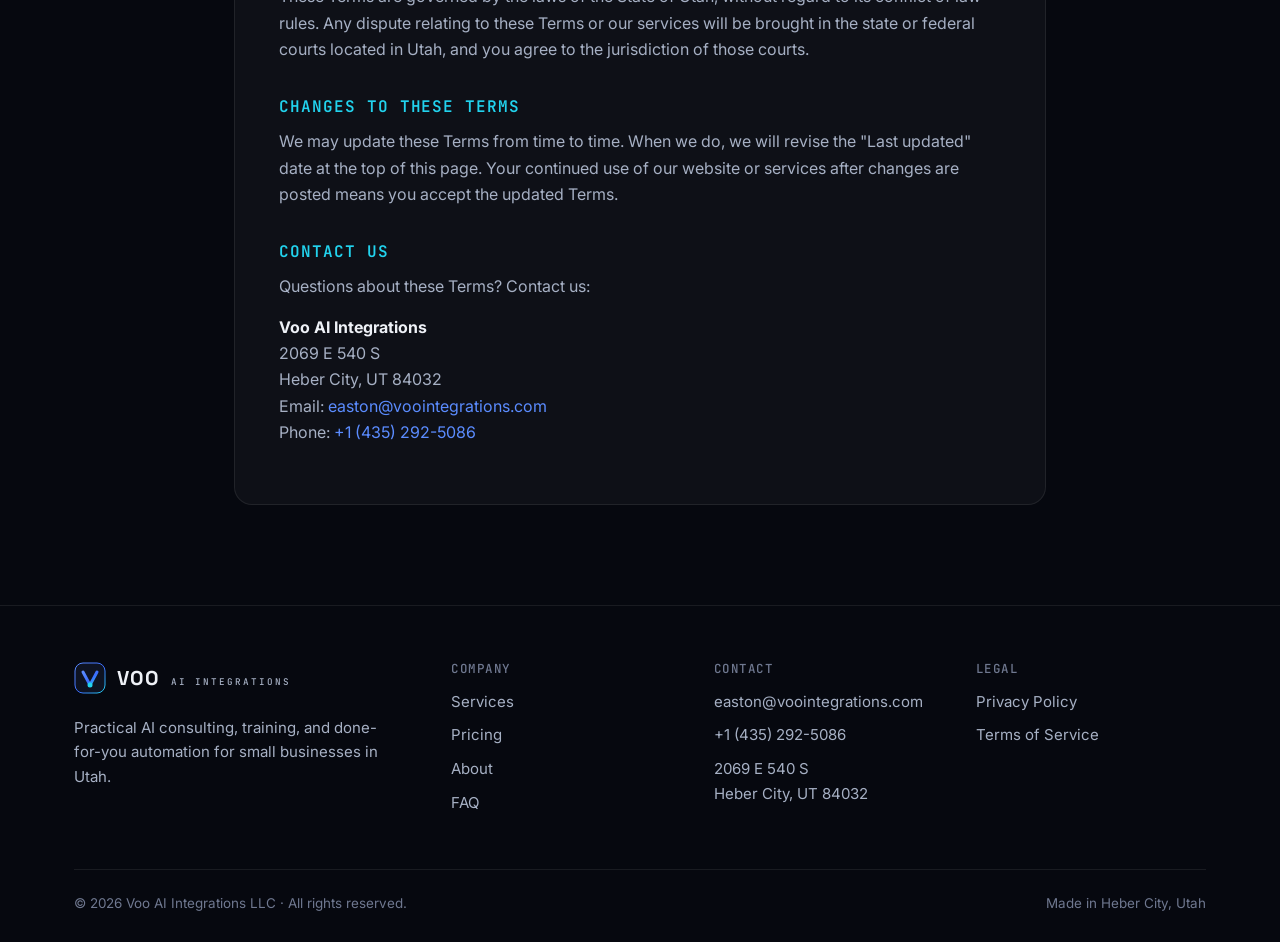
<file: terms/index.html>
<!DOCTYPE html>
<html lang="en">
<head>
<meta charset="UTF-8">
<title>Terms of Service — Voo AI Integrations</title>
<meta http-equiv="refresh" content="0; url=/terms-of-service/">
<link rel="canonical" href="https://voointegrations.com/terms-of-service/">
<script>location.replace('/terms-of-service/');</script>
</head>
<body>
<p>Our Terms of Service have moved to <a href="/terms-of-service/">voointegrations.com/terms-of-service/</a>.</p>
</body>
</html>
</file>
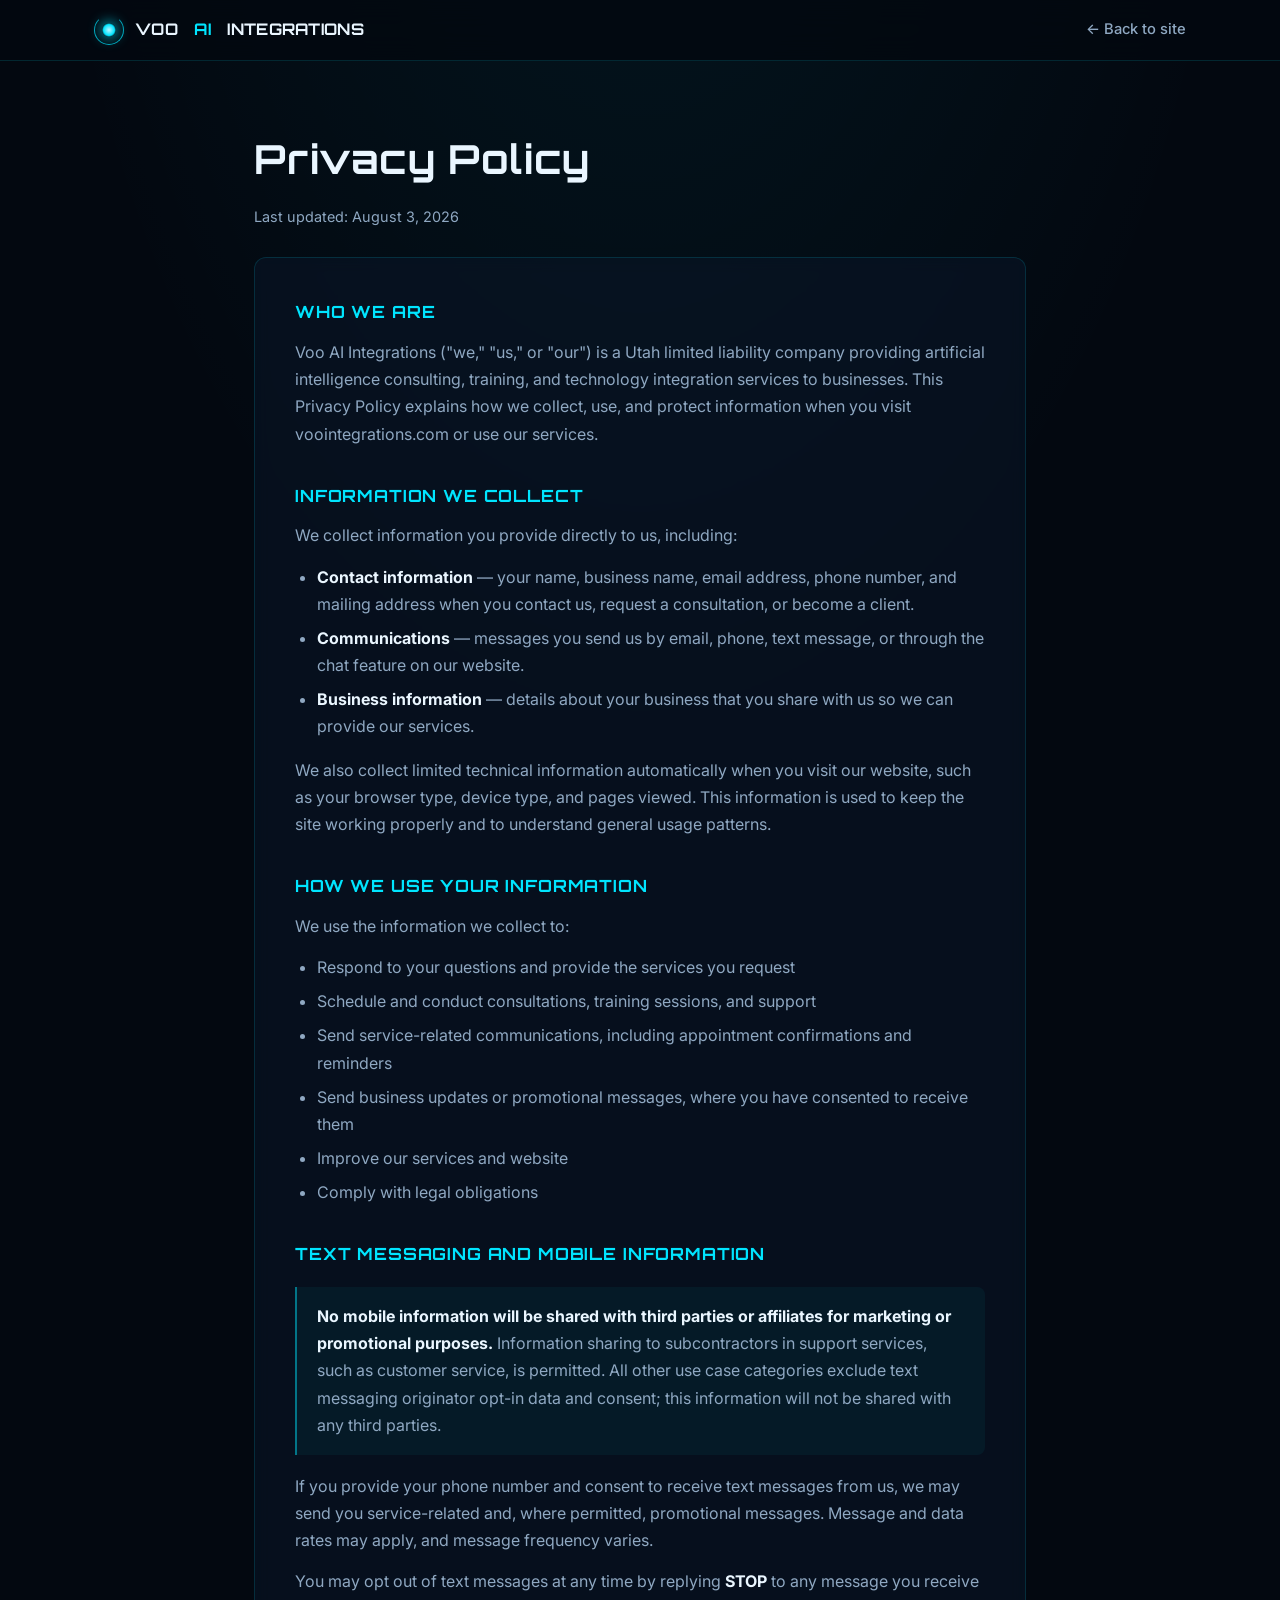
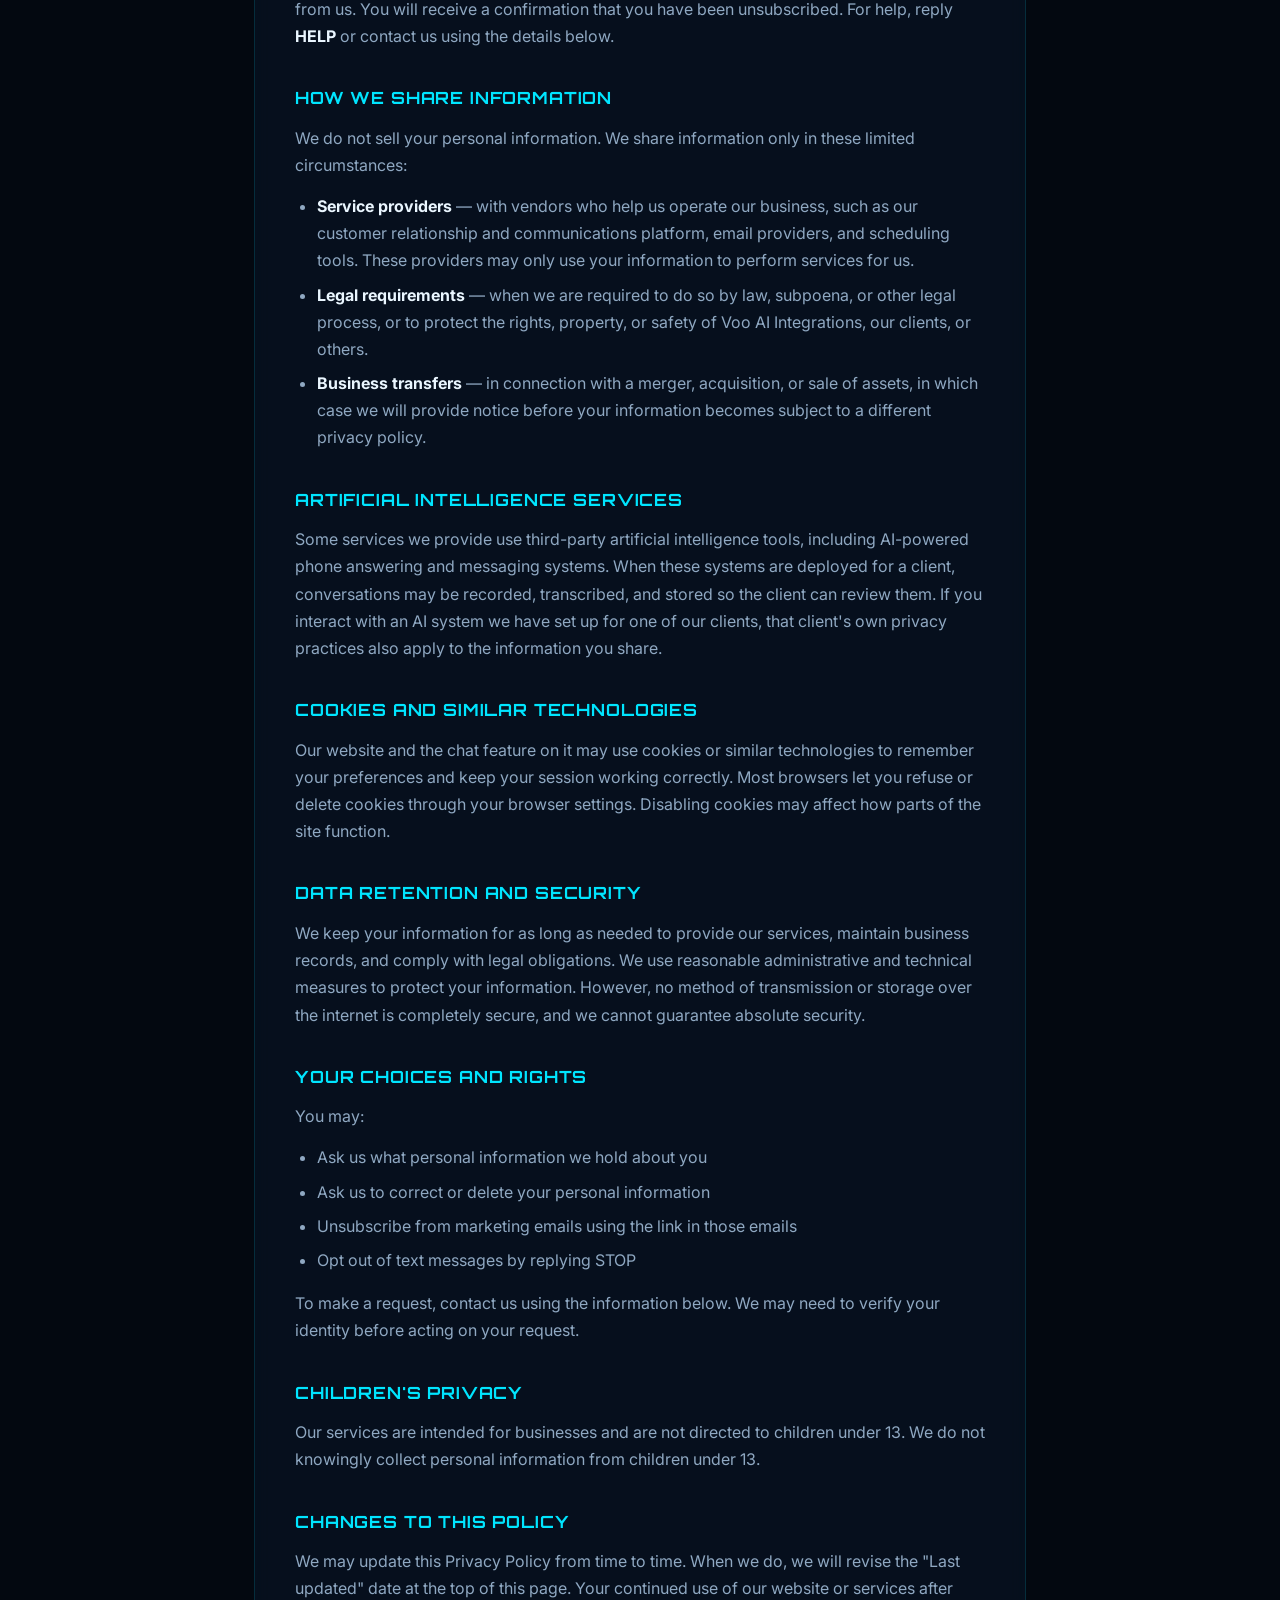
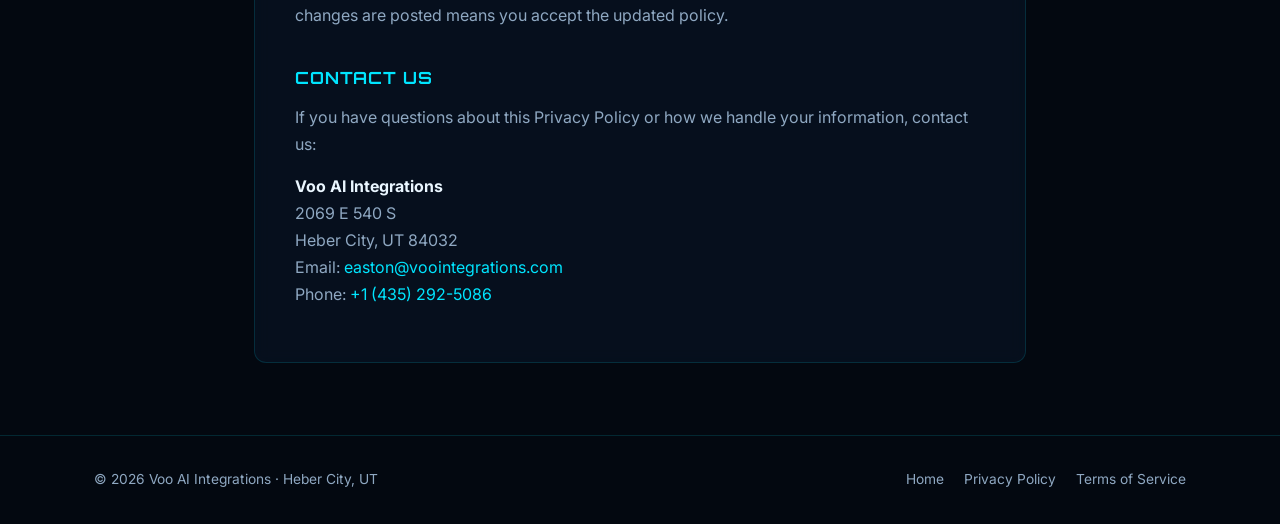
<file: privacy.html>
<!DOCTYPE html>
<html lang="en">
<head>
<meta charset="UTF-8">
<meta name="viewport" content="width=device-width, initial-scale=1.0">
<title>Privacy Policy — Voo AI Integrations</title>
<meta name="description" content="Privacy Policy for Voo AI Integrations — how we collect, use, and protect your information.">
<link rel="preconnect" href="https://fonts.googleapis.com">
<link rel="preconnect" href="https://fonts.gstatic.com" crossorigin>
<link href="https://fonts.googleapis.com/css2?family=Inter:wght@400;500;600;700&family=Orbitron:wght@600;700&display=swap" rel="stylesheet">
<style>
  :root {
    --bg: #030810; --panel: rgba(10, 22, 40, 0.55);
    --line: rgba(0, 229, 255, 0.14); --line-bright: rgba(0, 229, 255, 0.45);
    --cyan: #00e5ff; --blue: #3d7bff; --text: #eaf6ff; --muted: #8fa8c2;
    --glow: rgba(0, 229, 255, 0.35);
  }
  * { margin: 0; padding: 0; box-sizing: border-box; }
  body {
    background: var(--bg); color: var(--text);
    font-family: 'Inter', system-ui, sans-serif; line-height: 1.7;
    background-image: radial-gradient(ellipse 80% 50% at 50% -10%, rgba(0,229,255,0.07), transparent 60%);
    background-repeat: no-repeat;
  }
  h1, h2, .logo { font-family: 'Orbitron', 'Inter', sans-serif; letter-spacing: 0.02em; }
  a { color: var(--cyan); text-decoration: none; }
  a:hover { text-decoration: underline; }
  .container { max-width: 820px; margin: 0 auto; padding: 0 24px; }

  nav { border-bottom: 1px solid var(--line); background: rgba(3,8,16,0.8); backdrop-filter: blur(14px); position: sticky; top: 0; z-index: 10; }
  .nav-inner { max-width: 1140px; margin: 0 auto; padding: 15px 24px; display: flex; align-items: center; justify-content: space-between; gap: 16px; flex-wrap: wrap; }
  .logo { font-weight: 700; font-size: 1rem; display: flex; align-items: center; gap: 11px; color: var(--text); }
  .logo:hover { text-decoration: none; }
  .logo-mark { width: 30px; height: 30px; position: relative; flex-shrink: 0; }
  .logo-mark::before { content: ""; position: absolute; inset: 0; border-radius: 50%; border: 1.5px solid var(--cyan); border-top-color: transparent; opacity: .7; animation: spin 3.5s linear infinite; }
  .logo-mark::after { content: ""; position: absolute; inset: 8px; border-radius: 50%; background: radial-gradient(circle, #bff4ff 0%, var(--cyan) 55%, transparent 75%); box-shadow: 0 0 14px var(--cyan); }
  @keyframes spin { to { transform: rotate(360deg); } }
  .logo .accent { color: var(--cyan); }
  .back { color: var(--muted); font-size: 0.92rem; font-weight: 500; }
  .back:hover { color: var(--cyan); }

  header.page { padding: 64px 0 28px; }
  header.page h1 { font-size: clamp(1.8rem, 4vw, 2.5rem); margin-bottom: 12px; }
  .updated { color: var(--muted); font-size: 0.9rem; }

  main { padding-bottom: 72px; }
  .doc { background: var(--panel); border: 1px solid var(--line); border-radius: 12px; padding: 40px; backdrop-filter: blur(8px); }
  .doc h2 { font-size: 1.05rem; color: var(--cyan); margin: 34px 0 12px; letter-spacing: 0.05em; }
  .doc h2:first-child { margin-top: 0; }
  .doc p { color: var(--muted); margin-bottom: 14px; }
  .doc ul { color: var(--muted); margin: 0 0 16px 22px; }
  .doc li { margin-bottom: 7px; }
  .doc strong { color: var(--text); }
  .callout { border-left: 2px solid var(--line-bright); background: rgba(0,229,255,0.05); padding: 16px 20px; border-radius: 0 8px 8px 0; margin: 18px 0; }
  .callout p:last-child { margin-bottom: 0; }

  footer { border-top: 1px solid var(--line); padding: 32px 0; }
  .footer-inner { max-width: 1140px; margin: 0 auto; padding: 0 24px; display: flex; justify-content: space-between; gap: 16px; flex-wrap: wrap; color: var(--muted); font-size: 0.86rem; }
  .footer-inner a { color: var(--muted); }
  .footer-inner a:hover { color: var(--cyan); }
  .footer-links { display: flex; gap: 20px; }

  @media (max-width: 700px) { .doc { padding: 28px 22px; } header.page { padding: 44px 0 22px; } }
</style>
</head>
<body>

<nav>
  <div class="nav-inner">
    <a href="index.html" class="logo"><span class="logo-mark"></span>VOO<span class="accent">&nbsp;AI</span>&nbsp;INTEGRATIONS</a>
    <a href="index.html" class="back">← Back to site</a>
  </div>
</nav>

<header class="page">
  <div class="container">
    <h1>Privacy Policy</h1>
    <p class="updated">Last updated: August 3, 2026</p>
  </div>
</header>

<main>
  <div class="container">
    <div class="doc">

      <h2>WHO WE ARE</h2>
      <p>Voo AI Integrations ("we," "us," or "our") is a Utah limited liability company providing artificial intelligence consulting, training, and technology integration services to businesses. This Privacy Policy explains how we collect, use, and protect information when you visit voointegrations.com or use our services.</p>

      <h2>INFORMATION WE COLLECT</h2>
      <p>We collect information you provide directly to us, including:</p>
      <ul>
        <li><strong>Contact information</strong> — your name, business name, email address, phone number, and mailing address when you contact us, request a consultation, or become a client.</li>
        <li><strong>Communications</strong> — messages you send us by email, phone, text message, or through the chat feature on our website.</li>
        <li><strong>Business information</strong> — details about your business that you share with us so we can provide our services.</li>
      </ul>
      <p>We also collect limited technical information automatically when you visit our website, such as your browser type, device type, and pages viewed. This information is used to keep the site working properly and to understand general usage patterns.</p>

      <h2>HOW WE USE YOUR INFORMATION</h2>
      <p>We use the information we collect to:</p>
      <ul>
        <li>Respond to your questions and provide the services you request</li>
        <li>Schedule and conduct consultations, training sessions, and support</li>
        <li>Send service-related communications, including appointment confirmations and reminders</li>
        <li>Send business updates or promotional messages, where you have consented to receive them</li>
        <li>Improve our services and website</li>
        <li>Comply with legal obligations</li>
      </ul>

      <h2>TEXT MESSAGING AND MOBILE INFORMATION</h2>
      <div class="callout">
        <p><strong>No mobile information will be shared with third parties or affiliates for marketing or promotional purposes.</strong> Information sharing to subcontractors in support services, such as customer service, is permitted. All other use case categories exclude text messaging originator opt-in data and consent; this information will not be shared with any third parties.</p>
      </div>
      <p>If you provide your phone number and consent to receive text messages from us, we may send you service-related and, where permitted, promotional messages. Message and data rates may apply, and message frequency varies.</p>
      <p>You may opt out of text messages at any time by replying <strong>STOP</strong> to any message you receive from us. You will receive a confirmation that you have been unsubscribed. For help, reply <strong>HELP</strong> or contact us using the details below.</p>

      <h2>HOW WE SHARE INFORMATION</h2>
      <p>We do not sell your personal information. We share information only in these limited circumstances:</p>
      <ul>
        <li><strong>Service providers</strong> — with vendors who help us operate our business, such as our customer relationship and communications platform, email providers, and scheduling tools. These providers may only use your information to perform services for us.</li>
        <li><strong>Legal requirements</strong> — when we are required to do so by law, subpoena, or other legal process, or to protect the rights, property, or safety of Voo AI Integrations, our clients, or others.</li>
        <li><strong>Business transfers</strong> — in connection with a merger, acquisition, or sale of assets, in which case we will provide notice before your information becomes subject to a different privacy policy.</li>
      </ul>

      <h2>ARTIFICIAL INTELLIGENCE SERVICES</h2>
      <p>Some services we provide use third-party artificial intelligence tools, including AI-powered phone answering and messaging systems. When these systems are deployed for a client, conversations may be recorded, transcribed, and stored so the client can review them. If you interact with an AI system we have set up for one of our clients, that client's own privacy practices also apply to the information you share.</p>

      <h2>COOKIES AND SIMILAR TECHNOLOGIES</h2>
      <p>Our website and the chat feature on it may use cookies or similar technologies to remember your preferences and keep your session working correctly. Most browsers let you refuse or delete cookies through your browser settings. Disabling cookies may affect how parts of the site function.</p>

      <h2>DATA RETENTION AND SECURITY</h2>
      <p>We keep your information for as long as needed to provide our services, maintain business records, and comply with legal obligations. We use reasonable administrative and technical measures to protect your information. However, no method of transmission or storage over the internet is completely secure, and we cannot guarantee absolute security.</p>

      <h2>YOUR CHOICES AND RIGHTS</h2>
      <p>You may:</p>
      <ul>
        <li>Ask us what personal information we hold about you</li>
        <li>Ask us to correct or delete your personal information</li>
        <li>Unsubscribe from marketing emails using the link in those emails</li>
        <li>Opt out of text messages by replying STOP</li>
      </ul>
      <p>To make a request, contact us using the information below. We may need to verify your identity before acting on your request.</p>

      <h2>CHILDREN'S PRIVACY</h2>
      <p>Our services are intended for businesses and are not directed to children under 13. We do not knowingly collect personal information from children under 13.</p>

      <h2>CHANGES TO THIS POLICY</h2>
      <p>We may update this Privacy Policy from time to time. When we do, we will revise the "Last updated" date at the top of this page. Your continued use of our website or services after changes are posted means you accept the updated policy.</p>

      <h2>CONTACT US</h2>
      <p>If you have questions about this Privacy Policy or how we handle your information, contact us:</p>
      <p>
        <strong>Voo AI Integrations</strong><br>
        2069 E 540 S<br>
        Heber City, UT 84032<br>
        Email: <a href="mailto:easton@voointegrations.com">easton@voointegrations.com</a><br>
        Phone: <a href="tel:+14352925086">+1 (435) 292-5086</a>
      </p>

    </div>
  </div>
</main>

<footer>
  <div class="footer-inner">
    <span>© 2026 Voo AI Integrations · Heber City, UT</span>
    <span class="footer-links">
      <a href="index.html">Home</a>
      <a href="privacy.html">Privacy Policy</a>
      <a href="terms.html">Terms of Service</a>
    </span>
  </div>
</footer>

<!-- GoHighLevel chat widget -->
<script src="https://widgets.leadconnectorhq.com/loader.js" data-resources-url="https://widgets.leadconnectorhq.com/chat-widget/loader.js" data-widget-id="6a70d0c471ef06cc77071459" data-source="WEB_USER"></script>

</body>
</html>
</file>
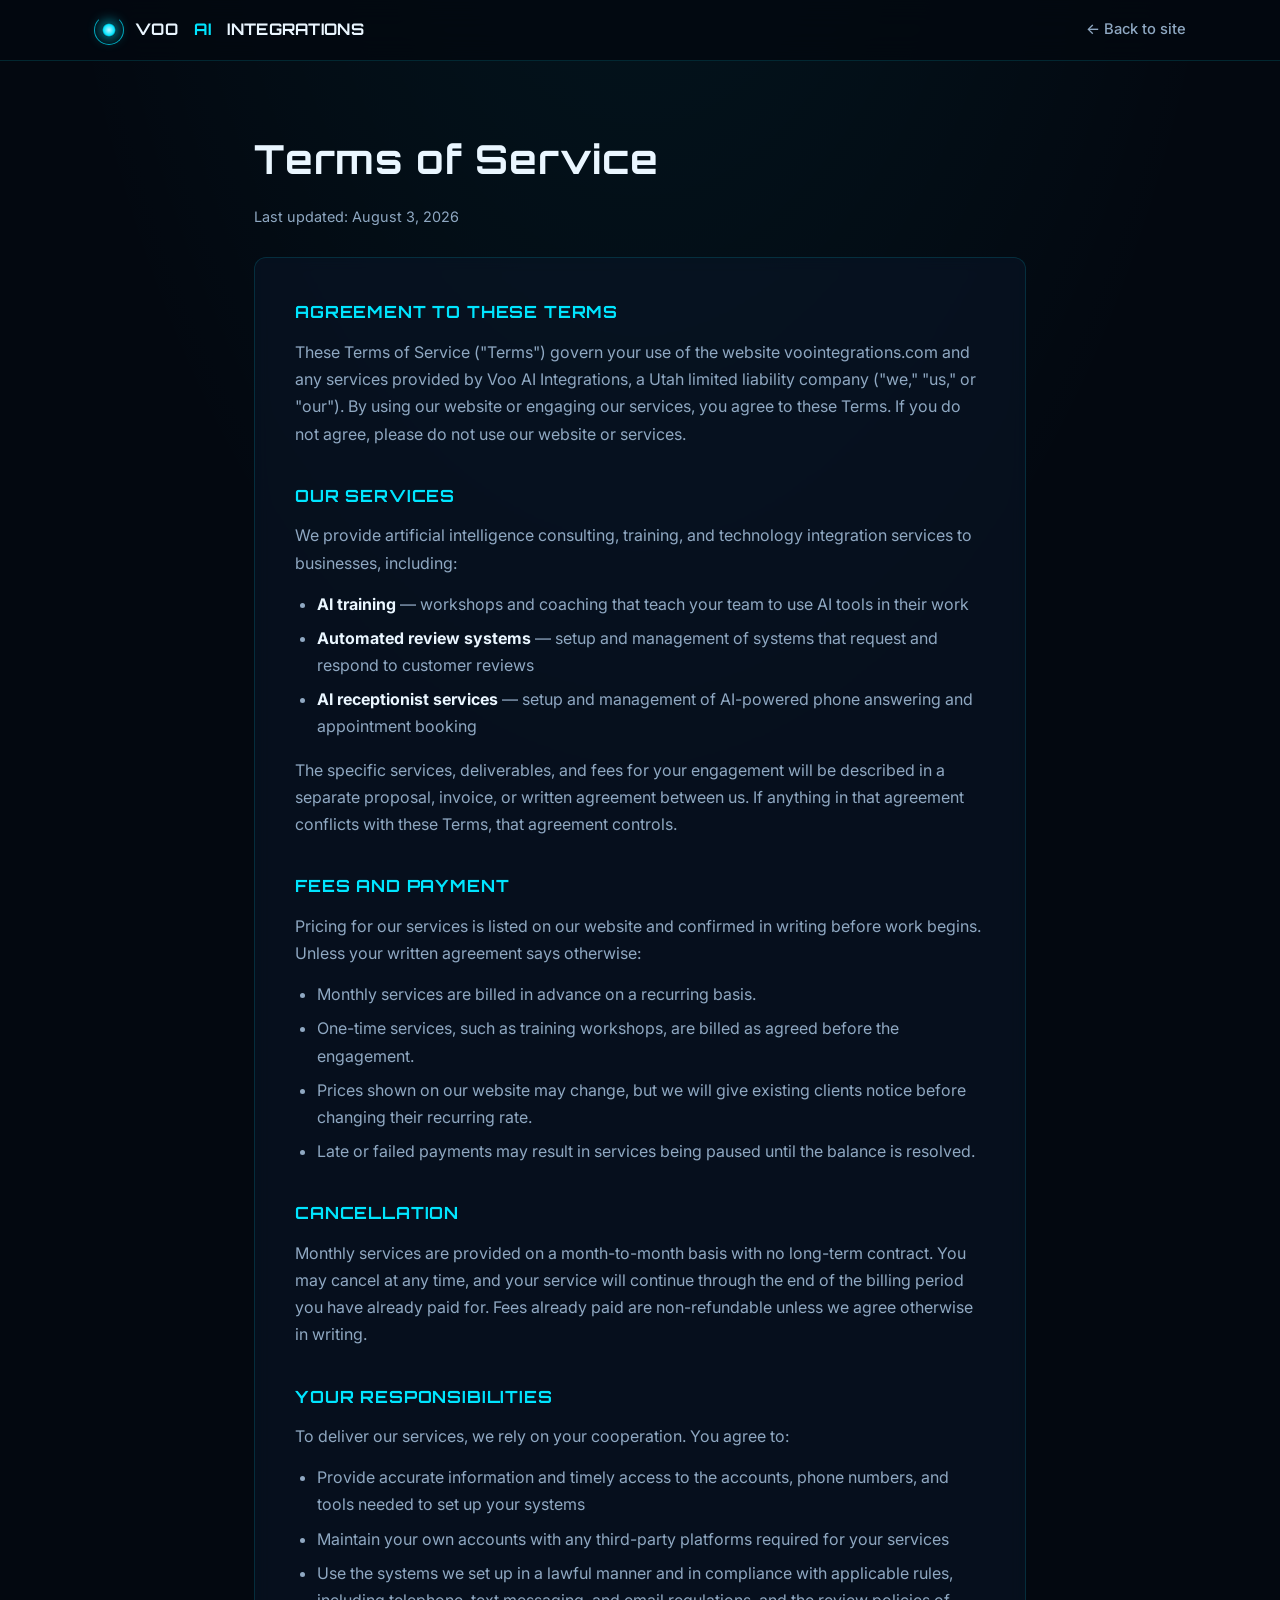
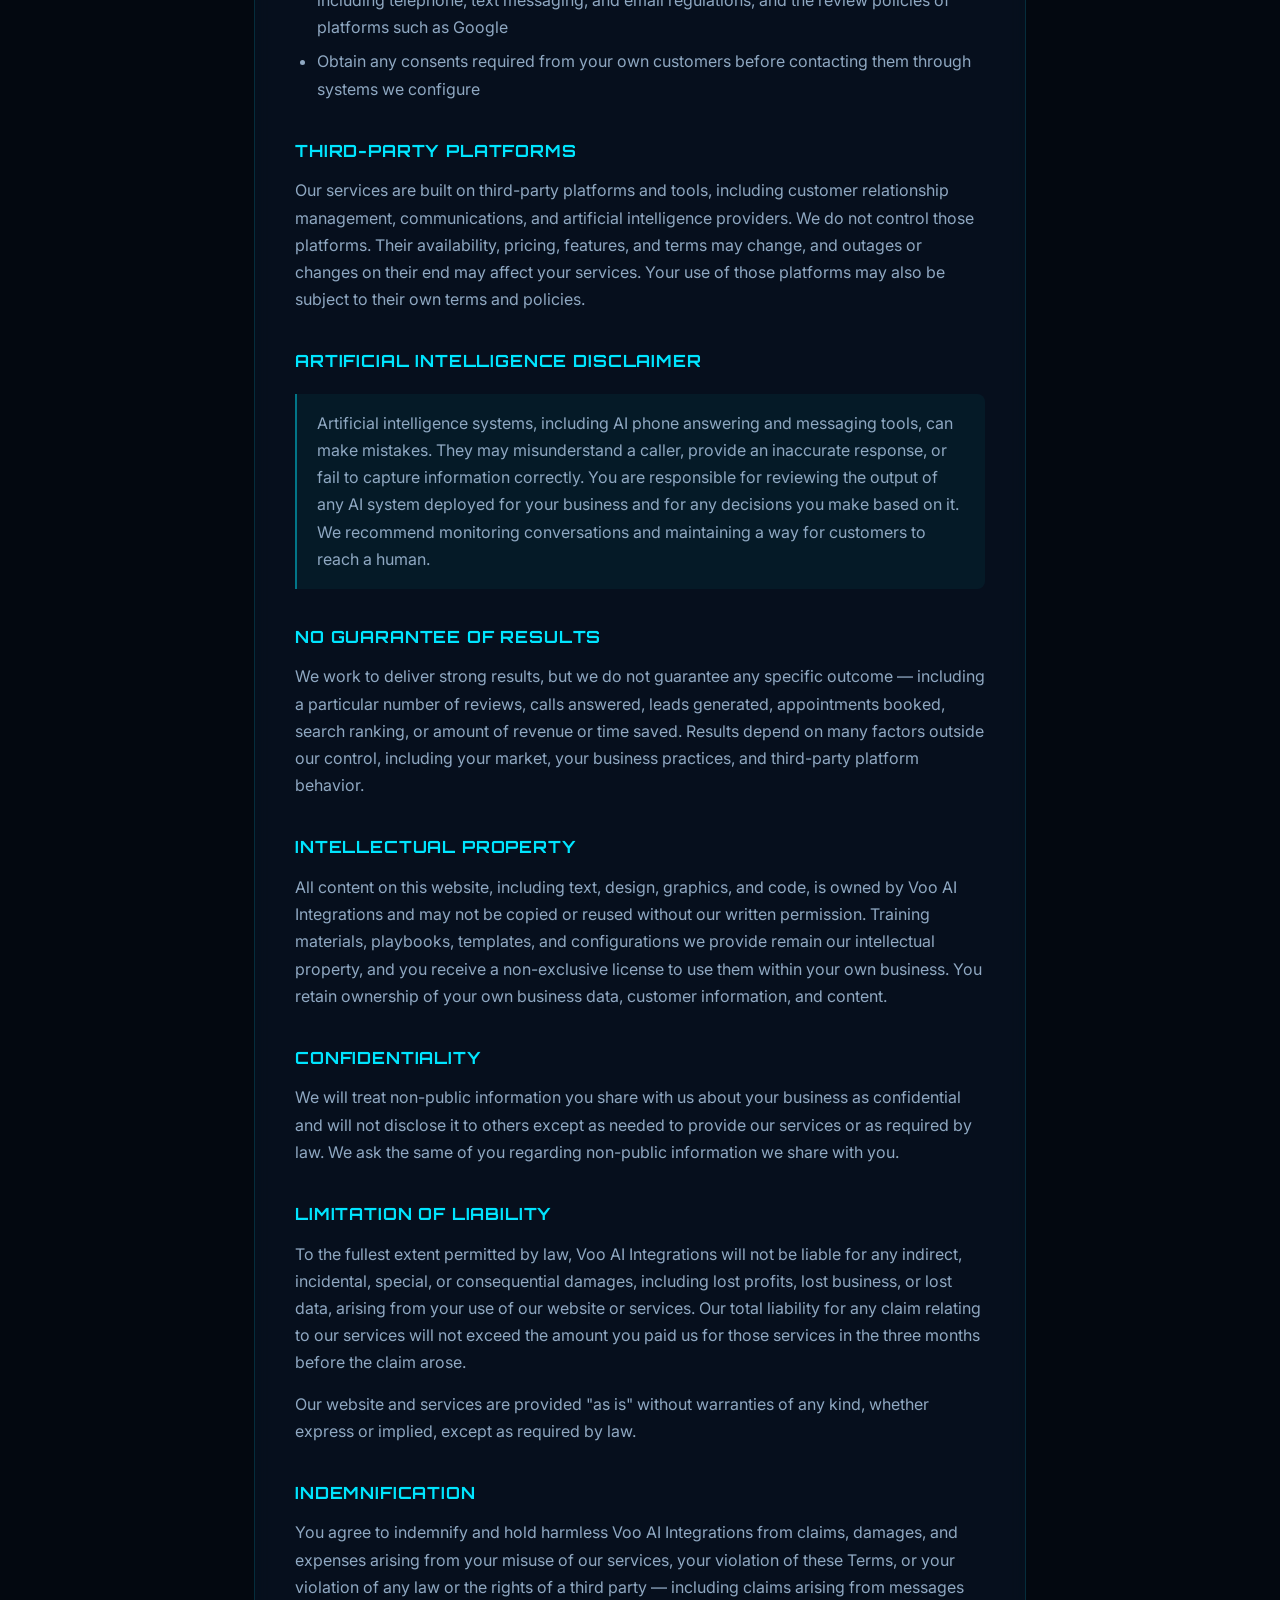
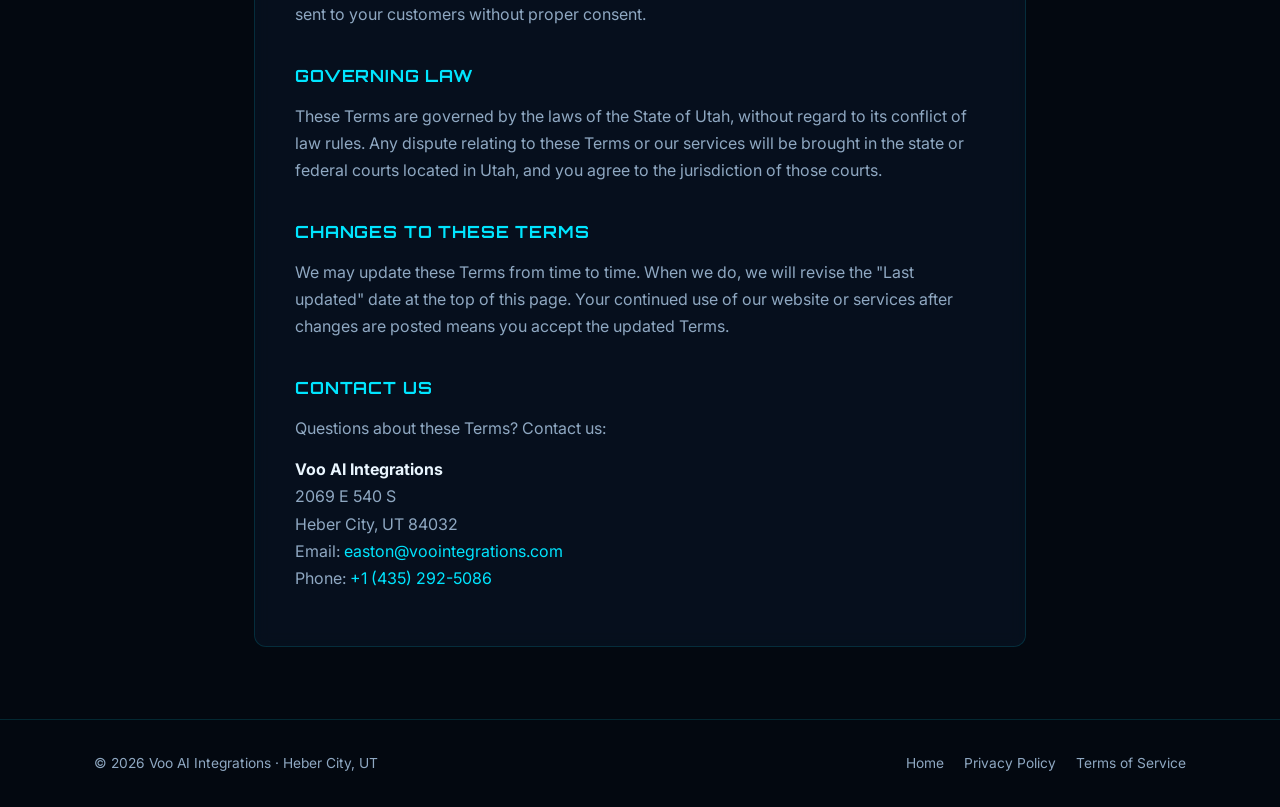
<file: terms.html>
<!DOCTYPE html>
<html lang="en">
<head>
<meta charset="UTF-8">
<meta name="viewport" content="width=device-width, initial-scale=1.0">
<title>Terms of Service — Voo AI Integrations</title>
<meta name="description" content="Terms of Service for Voo AI Integrations — the terms that govern use of our website and services.">
<link rel="preconnect" href="https://fonts.googleapis.com">
<link rel="preconnect" href="https://fonts.gstatic.com" crossorigin>
<link href="https://fonts.googleapis.com/css2?family=Inter:wght@400;500;600;700&family=Orbitron:wght@600;700&display=swap" rel="stylesheet">
<style>
  :root {
    --bg: #030810; --panel: rgba(10, 22, 40, 0.55);
    --line: rgba(0, 229, 255, 0.14); --line-bright: rgba(0, 229, 255, 0.45);
    --cyan: #00e5ff; --blue: #3d7bff; --text: #eaf6ff; --muted: #8fa8c2;
    --glow: rgba(0, 229, 255, 0.35);
  }
  * { margin: 0; padding: 0; box-sizing: border-box; }
  body {
    background: var(--bg); color: var(--text);
    font-family: 'Inter', system-ui, sans-serif; line-height: 1.7;
    background-image: radial-gradient(ellipse 80% 50% at 50% -10%, rgba(0,229,255,0.07), transparent 60%);
    background-repeat: no-repeat;
  }
  h1, h2, .logo { font-family: 'Orbitron', 'Inter', sans-serif; letter-spacing: 0.02em; }
  a { color: var(--cyan); text-decoration: none; }
  a:hover { text-decoration: underline; }
  .container { max-width: 820px; margin: 0 auto; padding: 0 24px; }

  nav { border-bottom: 1px solid var(--line); background: rgba(3,8,16,0.8); backdrop-filter: blur(14px); position: sticky; top: 0; z-index: 10; }
  .nav-inner { max-width: 1140px; margin: 0 auto; padding: 15px 24px; display: flex; align-items: center; justify-content: space-between; gap: 16px; flex-wrap: wrap; }
  .logo { font-weight: 700; font-size: 1rem; display: flex; align-items: center; gap: 11px; color: var(--text); }
  .logo:hover { text-decoration: none; }
  .logo-mark { width: 30px; height: 30px; position: relative; flex-shrink: 0; }
  .logo-mark::before { content: ""; position: absolute; inset: 0; border-radius: 50%; border: 1.5px solid var(--cyan); border-top-color: transparent; opacity: .7; animation: spin 3.5s linear infinite; }
  .logo-mark::after { content: ""; position: absolute; inset: 8px; border-radius: 50%; background: radial-gradient(circle, #bff4ff 0%, var(--cyan) 55%, transparent 75%); box-shadow: 0 0 14px var(--cyan); }
  @keyframes spin { to { transform: rotate(360deg); } }
  .logo .accent { color: var(--cyan); }
  .back { color: var(--muted); font-size: 0.92rem; font-weight: 500; }
  .back:hover { color: var(--cyan); }

  header.page { padding: 64px 0 28px; }
  header.page h1 { font-size: clamp(1.8rem, 4vw, 2.5rem); margin-bottom: 12px; }
  .updated { color: var(--muted); font-size: 0.9rem; }

  main { padding-bottom: 72px; }
  .doc { background: var(--panel); border: 1px solid var(--line); border-radius: 12px; padding: 40px; backdrop-filter: blur(8px); }
  .doc h2 { font-size: 1.05rem; color: var(--cyan); margin: 34px 0 12px; letter-spacing: 0.05em; }
  .doc h2:first-child { margin-top: 0; }
  .doc p { color: var(--muted); margin-bottom: 14px; }
  .doc ul { color: var(--muted); margin: 0 0 16px 22px; }
  .doc li { margin-bottom: 7px; }
  .doc strong { color: var(--text); }
  .callout { border-left: 2px solid var(--line-bright); background: rgba(0,229,255,0.05); padding: 16px 20px; border-radius: 0 8px 8px 0; margin: 18px 0; }
  .callout p:last-child { margin-bottom: 0; }

  footer { border-top: 1px solid var(--line); padding: 32px 0; }
  .footer-inner { max-width: 1140px; margin: 0 auto; padding: 0 24px; display: flex; justify-content: space-between; gap: 16px; flex-wrap: wrap; color: var(--muted); font-size: 0.86rem; }
  .footer-inner a { color: var(--muted); }
  .footer-inner a:hover { color: var(--cyan); }
  .footer-links { display: flex; gap: 20px; }

  @media (max-width: 700px) { .doc { padding: 28px 22px; } header.page { padding: 44px 0 22px; } }
</style>
</head>
<body>

<nav>
  <div class="nav-inner">
    <a href="index.html" class="logo"><span class="logo-mark"></span>VOO<span class="accent">&nbsp;AI</span>&nbsp;INTEGRATIONS</a>
    <a href="index.html" class="back">← Back to site</a>
  </div>
</nav>

<header class="page">
  <div class="container">
    <h1>Terms of Service</h1>
    <p class="updated">Last updated: August 3, 2026</p>
  </div>
</header>

<main>
  <div class="container">
    <div class="doc">

      <h2>AGREEMENT TO THESE TERMS</h2>
      <p>These Terms of Service ("Terms") govern your use of the website voointegrations.com and any services provided by Voo AI Integrations, a Utah limited liability company ("we," "us," or "our"). By using our website or engaging our services, you agree to these Terms. If you do not agree, please do not use our website or services.</p>

      <h2>OUR SERVICES</h2>
      <p>We provide artificial intelligence consulting, training, and technology integration services to businesses, including:</p>
      <ul>
        <li><strong>AI training</strong> — workshops and coaching that teach your team to use AI tools in their work</li>
        <li><strong>Automated review systems</strong> — setup and management of systems that request and respond to customer reviews</li>
        <li><strong>AI receptionist services</strong> — setup and management of AI-powered phone answering and appointment booking</li>
      </ul>
      <p>The specific services, deliverables, and fees for your engagement will be described in a separate proposal, invoice, or written agreement between us. If anything in that agreement conflicts with these Terms, that agreement controls.</p>

      <h2>FEES AND PAYMENT</h2>
      <p>Pricing for our services is listed on our website and confirmed in writing before work begins. Unless your written agreement says otherwise:</p>
      <ul>
        <li>Monthly services are billed in advance on a recurring basis.</li>
        <li>One-time services, such as training workshops, are billed as agreed before the engagement.</li>
        <li>Prices shown on our website may change, but we will give existing clients notice before changing their recurring rate.</li>
        <li>Late or failed payments may result in services being paused until the balance is resolved.</li>
      </ul>

      <h2>CANCELLATION</h2>
      <p>Monthly services are provided on a month-to-month basis with no long-term contract. You may cancel at any time, and your service will continue through the end of the billing period you have already paid for. Fees already paid are non-refundable unless we agree otherwise in writing.</p>

      <h2>YOUR RESPONSIBILITIES</h2>
      <p>To deliver our services, we rely on your cooperation. You agree to:</p>
      <ul>
        <li>Provide accurate information and timely access to the accounts, phone numbers, and tools needed to set up your systems</li>
        <li>Maintain your own accounts with any third-party platforms required for your services</li>
        <li>Use the systems we set up in a lawful manner and in compliance with applicable rules, including telephone, text messaging, and email regulations, and the review policies of platforms such as Google</li>
        <li>Obtain any consents required from your own customers before contacting them through systems we configure</li>
      </ul>

      <h2>THIRD-PARTY PLATFORMS</h2>
      <p>Our services are built on third-party platforms and tools, including customer relationship management, communications, and artificial intelligence providers. We do not control those platforms. Their availability, pricing, features, and terms may change, and outages or changes on their end may affect your services. Your use of those platforms may also be subject to their own terms and policies.</p>

      <h2>ARTIFICIAL INTELLIGENCE DISCLAIMER</h2>
      <div class="callout">
        <p>Artificial intelligence systems, including AI phone answering and messaging tools, can make mistakes. They may misunderstand a caller, provide an inaccurate response, or fail to capture information correctly. You are responsible for reviewing the output of any AI system deployed for your business and for any decisions you make based on it. We recommend monitoring conversations and maintaining a way for customers to reach a human.</p>
      </div>

      <h2>NO GUARANTEE OF RESULTS</h2>
      <p>We work to deliver strong results, but we do not guarantee any specific outcome — including a particular number of reviews, calls answered, leads generated, appointments booked, search ranking, or amount of revenue or time saved. Results depend on many factors outside our control, including your market, your business practices, and third-party platform behavior.</p>

      <h2>INTELLECTUAL PROPERTY</h2>
      <p>All content on this website, including text, design, graphics, and code, is owned by Voo AI Integrations and may not be copied or reused without our written permission. Training materials, playbooks, templates, and configurations we provide remain our intellectual property, and you receive a non-exclusive license to use them within your own business. You retain ownership of your own business data, customer information, and content.</p>

      <h2>CONFIDENTIALITY</h2>
      <p>We will treat non-public information you share with us about your business as confidential and will not disclose it to others except as needed to provide our services or as required by law. We ask the same of you regarding non-public information we share with you.</p>

      <h2>LIMITATION OF LIABILITY</h2>
      <p>To the fullest extent permitted by law, Voo AI Integrations will not be liable for any indirect, incidental, special, or consequential damages, including lost profits, lost business, or lost data, arising from your use of our website or services. Our total liability for any claim relating to our services will not exceed the amount you paid us for those services in the three months before the claim arose.</p>
      <p>Our website and services are provided "as is" without warranties of any kind, whether express or implied, except as required by law.</p>

      <h2>INDEMNIFICATION</h2>
      <p>You agree to indemnify and hold harmless Voo AI Integrations from claims, damages, and expenses arising from your misuse of our services, your violation of these Terms, or your violation of any law or the rights of a third party — including claims arising from messages sent to your customers without proper consent.</p>

      <h2>GOVERNING LAW</h2>
      <p>These Terms are governed by the laws of the State of Utah, without regard to its conflict of law rules. Any dispute relating to these Terms or our services will be brought in the state or federal courts located in Utah, and you agree to the jurisdiction of those courts.</p>

      <h2>CHANGES TO THESE TERMS</h2>
      <p>We may update these Terms from time to time. When we do, we will revise the "Last updated" date at the top of this page. Your continued use of our website or services after changes are posted means you accept the updated Terms.</p>

      <h2>CONTACT US</h2>
      <p>Questions about these Terms? Contact us:</p>
      <p>
        <strong>Voo AI Integrations</strong><br>
        2069 E 540 S<br>
        Heber City, UT 84032<br>
        Email: <a href="mailto:easton@voointegrations.com">easton@voointegrations.com</a><br>
        Phone: <a href="tel:+14352925086">+1 (435) 292-5086</a>
      </p>

    </div>
  </div>
</main>

<footer>
  <div class="footer-inner">
    <span>© 2026 Voo AI Integrations · Heber City, UT</span>
    <span class="footer-links">
      <a href="index.html">Home</a>
      <a href="privacy.html">Privacy Policy</a>
      <a href="terms.html">Terms of Service</a>
    </span>
  </div>
</footer>

<!-- GoHighLevel chat widget -->
<script src="https://widgets.leadconnectorhq.com/loader.js" data-resources-url="https://widgets.leadconnectorhq.com/chat-widget/loader.js" data-widget-id="6a70d0c471ef06cc77071459" data-source="WEB_USER"></script>

</body>
</html>
</file>
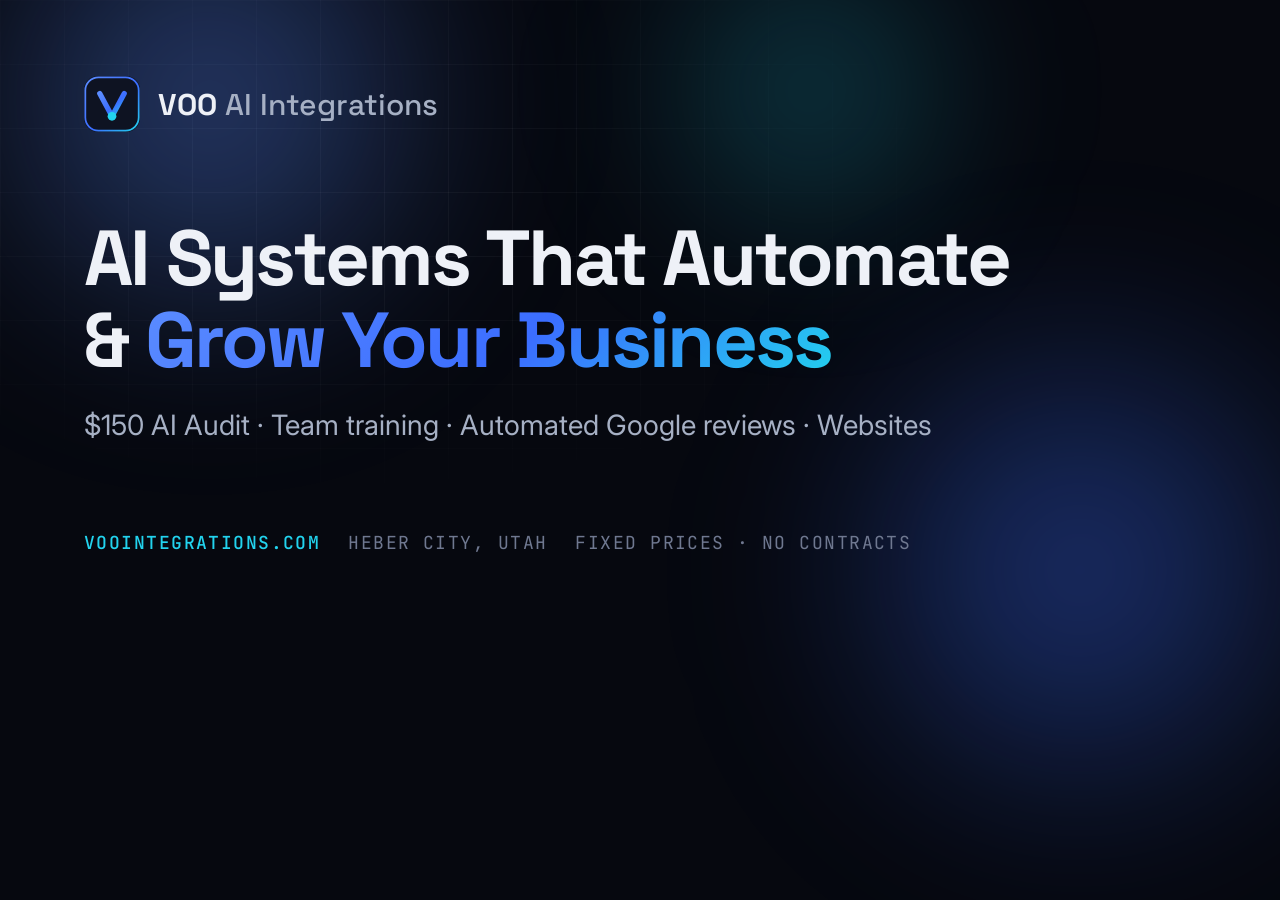
<file: _dev/og-template.html>
<!DOCTYPE html>
<html lang="en">
<head>
<meta charset="UTF-8">
<title>OG image template (not published)</title>
<link href="https://fonts.googleapis.com/css2?family=Space+Grotesk:wght@500;600;700&family=Inter:wght@400;500;600&family=JetBrains+Mono:wght@500&display=swap" rel="stylesheet">
<style>
  * { margin: 0; box-sizing: border-box; }
  body { width: 1200px; height: 630px; background: #06080f; color: #eef1f7; font-family: "Inter", system-ui, sans-serif; overflow: hidden; position: relative; }
  .grid { position: absolute; inset: 0; background-image: linear-gradient(rgba(255,255,255,.04) 1px, transparent 1px), linear-gradient(90deg, rgba(255,255,255,.04) 1px, transparent 1px); background-size: 64px 64px; -webkit-mask-image: radial-gradient(ellipse 70% 70% at 30% 30%, #000 20%, transparent 75%); }
  .a1 { position: absolute; width: 700px; height: 520px; left: -140px; top: -160px; border-radius: 50%; background: radial-gradient(circle, rgba(91,140,255,.45), transparent 65%); filter: blur(80px); }
  .a2 { position: absolute; width: 640px; height: 640px; right: -200px; bottom: -260px; border-radius: 50%; background: radial-gradient(circle, rgba(59,109,255,.45), transparent 65%); filter: blur(80px); }
  .a3 { position: absolute; width: 420px; height: 420px; right: 180px; top: -120px; border-radius: 50%; background: radial-gradient(circle, rgba(34,211,238,.28), transparent 65%); filter: blur(70px); }
  .wrap { position: relative; padding: 76px 84px; height: 100%; display: flex; flex-direction: column; justify-content: space-between; }
  .brand { display: flex; align-items: center; gap: 18px; font-family: "Space Grotesk", sans-serif; font-weight: 700; font-size: 30px; }
  .brand .dim { color: #a6b0c4; font-weight: 500; }
  h1 { font-family: "Space Grotesk", sans-serif; font-size: 78px; line-height: 1.05; letter-spacing: -0.035em; font-weight: 700; max-width: 980px; }
  h1 span { background: linear-gradient(135deg, #5b8cff, #3b6dff 55%, #22d3ee); -webkit-background-clip: text; background-clip: text; color: transparent; }
  .sub { font-size: 28px; color: #a6b0c4; margin-top: 24px; max-width: 900px; line-height: 1.4; }
  .foot { display: flex; gap: 28px; font-family: "JetBrains Mono", monospace; font-size: 18px; letter-spacing: .08em; text-transform: uppercase; color: #6f7890; }
  .foot b { color: #22d3ee; font-weight: 500; }
</style>
</head>
<body>
<div class="grid"></div><div class="a1"></div><div class="a2"></div><div class="a3"></div>
<div class="wrap">
  <div class="brand">
    <svg width="56" height="56" viewBox="0 0 64 64"><defs><linearGradient id="g" x1="0" y1="0" x2="1" y2="1"><stop offset="0" stop-color="#5b8cff"/><stop offset=".55" stop-color="#3b6dff"/><stop offset="1" stop-color="#22d3ee"/></linearGradient></defs><rect width="64" height="64" rx="16" fill="#0e1322"/><rect x="1.5" y="1.5" width="61" height="61" rx="15" fill="none" stroke="url(#g)" stroke-width="2"/><path d="M18 20 32 46 46 20" fill="none" stroke="url(#g)" stroke-width="6" stroke-linecap="round" stroke-linejoin="round"/><circle cx="32" cy="46" r="5" fill="#22d3ee"/></svg>
    <span>VOO <span class="dim">AI Integrations</span></span>
  </div>
  <div>
    <h1>AI Systems That Automate &amp; <span>Grow Your Business</span></h1>
    <p class="sub">$150 AI Audit · Team training · Automated Google reviews · Websites</p>
  </div>
  <div class="foot"><span><b>voointegrations.com</b></span><span>Heber City, Utah</span><span>Fixed prices · No contracts</span></div>
</div>
</body>
</html>
</file>
<file: assets/css/site.css>
/* ============================================================
   Voo AI Integrations — site.css
   Premium dark design system. No build step; edit and deploy.
   ============================================================ */

:root {
  /* Surfaces */
  --bg: #06080f;
  --bg-2: #0a0e1a;
  --surface: rgba(255, 255, 255, 0.035);
  --surface-2: rgba(255, 255, 255, 0.06);
  --surface-solid: #0e1322;
  --line: rgba(255, 255, 255, 0.08);
  --line-strong: rgba(255, 255, 255, 0.16);

  /* Text */
  --text: #eef1f7;
  --muted: #a6b0c4;
  --faint: #6f7890;

  /* Brand */
  --brand: #5b8cff;
  --brand-2: #3b6dff;
  --brand-3: #22d3ee;
  --success: #34d399;
  --warn: #fbbf24;
  --amber: #f5b04c;
  --gradient: linear-gradient(135deg, #5b8cff 0%, #3b6dff 55%, #22d3ee 100%);
  --gradient-soft: linear-gradient(135deg, rgba(91,140,255,.18), rgba(59,109,255,.14) 55%, rgba(34,211,238,.16));
  --glow: 0 0 0 1px rgba(91,140,255,.25), 0 20px 60px -20px rgba(91,140,255,.45);

  /* Type */
  --font-display: "Space Grotesk", "Inter", system-ui, sans-serif;
  --font-body: "Inter", system-ui, -apple-system, "Segoe UI", sans-serif;
  --font-mono: "JetBrains Mono", ui-monospace, SFMono-Regular, Menlo, monospace;

  /* Layout */
  --container: 1180px;
  --gutter: 24px;
  --radius: 18px;
  --radius-sm: 12px;
  --radius-pill: 999px;
  --section: clamp(72px, 10vw, 120px);

  color-scheme: dark;
}

/* ---------- Reset ---------- */
*, *::before, *::after { box-sizing: border-box; }
html { scroll-behavior: smooth; -webkit-text-size-adjust: 100%; }
body {
  margin: 0;
  background: var(--bg);
  color: var(--text);
  font-family: var(--font-body);
  font-size: 1rem;
  line-height: 1.65;
  -webkit-font-smoothing: antialiased;
  overflow-x: hidden;
}
h1, h2, h3, h4 { font-family: var(--font-display); line-height: 1.12; letter-spacing: -0.02em; margin: 0; font-weight: 600; }
p { margin: 0; }
a { color: inherit; text-decoration: none; }
img, svg { max-width: 100%; display: block; }
button { font: inherit; color: inherit; background: none; border: 0; cursor: pointer; }
ul { margin: 0; padding: 0; list-style: none; }
:focus-visible { outline: 2px solid var(--brand-3); outline-offset: 3px; border-radius: 6px; }

.container { max-width: var(--container); margin: 0 auto; padding: 0 var(--gutter); }
.skip-link {
  position: absolute; left: 16px; top: -60px; z-index: 100;
  background: var(--brand); color: #fff; padding: 10px 14px; border-radius: 8px; font-weight: 600;
}
.skip-link:focus { top: 16px; }
.visually-hidden { position: absolute !important; width: 1px; height: 1px; overflow: hidden; clip: rect(0 0 0 0); white-space: nowrap; }

/* ---------- Background atmosphere ---------- */
.atmosphere {
  position: fixed; inset: 0; z-index: -1; overflow: hidden; pointer-events: none;
  background:
    radial-gradient(1200px 600px at 50% -10%, rgba(91,140,255,.10), transparent 60%),
    var(--bg);
}
.atmosphere::before {
  /* fine grid */
  content: ""; position: absolute; inset: 0;
  background-image:
    linear-gradient(rgba(255,255,255,.035) 1px, transparent 1px),
    linear-gradient(90deg, rgba(255,255,255,.035) 1px, transparent 1px);
  background-size: 64px 64px;
  mask-image: radial-gradient(ellipse 70% 55% at 50% 0%, #000 20%, transparent 75%);
  -webkit-mask-image: radial-gradient(ellipse 70% 55% at 50% 0%, #000 20%, transparent 75%);
}
.aurora { position: absolute; border-radius: 50%; filter: blur(90px); opacity: .55; will-change: transform; }
.aurora-1 { width: 720px; height: 520px; left: -160px; top: -120px; background: radial-gradient(circle, rgba(91,140,255,.45), transparent 65%); animation: drift-1 26s ease-in-out infinite alternate; }
.aurora-2 { width: 640px; height: 640px; right: -220px; top: 60px; background: radial-gradient(circle, rgba(59,109,255,.42), transparent 65%); animation: drift-2 32s ease-in-out infinite alternate; }
.aurora-3 { width: 520px; height: 420px; left: 35%; top: 420px; background: radial-gradient(circle, rgba(34,211,238,.28), transparent 65%); animation: drift-3 38s ease-in-out infinite alternate; }
@keyframes drift-1 { to { transform: translate3d(120px, 80px, 0) scale(1.08); } }
@keyframes drift-2 { to { transform: translate3d(-140px, 120px, 0) scale(1.12); } }
@keyframes drift-3 { to { transform: translate3d(-80px, -100px, 0) scale(0.94); } }

/* ---------- Buttons ---------- */
.btn {
  display: inline-flex; align-items: center; justify-content: center; gap: 9px;
  padding: 13px 22px; border-radius: var(--radius-pill);
  font-weight: 600; font-size: .95rem; letter-spacing: -0.01em; line-height: 1;
  border: 1px solid transparent; transition: transform .2s ease, box-shadow .25s ease, background .2s ease, border-color .2s ease;
  white-space: nowrap;
}
.btn:active { transform: translateY(1px); }
.btn-primary {
  color: #fff;
  background: linear-gradient(135deg, #5b8cff, #4a7bff 60%, #3b6dff);
  box-shadow: 0 1px 0 rgba(255,255,255,.18) inset, 0 12px 30px -12px rgba(91,140,255,.75);
}
.btn-primary:hover { transform: translateY(-2px); box-shadow: 0 1px 0 rgba(255,255,255,.2) inset, 0 18px 40px -12px rgba(91,140,255,.9); }
.btn-ghost {
  color: var(--text); background: rgba(255,255,255,.04); border-color: var(--line-strong);
  backdrop-filter: blur(10px);
}
.btn-ghost:hover { background: rgba(255,255,255,.08); border-color: rgba(255,255,255,.28); transform: translateY(-2px); }
.btn-sm { padding: 10px 16px; font-size: .88rem; }
.btn-lg { padding: 16px 28px; font-size: 1.02rem; }
.btn .arrow { transition: transform .2s ease; }
.btn:hover .arrow { transform: translateX(3px); }

/* ---------- Nav ---------- */
.nav {
  position: fixed; top: 0; left: 0; right: 0; z-index: 50;
  transition: background .3s ease, border-color .3s ease, backdrop-filter .3s ease;
  border-bottom: 1px solid transparent;
}
.nav.scrolled { background: rgba(6,8,15,.72); backdrop-filter: blur(16px) saturate(140%); -webkit-backdrop-filter: blur(16px) saturate(140%); border-bottom-color: var(--line); }
.nav-inner { display: flex; align-items: center; justify-content: space-between; gap: 20px; height: 72px; }
.logo { display: inline-flex; align-items: center; gap: 11px; font-family: var(--font-display); font-weight: 700; font-size: 1.02rem; letter-spacing: -0.01em; }
.logo-mark { width: 32px; height: 32px; flex: none; }
.logo .dim { color: var(--muted); font-weight: 500; }
.wordmark { display: inline-flex; align-items: baseline; gap: 10px; font-weight: 700; font-size: 1.25rem; letter-spacing: .06em; }
.wordmark small { font-family: var(--font-mono); font-size: .58rem; letter-spacing: .22em; text-transform: uppercase; color: var(--muted); font-weight: 500; }
.nav-links { display: flex; align-items: center; gap: 4px; }
.nav-links a:not(.btn) { padding: 8px 14px; border-radius: 10px; color: var(--muted); font-size: .94rem; font-weight: 500; transition: color .2s, background .2s; }
.nav-links a:not(.btn):hover { color: var(--text); background: rgba(255,255,255,.05); }
.nav-links .btn { margin-left: 10px; }
.menu-toggle { display: none; width: 44px; height: 44px; border-radius: 10px; border: 1px solid var(--line); align-items: center; justify-content: center; }
.menu-toggle span { display: block; width: 18px; height: 2px; background: var(--text); border-radius: 2px; position: relative; transition: transform .25s, opacity .25s; }
.menu-toggle span::before, .menu-toggle span::after { content: ""; position: absolute; left: 0; width: 18px; height: 2px; background: var(--text); border-radius: 2px; transition: transform .25s, top .25s; }
.menu-toggle span::before { top: -6px; } .menu-toggle span::after { top: 6px; }
.menu-toggle[aria-expanded="true"] span { background: transparent; }
.menu-toggle[aria-expanded="true"] span::before { top: 0; transform: rotate(45deg); }
.menu-toggle[aria-expanded="true"] span::after { top: 0; transform: rotate(-45deg); }

@media (max-width: 900px) {
  .menu-toggle { display: inline-flex; }
  .nav-links {
    position: absolute; left: var(--gutter); right: var(--gutter); top: 80px;
    flex-direction: column; align-items: stretch; gap: 2px; padding: 10px;
    background: rgba(10,14,26,.94); border: 1px solid var(--line); border-radius: 16px;
    backdrop-filter: blur(20px); -webkit-backdrop-filter: blur(20px);
    box-shadow: 0 30px 60px -20px rgba(0,0,0,.7);
    opacity: 0; transform: translateY(-8px); pointer-events: none; transition: opacity .2s, transform .2s;
  }
  .nav-links.open { opacity: 1; transform: none; pointer-events: auto; }
  .nav-links a:not(.btn) { padding: 12px 14px; font-size: 1rem; }
  .nav-links .btn { margin: 8px 4px 4px; }
}

/* ---------- Section scaffolding ---------- */
section { padding: var(--section) 0; position: relative; }
.sec-head { max-width: 720px; margin-bottom: 52px; }
.sec-head.center { margin-left: auto; margin-right: auto; text-align: center; }
.eyebrow {
  display: inline-flex; align-items: center; gap: 8px;
  font-family: var(--font-mono); font-size: .74rem; letter-spacing: .12em; text-transform: uppercase;
  color: var(--brand-3); margin-bottom: 18px;
}
.eyebrow::before { content: ""; width: 18px; height: 1px; background: currentColor; opacity: .7; }
.sec-head.center .eyebrow::after { content: ""; width: 18px; height: 1px; background: currentColor; opacity: .7; }
.sec-title { font-size: clamp(1.9rem, 3.6vw, 2.9rem); }
.sec-title .grad { background: var(--gradient); -webkit-background-clip: text; background-clip: text; color: transparent; }
.sec-sub { color: var(--muted); font-size: 1.08rem; margin-top: 16px; max-width: 60ch; }
.sec-head.center .sec-sub { margin-left: auto; margin-right: auto; }

/* Glass card */
.card {
  position: relative;
  background: var(--surface);
  border: 1px solid var(--line);
  border-radius: var(--radius);
  padding: 28px;
  overflow: hidden;
  transition: transform .3s ease, border-color .3s ease, background .3s ease;
}
.card::before {
  /* mouse-follow highlight, positioned by JS */
  content: ""; position: absolute; inset: 0; pointer-events: none; opacity: 0; transition: opacity .3s;
  background: radial-gradient(420px circle at var(--mx, 50%) var(--my, 50%), rgba(91,140,255,.14), transparent 45%);
}
.card:hover { border-color: var(--line-strong); transform: translateY(-3px); }
.card:hover::before { opacity: 1; }
.card h3 { font-size: 1.22rem; margin-bottom: 10px; }
.card p { color: var(--muted); }

/* ---------- Hero ---------- */
.hero { padding: 150px 0 60px; position: relative; isolation: isolate; }
main { overflow-x: clip; }
.hero-grid { display: grid; grid-template-columns: 1.12fr .88fr; gap: 36px; align-items: center; position: relative; z-index: 1; }
.pill {
  display: inline-flex; align-items: center; gap: 10px; padding: 7px 14px 7px 8px;
  border-radius: var(--radius-pill); border: 1px solid var(--line-strong); background: rgba(255,255,255,.04);
  font-size: .82rem; color: var(--muted); backdrop-filter: blur(10px); margin-bottom: 26px;
}
.pill .dot { width: 8px; height: 8px; border-radius: 50%; background: var(--success); box-shadow: 0 0 0 4px rgba(52,211,153,.18); animation: pulse 2.2s ease-in-out infinite; }
.pill b { color: var(--text); font-weight: 600; }
@keyframes pulse { 0%,100% { box-shadow: 0 0 0 4px rgba(52,211,153,.18); } 50% { box-shadow: 0 0 0 7px rgba(52,211,153,.06); } }
.hero h1 { font-size: clamp(2.3rem, 4.6vw, 3.7rem); letter-spacing: -0.03em; font-weight: 700; line-height: 1.06; }
.hero h1 .amp { color: var(--muted); font-weight: 500; }
.hero h1 .grad { background: linear-gradient(110deg, #5b8cff, #3b6dff 30%, #22d3ee 50%, #3b6dff 70%, #5b8cff); background-size: 250% auto; -webkit-background-clip: text; background-clip: text; color: transparent; animation: shimmer 7s linear infinite; }
@keyframes shimmer { to { background-position: -250% center; } }
.hero .lede { color: var(--muted); font-size: clamp(1.05rem, 1.5vw, 1.2rem); margin-top: 22px; max-width: 54ch; }
.hero-ctas { display: flex; flex-wrap: wrap; gap: 12px; margin-top: 32px; }
.hero-meta { display: flex; flex-wrap: wrap; gap: 8px 22px; margin-top: 26px; color: var(--faint); font-size: .86rem; }
.hero-meta span { display: inline-flex; align-items: center; gap: 7px; }
.hero-meta svg { width: 15px; height: 15px; color: var(--success); }

/* Hero preview panel (illustrative dashboard) */
.preview-wrap { position: relative; }
.preview-wrap::before {
  content: ""; position: absolute; inset: -8% -6%; z-index: -1; border-radius: 40px;
  background: radial-gradient(60% 60% at 50% 40%, rgba(91,140,255,.25), transparent 70%);
  filter: blur(30px);
}
.preview {
  position: relative;
  background: linear-gradient(180deg, rgba(255,255,255,.06), rgba(255,255,255,.025));
  border: 1px solid var(--line-strong);
  border-radius: 22px;
  box-shadow: 0 1px 0 rgba(255,255,255,.08) inset, 0 40px 90px -30px rgba(0,0,0,.8), var(--glow);
  padding: 18px;
  backdrop-filter: blur(20px); -webkit-backdrop-filter: blur(20px);
  transform: perspective(1400px) rotateY(var(--ry, -6deg)) rotateX(var(--rx, 3deg));
  transition: transform .6s ease;
}
.preview.tilting { transition: transform .12s ease-out; }
.preview-bar { display: flex; align-items: center; justify-content: space-between; margin-bottom: 14px; }
.preview-bar .dots { display: flex; gap: 6px; }
.preview-bar .dots i { width: 9px; height: 9px; border-radius: 50%; background: rgba(255,255,255,.14); }
.preview-bar .tag { font-family: var(--font-mono); font-size: .66rem; letter-spacing: .1em; text-transform: uppercase; color: var(--faint); border: 1px solid var(--line); padding: 4px 8px; border-radius: 6px; }
.preview-grid { display: grid; grid-template-columns: 1fr 1fr; gap: 12px; }
.tile { background: rgba(6,8,15,.55); border: 1px solid var(--line); border-radius: 14px; padding: 16px; min-height: 120px; }
.tile.wide { grid-column: span 2; }
.tile .label { font-family: var(--font-mono); font-size: .66rem; letter-spacing: .12em; text-transform: uppercase; color: var(--faint); margin-bottom: 10px; }
.tile .big { font-family: var(--font-display); font-size: 2rem; font-weight: 700; letter-spacing: -0.03em; line-height: 1; }
.tile .big small { font-size: .9rem; color: var(--muted); font-weight: 500; margin-left: 6px; }
.bars { display: flex; align-items: flex-end; gap: 6px; height: 46px; margin-top: 14px; }
.bars i { flex: 1; border-radius: 4px 4px 2px 2px; background: linear-gradient(180deg, var(--brand), rgba(91,140,255,.25)); transform-origin: bottom; animation: grow 1.4s cubic-bezier(.2,.8,.2,1) both; }
.bars i:nth-child(1) { height: 30%; animation-delay: .1s; } .bars i:nth-child(2) { height: 45%; animation-delay: .2s; }
.bars i:nth-child(3) { height: 38%; animation-delay: .3s; } .bars i:nth-child(4) { height: 62%; animation-delay: .4s; }
.bars i:nth-child(5) { height: 58%; animation-delay: .5s; } .bars i:nth-child(6) { height: 80%; animation-delay: .6s; }
.bars i:nth-child(7) { height: 100%; animation-delay: .7s; background: linear-gradient(180deg, var(--brand-3), rgba(34,211,238,.25)); }
@keyframes grow { from { transform: scaleY(0); } to { transform: scaleY(1); } }
.stars { color: var(--warn); letter-spacing: 2px; font-size: .9rem; }
.feed { display: flex; flex-direction: column; gap: 8px; }
.feed-item { display: flex; align-items: center; gap: 10px; font-size: .84rem; color: var(--muted); padding: 8px 10px; border-radius: 9px; background: rgba(255,255,255,.03); border: 1px solid transparent; opacity: 0; transform: translateY(6px); animation: feed-in .5s ease forwards; }
.feed-item:nth-child(1) { animation-delay: .4s; } .feed-item:nth-child(2) { animation-delay: 1s; } .feed-item:nth-child(3) { animation-delay: 1.6s; }
.feed-item.active { border-color: rgba(91,140,255,.35); background: rgba(91,140,255,.08); }
@keyframes feed-in { to { opacity: 1; transform: none; } }
.feed-item .ic { width: 26px; height: 26px; border-radius: 8px; display: grid; place-items: center; flex: none; background: rgba(255,255,255,.06); color: var(--text); }
.feed-item .ic.ok { background: rgba(52,211,153,.14); color: var(--success); }
.feed-item .ic.star { background: rgba(251,191,36,.14); color: var(--warn); }
.feed-item .ic.msg { background: rgba(91,140,255,.16); color: var(--brand); }
.feed-item b { color: var(--text); font-weight: 600; }
.feed-item time { margin-left: auto; font-family: var(--font-mono); font-size: .68rem; color: var(--faint); }
.preview-note { text-align: center; font-size: .76rem; color: var(--faint); margin-top: 12px; }

/* Floating chips around preview */
.chip { z-index: 3;
  position: absolute; display: inline-flex; align-items: center; gap: 8px;
  padding: 9px 13px; border-radius: 12px; font-size: .8rem; font-weight: 600;
  background: rgba(10,14,26,.85); border: 1px solid var(--line-strong); backdrop-filter: blur(12px);
  box-shadow: 0 20px 40px -20px rgba(0,0,0,.8);
  animation: float 6s ease-in-out infinite;
}
.chip .dot { width: 8px; height: 8px; border-radius: 50%; }
.chip-1 { top: -18px; right: 28px; animation-delay: 0s; }
.chip-2 { bottom: 34px; left: -26px; animation-delay: -3s; }
@keyframes float { 0%,100% { transform: translateY(0); } 50% { transform: translateY(-8px); } }

/* ---------- Tools strip ---------- */
.tools { padding: 34px 0 10px; }
.tools-inner { display: flex; align-items: center; justify-content: center; flex-wrap: wrap; gap: 14px 30px; color: var(--faint); font-size: .84rem; }
.tools-inner .lbl { font-family: var(--font-mono); font-size: .7rem; letter-spacing: .12em; text-transform: uppercase; }
.tools-inner .tool { display: inline-flex; align-items: center; gap: 8px; font-weight: 600; color: var(--muted); }
.tools-inner .tool svg { width: 18px; height: 18px; }

/* ---------- Problems ---------- */
.problems { display: grid; grid-template-columns: repeat(3, 1fr); gap: 18px; }
.problem { padding: 28px; }
.problem .num { font-family: var(--font-mono); font-size: .72rem; color: var(--brand-3); letter-spacing: .12em; margin-bottom: 14px; }
.problem h3 { font-size: 1.15rem; margin-bottom: 8px; }

/* ---------- Services bento ---------- */
.bento { display: grid; grid-template-columns: repeat(6, 1fr); gap: 18px; }
.bento .card { padding: 30px; display: flex; flex-direction: column; }
.span-4 { grid-column: span 4; } .span-3 { grid-column: span 3; } .span-2 { grid-column: span 2; } .span-6 { grid-column: span 6; }
.svc-icon { width: 46px; height: 46px; border-radius: 13px; display: grid; place-items: center; margin-bottom: 20px; background: var(--gradient-soft); border: 1px solid rgba(59,109,255,.3); color: var(--text); }
.svc-icon svg { width: 22px; height: 22px; }
.card .price-line { margin-top: auto; padding-top: 18px; font-family: var(--font-mono); font-size: .78rem; color: var(--faint); letter-spacing: .04em; }
.card .price-line b { color: var(--text); font-weight: 600; font-family: var(--font-display); font-size: 1rem; letter-spacing: 0; }
.card ul.checks { margin-top: 16px; display: grid; gap: 8px; }
.checks li { display: flex; gap: 10px; align-items: flex-start; color: var(--muted); font-size: .95rem; }
.checks li::before { content: ""; flex: none; width: 18px; height: 18px; margin-top: 2px; border-radius: 50%; background: rgba(52,211,153,.14) url("data:image/svg+xml,%3Csvg xmlns='http://www.w3.org/2000/svg' viewBox='0 0 24 24' fill='none' stroke='%2334d399' stroke-width='3' stroke-linecap='round' stroke-linejoin='round'%3E%3Cpath d='M20 6 9 17l-5-5'/%3E%3C/svg%3E") center/10px no-repeat; }
.card.featured { background: linear-gradient(180deg, rgba(91,140,255,.12), rgba(59,109,255,.06) 60%, rgba(255,255,255,.03)); border-color: rgba(91,140,255,.35); }
.card.featured::after { content: ""; position: absolute; inset: 0 0 auto 0; height: 1px; background: var(--gradient); opacity: .9; }
.tag { display: inline-flex; align-items: center; gap: 6px; padding: 4px 10px; border-radius: 6px; font-family: var(--font-mono); font-size: .66rem; letter-spacing: .1em; text-transform: uppercase; }
.tag-brand { background: rgba(91,140,255,.16); color: #a9c1ff; border: 1px solid rgba(91,140,255,.3); }
.tag-soon { background: rgba(255,255,255,.05); color: var(--muted); border: 1px solid var(--line); }
.card-head { display: flex; align-items: center; justify-content: space-between; gap: 12px; margin-bottom: 4px; }
.roadmap { background: repeating-linear-gradient(-45deg, rgba(255,255,255,.02) 0 10px, transparent 10px 20px), var(--surface); }
.roadmap .svc-icon { background: rgba(255,255,255,.05); border-color: var(--line); color: var(--muted); }

/* ---------- Process ---------- */
.process { display: grid; grid-template-columns: repeat(4, 1fr); gap: 18px; position: relative; }
.step { padding: 28px; }
.step .n { font-family: var(--font-display); font-size: 2.4rem; font-weight: 700; letter-spacing: -0.04em; background: var(--gradient); -webkit-background-clip: text; background-clip: text; color: transparent; line-height: 1; margin-bottom: 18px; }
.step h3 { font-size: 1.1rem; margin-bottom: 8px; }
.step .dur { display: inline-block; margin-top: 16px; font-family: var(--font-mono); font-size: .7rem; letter-spacing: .1em; text-transform: uppercase; color: var(--brand-3); }

/* ---------- Pricing ---------- */
.pricing-layout { display: grid; grid-template-columns: 1.1fr .9fr; gap: 18px; align-items: start; }
.plan-hero { padding: 36px; }
.plan-hero .tag { align-self: flex-start; }
.plan-hero .plan-name { font-family: var(--font-display); font-size: 1.4rem; font-weight: 700; margin: 14px 0 8px; }
.plan-hero .price { display: flex; align-items: baseline; gap: 10px; margin: 18px 0 6px; }
.plan-hero .price .amt { font-family: var(--font-display); font-size: 3.4rem; font-weight: 700; letter-spacing: -0.04em; line-height: 1; }
.plan-hero .price .per { color: var(--muted); font-size: .95rem; }
.plan-hero .fine { color: var(--faint); font-size: .86rem; }
.plan-hero .btn { margin-top: 24px; align-self: flex-start; }
.credit-note { margin-top: 22px; padding: 14px 16px; border-radius: 12px; background: rgba(52,211,153,.08); border: 1px solid rgba(52,211,153,.25); color: #bdf3dc; font-size: .9rem; display: flex; gap: 10px; align-items: flex-start; }
.credit-note svg { flex: none; width: 18px; height: 18px; margin-top: 2px; color: var(--success); }
.plan-list { display: grid; gap: 14px; }
.plan-row { padding: 22px 24px; display: grid; grid-template-columns: 1fr auto; gap: 8px 20px; align-items: center; }
.plan-row h3 { font-size: 1.08rem; margin-bottom: 4px; }
.plan-row p { font-size: .92rem; }
.plan-row .amt { font-family: var(--font-display); font-size: 1.5rem; font-weight: 700; letter-spacing: -0.03em; text-align: right; line-height: 1.1; }
.plan-row .amt small { display: block; font-family: var(--font-mono); font-size: .68rem; font-weight: 400; color: var(--faint); letter-spacing: .05em; margin-top: 6px; text-align: right; }
.plan-row .kind { font-family: var(--font-mono); font-size: .66rem; letter-spacing: .12em; text-transform: uppercase; color: var(--brand-3); margin-bottom: 8px; }
.plan-row .row-cta { grid-column: 1 / -1; margin-top: 8px; color: var(--brand); font-weight: 600; font-size: .9rem; display: inline-flex; align-items: center; gap: 6px; }
.plan-row .row-cta:hover .arrow { transform: translateX(3px); }
.pricing-foot { margin-top: 26px; text-align: center; color: var(--faint); font-size: .9rem; }

/* ---------- Founder ---------- */
.founder { display: grid; grid-template-columns: .85fr 1.15fr; gap: 40px; align-items: center; }
.founder-visual { position: relative; }
.founder-photo {
  aspect-ratio: 4 / 5; border-radius: 24px; overflow: hidden; position: relative;
  background: linear-gradient(160deg, rgba(91,140,255,.22), rgba(59,109,255,.18) 50%, rgba(34,211,238,.16));
  border: 1px solid var(--line-strong);
  display: grid; place-items: center;
}
.founder-photo img { width: 100%; height: 100%; object-fit: cover; }
.founder-photo .initials { font-family: var(--font-display); font-size: 5rem; font-weight: 700; letter-spacing: -0.05em; background: var(--gradient); -webkit-background-clip: text; background-clip: text; color: transparent; }
.founder-photo .placeholder-note { position: absolute; bottom: 14px; left: 14px; right: 14px; text-align: center; font-family: var(--font-mono); font-size: .66rem; letter-spacing: .1em; text-transform: uppercase; color: var(--faint); }
.founder-card { position: absolute; right: -18px; bottom: 28px; padding: 14px 16px; border-radius: 14px; background: rgba(10,14,26,.9); border: 1px solid var(--line-strong); backdrop-filter: blur(12px); box-shadow: 0 20px 40px -20px rgba(0,0,0,.8); font-size: .84rem; }
.founder-card b { display: block; font-family: var(--font-display); font-size: 1rem; }
.founder-card span { color: var(--muted); }
.founder-copy .quote { font-family: var(--font-display); font-size: clamp(1.25rem, 2vw, 1.55rem); line-height: 1.4; letter-spacing: -0.015em; margin-top: 8px; }
.founder-copy .quote em { font-style: normal; background: var(--gradient); -webkit-background-clip: text; background-clip: text; color: transparent; }
.founder-copy p { color: var(--muted); margin-top: 16px; }
.promises { margin-top: 26px; display: grid; grid-template-columns: 1fr 1fr; gap: 12px; }
.promise { padding: 16px 18px; border-radius: 14px; background: var(--surface); border: 1px solid var(--line); }
.promise b { display: block; font-family: var(--font-display); font-size: .98rem; margin-bottom: 4px; }
.promise span { color: var(--muted); font-size: .88rem; }

/* ---------- Testimonials (hidden until real ones exist) ---------- */
.testimonials { display: grid; grid-template-columns: repeat(3, 1fr); gap: 18px; }
.testimonial blockquote { margin: 0; font-size: 1.02rem; color: var(--text); }
.testimonial .who { margin-top: 18px; color: var(--muted); font-size: .88rem; }
.testimonial .who b { color: var(--text); display: block; }

/* ---------- FAQ ---------- */
.faq-list { max-width: 820px; margin: 0 auto; display: grid; gap: 10px; }
.faq-list details { background: var(--surface); border: 1px solid var(--line); border-radius: 14px; padding: 0 22px; transition: border-color .2s, background .2s; }
.faq-list details[open] { border-color: var(--line-strong); background: var(--surface-2); }
.faq-list summary { list-style: none; cursor: pointer; padding: 20px 0; font-family: var(--font-display); font-weight: 600; font-size: 1.05rem; display: flex; justify-content: space-between; align-items: center; gap: 16px; }
.faq-list summary::-webkit-details-marker { display: none; }
.faq-list summary::after { content: ""; flex: none; width: 26px; height: 26px; border-radius: 50%; border: 1px solid var(--line-strong); background: url("data:image/svg+xml,%3Csvg xmlns='http://www.w3.org/2000/svg' viewBox='0 0 24 24' fill='none' stroke='%23eef1f7' stroke-width='2' stroke-linecap='round'%3E%3Cpath d='M12 5v14M5 12h14'/%3E%3C/svg%3E") center/12px no-repeat; transition: transform .25s; }
.faq-list details[open] summary::after { transform: rotate(45deg); }
.faq-list details p { color: var(--muted); padding: 0 0 22px; max-width: 70ch; }

/* ---------- Contact / lead capture ---------- */
.contact-shell {
  position: relative; border-radius: 28px; overflow: hidden;
  border: 1px solid var(--line-strong);
  background: linear-gradient(180deg, rgba(91,140,255,.10), rgba(59,109,255,.05) 50%, rgba(255,255,255,.02));
  padding: clamp(28px, 5vw, 56px);
}
.contact-shell::before { content: ""; position: absolute; width: 600px; height: 600px; right: -200px; top: -300px; border-radius: 50%; background: radial-gradient(circle, rgba(59,109,255,.35), transparent 65%); filter: blur(40px); pointer-events: none; }
.contact-grid { position: relative; display: grid; grid-template-columns: 1fr 1fr; gap: 44px; align-items: start; }
.contact-intro h2 { font-size: clamp(1.8rem, 3.2vw, 2.5rem); }
.contact-intro > p { color: var(--muted); margin-top: 14px; font-size: 1.05rem; max-width: 46ch; }
.contact-points { margin-top: 26px; display: grid; gap: 12px; }
.contact-points li { display: flex; gap: 12px; align-items: flex-start; color: var(--muted); font-size: .95rem; }
.contact-points li svg { flex: none; width: 20px; height: 20px; color: var(--brand-3); margin-top: 2px; }
.contact-direct { margin-top: 30px; display: grid; gap: 10px; }
.contact-direct a, .contact-direct span { display: inline-flex; align-items: center; gap: 10px; color: var(--muted); font-size: .95rem; transition: color .2s; }
.contact-direct a:hover { color: var(--text); }
.contact-direct svg { width: 18px; height: 18px; color: var(--brand); }
.contact-alt { margin-top: 28px; display: flex; flex-wrap: wrap; gap: 10px; }

.lead-box { background: rgba(6,8,15,.6); border: 1px solid var(--line-strong); border-radius: 20px; padding: 26px; backdrop-filter: blur(16px); -webkit-backdrop-filter: blur(16px); }
.lead-box h3 { font-size: 1.2rem; margin-bottom: 4px; }
.lead-box .hint { color: var(--faint); font-size: .86rem; margin-bottom: 18px; }
/* GHL embed slot: when you paste the GHL form embed inside #ghl-form-slot, the fallback form hides automatically. */
#ghl-form-slot:empty { display: none; }
#ghl-form-slot:not(:empty) + .fallback-form { display: none; }
#ghl-form-slot iframe { width: 100%; border: 0; border-radius: 12px; }
.fallback-form { display: grid; gap: 12px; }
.field { display: grid; gap: 6px; }
.field label { font-size: .82rem; font-weight: 600; color: var(--muted); }
.field input, .field select, .field textarea {
  width: 100%; padding: 12px 14px; border-radius: 10px; color: var(--text);
  background: rgba(255,255,255,.04); border: 1px solid var(--line-strong); font: inherit; font-size: .95rem;
  transition: border-color .2s, box-shadow .2s;
}
.field input:focus, .field select:focus, .field textarea:focus { outline: none; border-color: var(--brand); box-shadow: 0 0 0 3px rgba(91,140,255,.2); }
.field select { appearance: none; background-image: url("data:image/svg+xml,%3Csvg xmlns='http://www.w3.org/2000/svg' viewBox='0 0 24 24' fill='none' stroke='%23a6b0c4' stroke-width='2'%3E%3Cpath d='m6 9 6 6 6-6'/%3E%3C/svg%3E"); background-repeat: no-repeat; background-position: right 12px center; background-size: 16px; }
.field select option { background: var(--surface-solid); }
.field textarea { min-height: 96px; resize: vertical; }
.field-row { display: grid; grid-template-columns: 1fr 1fr; gap: 12px; }
.fallback-form .btn { width: 100%; margin-top: 4px; }
.form-fine { color: var(--faint); font-size: .76rem; text-align: center; }
.form-fine a { color: var(--muted); text-decoration: underline; }

/* ---------- Footer ---------- */
.footer { border-top: 1px solid var(--line); padding: 56px 0 28px; margin-top: 20px; }
.footer-grid { display: grid; grid-template-columns: 1.5fr 1fr 1fr 1fr; gap: 32px; }
.footer-brand p { color: var(--muted); margin-top: 14px; max-width: 34ch; font-size: .94rem; }
.footer h4 { font-size: .78rem; letter-spacing: .12em; text-transform: uppercase; color: var(--faint); font-family: var(--font-mono); font-weight: 500; margin-bottom: 14px; }
.footer-col a, .footer-col p { display: block; color: var(--muted); font-size: .94rem; margin-bottom: 9px; transition: color .2s; }
.footer-col a:hover { color: var(--text); }
.footer-bottom { margin-top: 44px; padding-top: 22px; border-top: 1px solid var(--line); display: flex; flex-wrap: wrap; justify-content: space-between; gap: 10px; color: var(--faint); font-size: .84rem; }

/* ---------- Legal document pages ---------- */
.page-head { padding: 140px 0 28px; }
.page-head h1 { font-size: clamp(2rem, 4vw, 2.8rem); }
.page-head .updated { color: var(--faint); font-family: var(--font-mono); font-size: .78rem; letter-spacing: .06em; margin-top: 12px; }
.doc-wrap { max-width: 860px; margin: 0 auto; padding: 0 var(--gutter) 80px; }
.doc { background: var(--surface); border: 1px solid var(--line); border-radius: var(--radius); padding: 44px; }
.doc h2 { font-size: 1rem; color: var(--brand-3); margin: 36px 0 12px; letter-spacing: .06em; text-transform: uppercase; font-family: var(--font-mono); font-weight: 600; }
.doc h2:first-child { margin-top: 0; }
.doc p { color: var(--muted); margin-bottom: 14px; }
.doc ul { color: var(--muted); margin: 0 0 16px 22px; list-style: disc; }
.doc li { margin-bottom: 7px; }
.doc strong { color: var(--text); }
.doc a { color: var(--brand); }
.doc a:hover { text-decoration: underline; }
.callout { border-left: 2px solid var(--brand); background: rgba(91,140,255,.07); padding: 16px 20px; border-radius: 0 10px 10px 0; margin: 18px 0; }
.callout p:last-child { margin-bottom: 0; }

/* ---------- Reveal on scroll (JS adds .js to <html>) ---------- */
.js .reveal { opacity: 0; transform: translateY(22px); transition: opacity .7s cubic-bezier(.2,.7,.2,1), transform .7s cubic-bezier(.2,.7,.2,1); }
.js .reveal.in { opacity: 1; transform: none; }
.js .reveal[data-delay="1"] { transition-delay: .08s; }
.js .reveal[data-delay="2"] { transition-delay: .16s; }
.js .reveal[data-delay="3"] { transition-delay: .24s; }
.js .reveal[data-delay="4"] { transition-delay: .32s; }

/* ---------- Responsive ---------- */
@media (max-width: 1040px) {
  .bento { grid-template-columns: repeat(2, 1fr); }
  .span-4, .span-3, .span-2, .span-6 { grid-column: span 1; }
  .span-6 { grid-column: span 2; }
  .process { grid-template-columns: repeat(2, 1fr); }
  .footer-grid { grid-template-columns: 1fr 1fr; }
}
@media (max-width: 900px) {
  .hero { padding-top: 120px; }
  .hero-grid { grid-template-columns: 1fr; gap: 44px; }
  .preview { transform: none !important; }
  .chip-2 { left: 8px; }
  .problems { grid-template-columns: 1fr; }
  .pricing-layout, .founder, .contact-grid { grid-template-columns: 1fr; }
  .founder-visual { max-width: 380px; }
  .founder-card { right: 0; }
  .testimonials { grid-template-columns: 1fr; }
}
@media (max-width: 600px) {
  :root { --gutter: 18px; --radius: 16px; }
  .bento, .process { grid-template-columns: 1fr; }
  .span-6 { grid-column: span 1; }
  .hero-ctas .btn { width: 100%; }
  .preview { padding: 12px; }
  .preview-grid { grid-template-columns: 1fr; }
  .tile.wide { grid-column: span 1; }
  .chip-1 { right: 8px; top: -14px; }
  .chip-2 { display: none; }
  .promises, .field-row { grid-template-columns: 1fr; }
  .plan-row { grid-template-columns: 1fr; }
  .plan-row .amt, .plan-row .amt small { text-align: left; }
  .footer-grid { grid-template-columns: 1fr; gap: 26px; }
  .doc { padding: 26px 20px; }
  .page-head { padding-top: 110px; }
}

/* ---------- Motion hygiene ---------- */
@media (prefers-reduced-motion: reduce) {
  html { scroll-behavior: auto; }
  *, *::before, *::after { animation-duration: .001ms !important; animation-delay: 0s !important; animation-iteration-count: 1 !important; transition-duration: .001ms !important; }
  .js .reveal { opacity: 1; transform: none; }
  .preview { transform: none; }
}

/* ============================================================
   Motion graphics (all disabled under prefers-reduced-motion)
   ============================================================ */

/* Hero constellation canvas + perspective grid floor */
.hero-fx { position: absolute; inset: 0; z-index: 0; pointer-events: none; overflow: hidden; }
.hero-fx canvas { position: absolute; inset: 0; width: 100%; height: 100%; opacity: .9; }
.grid-floor {
  position: absolute; left: -25%; right: -25%; bottom: -6%; height: 42%; pointer-events: none;
  background-image:
    linear-gradient(rgba(91,140,255,.28) 1px, transparent 1px),
    linear-gradient(90deg, rgba(91,140,255,.28) 1px, transparent 1px);
  background-size: 64px 64px;
  transform: perspective(700px) rotateX(66deg);
  transform-origin: 50% 0;
  animation: floor 5s linear infinite;
  mask-image: linear-gradient(to bottom, transparent, #000 30%, #000 65%, transparent 100%), linear-gradient(90deg, transparent, #000 25%, #000 75%, transparent);
  -webkit-mask-image: linear-gradient(to bottom, transparent, #000 30%, #000 65%, transparent 100%), linear-gradient(90deg, transparent, #000 25%, #000 75%, transparent);
  mask-composite: intersect; -webkit-mask-composite: source-in;
  opacity: .7;
}
@keyframes floor { to { background-position: 0 64px, 0 0; } }
.hero-fx .glow-line {
  position: absolute; left: 0; right: 0; top: 46%; height: 1px;
  background: linear-gradient(90deg, transparent, rgba(34,211,238,.6), transparent);
  animation: scan 9s ease-in-out infinite; opacity: .5;
}
@keyframes scan { 0%, 100% { transform: translateY(-140px); opacity: 0; } 15%, 85% { opacity: .6; } 50% { transform: translateY(160px); } }

/* Traveling light beam around featured cards */
@property --beam { syntax: '<angle>'; inherits: false; initial-value: 0deg; }
.beam {
  position: absolute; inset: 0; border-radius: inherit; pointer-events: none; padding: 1.5px;
  background: conic-gradient(from var(--beam), transparent 0 62%, rgba(91,140,255,.0) 70%, #5b8cff 82%, #22d3ee 90%, transparent 96%);
  -webkit-mask: linear-gradient(#000 0 0) content-box, linear-gradient(#000 0 0);
  -webkit-mask-composite: xor; mask-composite: exclude;
  animation: beam 6s linear infinite;
}
.beam.slow { animation-duration: 9s; animation-delay: -3s; }
@keyframes beam { to { --beam: 360deg; } }

/* Tools marquee */
.tools { padding: 30px 0 6px; overflow: hidden; }
.tools-inner { flex-direction: column; gap: 16px; }
.marquee { width: 100%; overflow: hidden; mask-image: linear-gradient(90deg, transparent, #000 15%, #000 85%, transparent); -webkit-mask-image: linear-gradient(90deg, transparent, #000 15%, #000 85%, transparent); }
.marquee-track { display: flex; width: max-content; animation: marquee 32s linear infinite; }
.marquee:hover .marquee-track { animation-play-state: paused; }
.marquee-group { display: flex; align-items: center; gap: 52px; padding-right: 52px; }
.marquee-group .tool { white-space: nowrap; }
@keyframes marquee { to { transform: translateX(-50%); } }

/* Step connector pulse */
.process::before {
  content: ""; position: absolute; left: 6%; right: 6%; top: 52px; height: 1px; z-index: -1;
  background: linear-gradient(90deg, transparent, rgba(91,140,255,.35) 20%, rgba(34,211,238,.35) 80%, transparent);
}
.process { isolation: isolate; }
.step .n { position: relative; }
.step .n::after {
  content: ""; position: absolute; left: -6px; top: 50%; width: 8px; height: 8px; margin-top: -4px; border-radius: 50%;
  background: var(--brand-3); box-shadow: 0 0 0 0 rgba(34,211,238,.5); animation: ping 2.8s ease-out infinite; opacity: 0;
}
.step:nth-child(1) .n::after { animation-delay: 0s; } .step:nth-child(2) .n::after { animation-delay: .7s; }
.step:nth-child(3) .n::after { animation-delay: 1.4s; } .step:nth-child(4) .n::after { animation-delay: 2.1s; }
@keyframes ping { 0% { opacity: 0; box-shadow: 0 0 0 0 rgba(34,211,238,.5); } 10% { opacity: 1; } 60% { opacity: 0; box-shadow: 0 0 0 14px rgba(34,211,238,0); } 100% { opacity: 0; } }
@media (max-width: 1040px) { .process::before { display: none; } .step .n::after { display: none; } }

@media (prefers-reduced-motion: reduce) {
  .hero-fx canvas, .grid-floor, .hero-fx .glow-line, .beam, .step .n::after { display: none; }
  .hero h1 .grad { animation: none; background: var(--gradient); -webkit-background-clip: text; background-clip: text; }
  .marquee { mask-image: none; -webkit-mask-image: none; }
  .marquee-track { animation: none; width: auto; justify-content: center; }
  .marquee-group { flex-wrap: wrap; justify-content: center; padding-right: 0; gap: 14px 30px; }
  .marquee-group + .marquee-group { display: none; }
}

/* ============================================================
   Cinematic hero: torus scene + holographic cards
   ============================================================ */
.hero-eyebrow { color: #9fd9ff; }
.hero-eyebrow > span { display: inline; }
.hero-eyebrow .x { color: var(--faint); margin: 0 4px; }
.hero-copy .lede { max-width: 50ch; }
.btn .play { display: inline-grid; place-items: center; width: 26px; height: 26px; border-radius: 50%; border: 1px solid var(--line-strong); margin-left: -6px; }
.btn .play svg { width: 11px; height: 11px; fill: currentColor; stroke: none; }
.benefits { display: flex; flex-wrap: wrap; gap: 14px 28px; margin-top: 34px; }
.benefit { display: flex; align-items: center; gap: 12px; }
.benefit .b-ic { width: 36px; height: 36px; border-radius: 10px; display: grid; place-items: center; background: rgba(34,211,238,.08); border: 1px solid rgba(34,211,238,.25); color: var(--brand-3); flex: none; }
.benefit .b-ic svg { width: 17px; height: 17px; }
.benefit b { display: block; font-family: var(--font-display); font-size: .95rem; line-height: 1.2; }
.benefit span:not(.b-ic) { color: var(--faint); font-size: .8rem; }

.scene { position: relative; height: 580px; animation: pushin 2.6s cubic-bezier(.2,.7,.2,1) both; }
@keyframes pushin { from { transform: scale(1.08); opacity: 0; } to { transform: none; opacity: 1; } }
.scene-glow {
  position: absolute; left: 50%; top: 50%; width: 460px; height: 460px; transform: translate(-50%, -50%); border-radius: 50%;
  background: radial-gradient(circle, rgba(34,211,238,.20), rgba(91,140,255,.12) 38%, rgba(245,176,76,.05) 55%, transparent 70%);
  filter: blur(28px); animation: breathe 7s ease-in-out infinite;
}
@keyframes breathe { 0%,100% { opacity: .85; } 50% { opacity: 1.15; } }
.flare {
  position: absolute; left: 6%; right: 6%; top: 50%; height: 2px;
  background: linear-gradient(90deg, transparent, rgba(190,235,255,.85) 45%, rgba(255,255,255,1) 50%, rgba(190,235,255,.85) 55%, transparent);
  filter: blur(.6px); box-shadow: 0 0 40px 5px rgba(34,211,238,.25); opacity: .55;
  animation: flare 9s ease-in-out infinite;
}
@keyframes flare { 0%,100% { opacity: .35; transform: scaleX(.85); } 50% { opacity: .7; transform: scaleX(1); } }
#torus { position: absolute; inset: 0; width: 100%; height: 100%; }
.filaments { position: absolute; inset: 0; width: 100%; height: 100%; overflow: visible; }
.filaments path { fill: none; stroke: rgba(34,211,238,.5); stroke-width: 1; stroke-dasharray: 5 9; animation: flow 2.2s linear infinite, fil-in 1s ease 1.2s both; }
.filaments path.amber { stroke: rgba(245,176,76,.45); }
@keyframes flow { to { stroke-dashoffset: -28; } }
@keyframes fil-in { from { opacity: 0; } to { opacity: 1; } }

.holo { position: absolute; z-index: 2; opacity: 0; animation: snap 1s cubic-bezier(.2,1.25,.3,1) forwards; }
.hn-1 { left: 0; top: 19%; animation-delay: .5s; }
.hn-2 { right: 0; top: 2%; animation-delay: .7s; }
.hn-3 { right: -2%; top: 47%; animation-delay: .9s; }
.hn-4 { right: 0; bottom: 4%; animation-delay: 1.1s; }
.hn-5 { left: 0; bottom: 17%; animation-delay: 1.3s; }
@keyframes snap { from { opacity: 0; transform: translate(var(--sx, 0), var(--sy, 0)) scale(.6); } to { opacity: 1; transform: none; } }
.holo-inner {
  display: flex; flex-direction: column; gap: 4px; padding: 11px 14px; border-radius: 12px;
  background: linear-gradient(160deg, rgba(14,24,48,.88), rgba(7,11,22,.78));
  border: 1px solid rgba(34,211,238,.32); border-left-color: rgba(34,211,238,.75); border-right-color: rgba(245,176,76,.3);
  backdrop-filter: blur(14px); -webkit-backdrop-filter: blur(14px);
  box-shadow: 0 1px 0 rgba(255,255,255,.06) inset, 0 20px 40px -18px rgba(0,0,0,.9), 0 0 34px -10px rgba(34,211,238,.4);
  animation: float 7s ease-in-out infinite;
}
.hn-2 .holo-inner { animation-delay: -2s; } .hn-3 .holo-inner { animation-delay: -4s; } .hn-4 .holo-inner { animation-delay: -1s; } .hn-5 .holo-inner { animation-delay: -5s; }
.h-label { font-family: var(--font-mono); font-size: .62rem; letter-spacing: .16em; text-transform: uppercase; color: #9fe9ff; display: flex; align-items: center; gap: 8px; }
.h-label .dot { width: 6px; height: 6px; border-radius: 50%; background: var(--brand-3); box-shadow: 0 0 10px var(--brand-3); }
.h-label .dot.amber { background: var(--amber); box-shadow: 0 0 10px var(--amber); }
.h-label .dot.green { background: var(--success); box-shadow: 0 0 10px var(--success); }
.h-text { font-size: .84rem; font-weight: 500; color: var(--text); white-space: nowrap; }
.h-sub { font-family: var(--font-mono); font-size: .62rem; color: var(--faint); letter-spacing: .06em; }
.core-tag {
  position: absolute; left: 50%; bottom: 0; transform: translateX(-50%); z-index: 2;
  font-family: var(--font-mono); font-size: .64rem; letter-spacing: .18em; text-transform: uppercase; color: var(--faint);
  padding: 6px 12px; border: 1px solid var(--line); border-radius: 8px; background: rgba(6,8,15,.6); white-space: nowrap;
  opacity: 0; animation: fil-in 1s ease 1.6s both;
}
.core-tag span { color: var(--brand-3); }
.scanlines {
  position: absolute; inset: 0; z-index: 3; pointer-events: none; border-radius: 28px;
  background: repeating-linear-gradient(0deg, rgba(255,255,255,.028) 0 1px, transparent 1px 3px);
  mix-blend-mode: overlay;
}

/* Platform / dashboard section */
.platform-grid { display: grid; grid-template-columns: .9fr 1.1fr; gap: 56px; align-items: center; }
.platform-checks { margin: 22px 0 28px; display: grid; gap: 10px; }
#platform .preview-wrap { max-width: 620px; }

@media (max-width: 1040px) { .scene { height: 520px; } }
@media (max-width: 900px) {
  .hero-grid { gap: 28px; }
  .scene { height: 440px; margin-top: 8px; }
  .platform-grid { grid-template-columns: 1fr; gap: 40px; }
  #platform .preview-wrap { max-width: none; }
}
@media (max-width: 600px) {
  .hero-eyebrow { font-size: .64rem; }
  .hero h1 br { display: none; }
  .hero-eyebrow .eb-loc { display: none; }
  .core-tag { display: none; }
  .hn-1 { top: 2%; }
  .hn-2 { top: 19%; }
  .hn-4 { right: 0; bottom: 2%; }
  .hn-5 { bottom: 30%; }
  .benefits { gap: 12px 18px; }
  .scene { height: 380px; }
  .hn-3 { display: none; }
  .h-text { font-size: .76rem; max-width: 190px; white-space: normal; }
  .holo-inner { padding: 9px 11px; }
  .flare { left: 0; right: 0; }
}
@media (prefers-reduced-motion: reduce) {
  .scene, .holo, .holo-inner, .flare, .scene-glow, .filaments path, .core-tag { animation: none; opacity: 1; transform: none; }
  #torus, .scanlines { display: none; }
}
</file>
